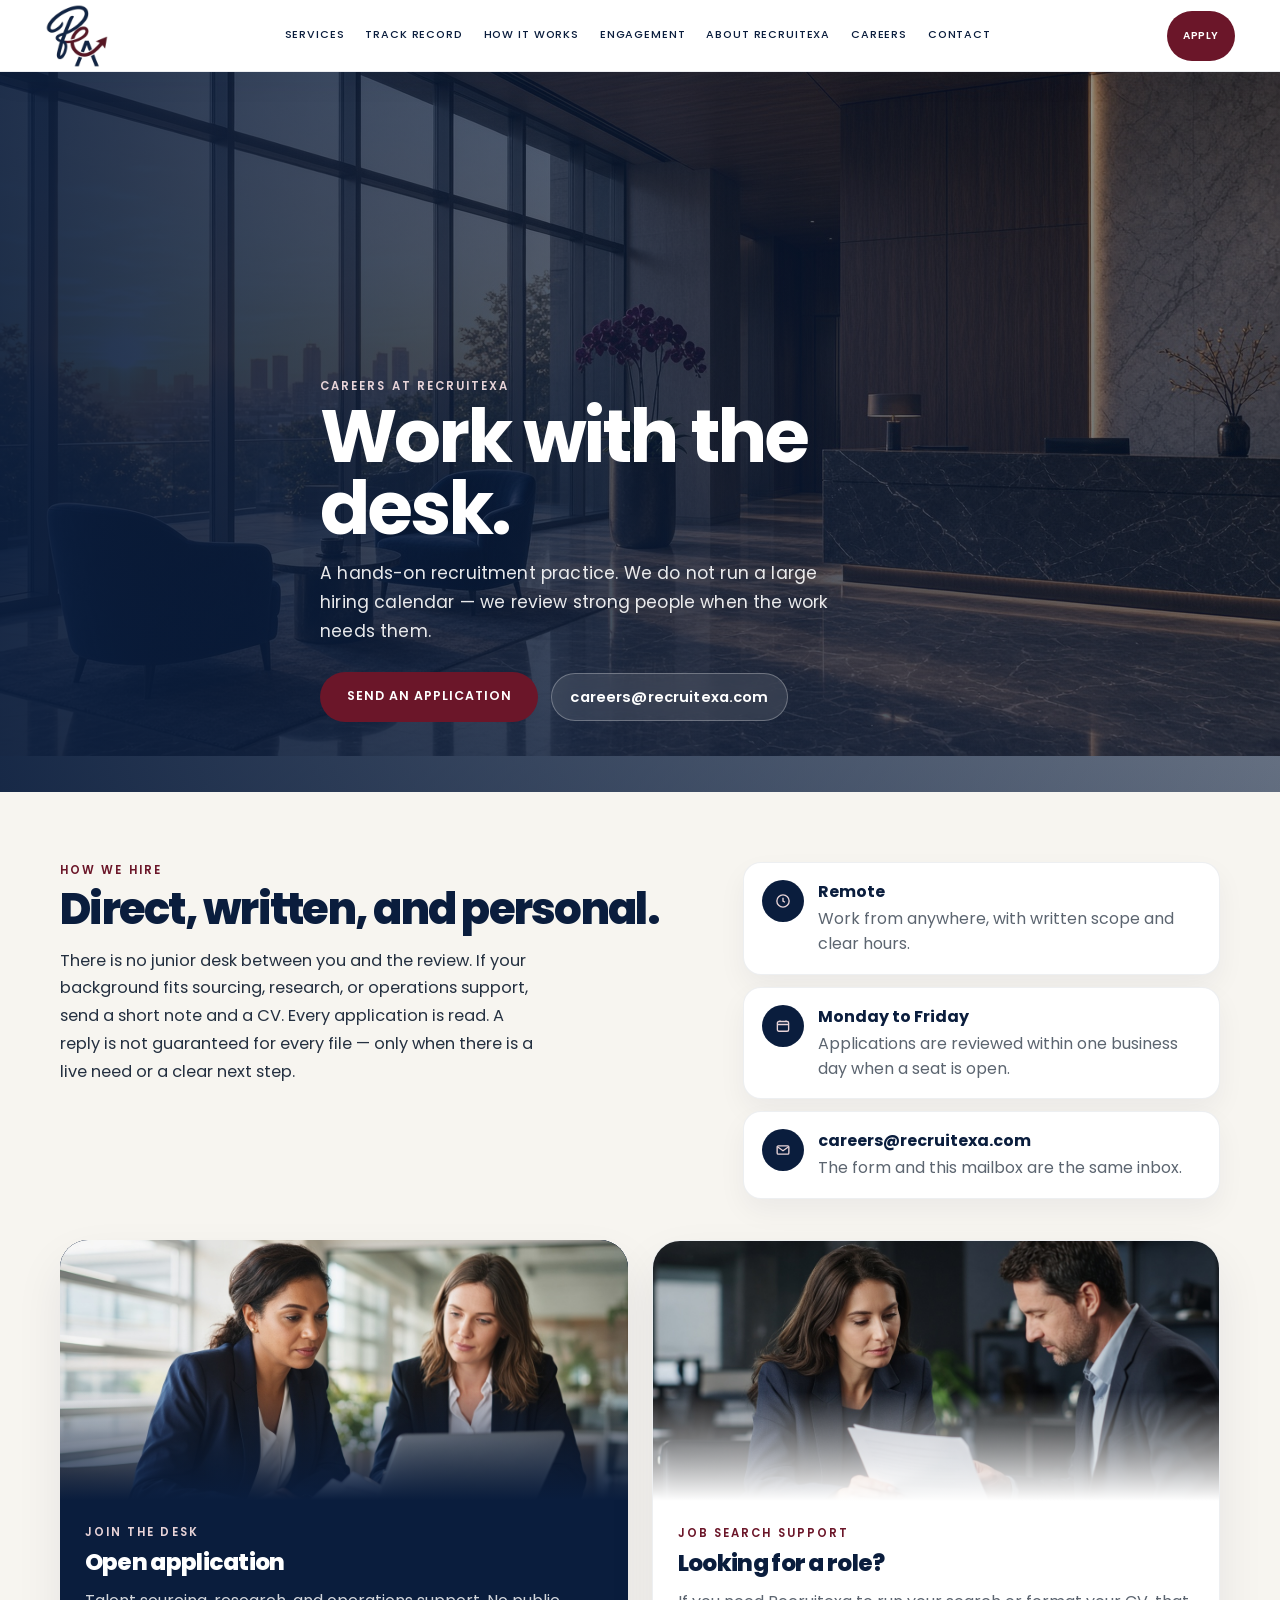
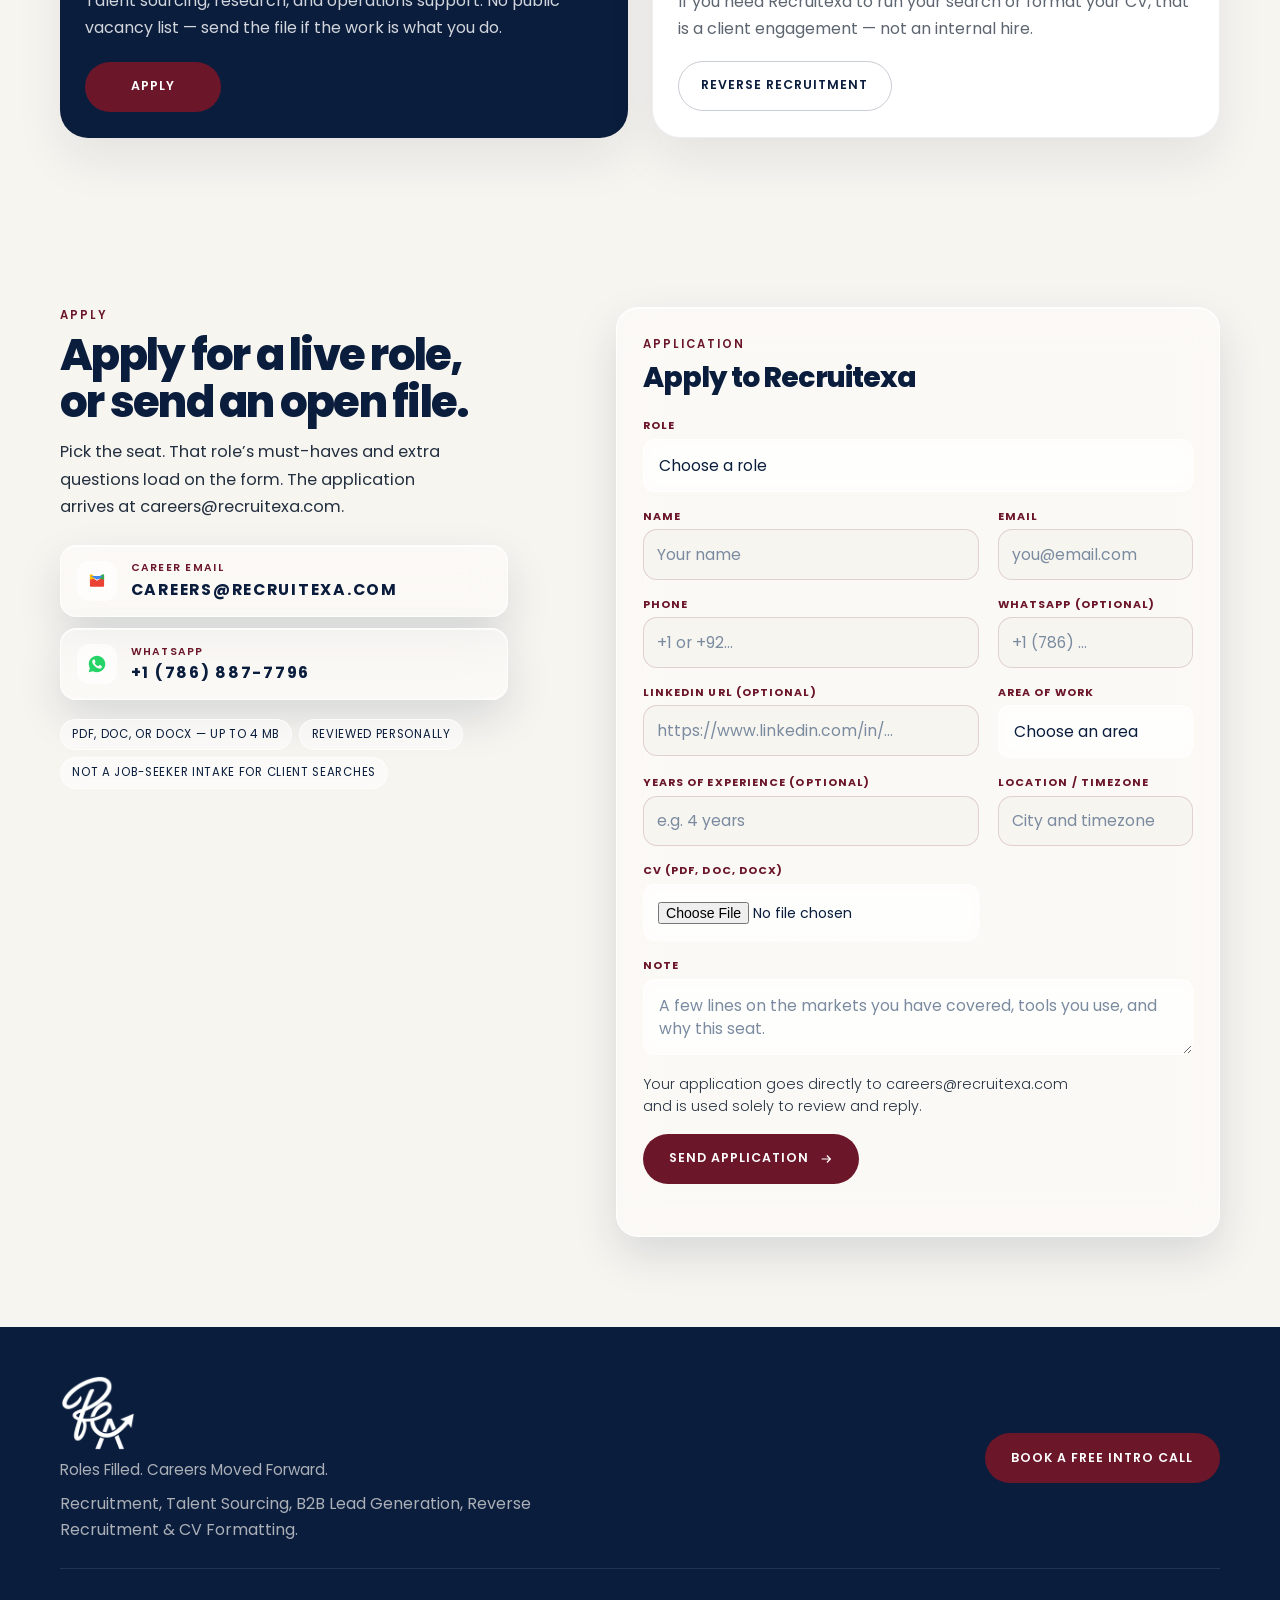
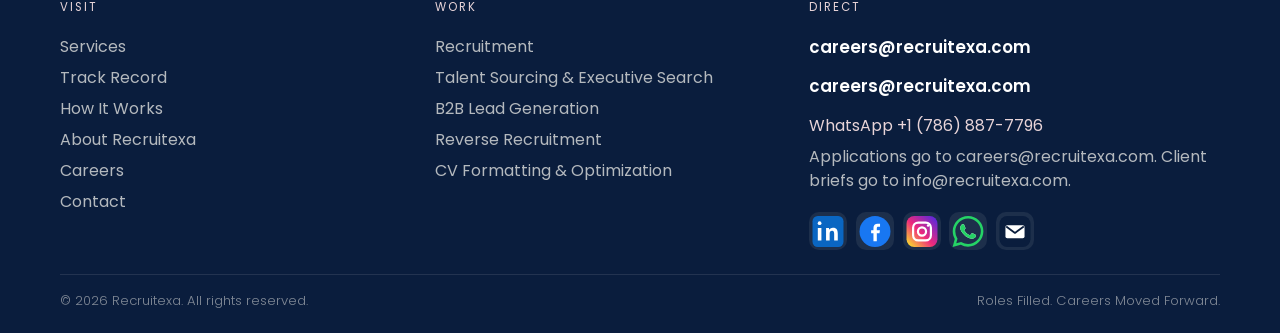
<file: careers.html>
﻿<!DOCTYPE html>
<html lang="en" class="skip-intro">
<head>
  <meta charset="utf-8">
  <meta name="viewport" content="width=device-width, initial-scale=1">
  <script async src="https://www.googletagmanager.com/gtm.js?id=GTM-MP5BC5MK"></script>
  <script>
    window.dataLayer = window.dataLayer || [];
    function gtag(){dataLayer.push(arguments);}
    gtag('js', new Date());
  </script>
  <title>Careers | Recruitexa</title>
  <meta name="description" content="Careers at Recruitexa. Open applications are reviewed personally at careers@recruitexa.com.">
  <meta name="theme-color" content="#0A1D3D">
  <link rel="icon" href="favicon.png" type="image/png">
  <link rel="preconnect" href="https://fonts.googleapis.com">
  <link rel="preconnect" href="https://fonts.gstatic.com" crossorigin>
  <link href="https://fonts.googleapis.com/css2?family=Poppins:wght@400;500;600;700;800&display=swap" rel="stylesheet">
  <script>
    document.documentElement.classList.add("js", "skip-intro");
    try {
      document.documentElement.setAttribute("data-theme", localStorage.getItem("aroosa-theme") === "dark" ? "dark" : "light");
    } catch (err) {
      document.documentElement.setAttribute("data-theme", "light");
    }
  </script>
  <link rel="stylesheet" href="styles.css?v=115">
</head>
<body class="career-page" data-email="careers@recruitexa.com">
  <noscript><iframe src="https://www.googletagmanager.com/ns.html?id=GTM-MP5BC5MK" height="0" width="0" style="display:none;visibility:hidden"></iframe></noscript>
  <svg class="sprite" aria-hidden="true">
    <symbol id="logo-in" viewBox="0 0 24 24">
      <rect width="24" height="24" rx="4" fill="#0A66C2"/>
      <circle cx="5.5" cy="5.6" r="1.45" fill="#fff"/>
      <path fill="#fff" d="M4.1 9.3h2.8V19H4.1zM10.1 9.3h2.68v1.32h.05c.42-.78 1.45-1.6 2.98-1.6 3.18 0 3.77 2.1 3.77 4.82V19h-2.8v-4.85c0-1.16-.02-2.65-1.62-2.65-1.62 0-1.87 1.26-1.87 2.57V19h-2.8V9.3z"/>
    </symbol>
    <symbol id="logo-fb" viewBox="0 0 24 24">
      <circle cx="12" cy="12" r="12" fill="#1877F2"/>
      <path fill="#fff" d="M13.4 19.6v-6.2h2.1l.3-2.4h-2.4V9.5c0-.7.2-1.2 1.2-1.2h1.3V6.1c-.2 0-1-.1-1.9-.1-1.9 0-3.2 1.15-3.2 3.26v1.8H9v2.4h1.8v6.2h2.6z"/>
    </symbol>
    <linearGradient id="igGrad" x1="2" y1="22" x2="22" y2="2" gradientUnits="userSpaceOnUse">
      <stop offset="0" stop-color="#f9ce34"/>
      <stop offset=".45" stop-color="#ee2a7b"/>
      <stop offset="1" stop-color="#6228d7"/>
    </linearGradient>
    <symbol id="logo-ig" viewBox="0 0 24 24">
      <rect width="24" height="24" rx="6" fill="url(#igGrad)"/>
      <rect x="5.1" y="5.1" width="13.8" height="13.8" rx="4" fill="none" stroke="#fff" stroke-width="1.7"/>
      <circle cx="12" cy="12" r="3.15" fill="none" stroke="#fff" stroke-width="1.7"/>
      <circle cx="16.7" cy="7.35" r=".95" fill="#fff"/>
    </symbol>
    <symbol id="logo-wa" viewBox="0 0 24 24">
      <path fill="#fff" d="M17.472 14.382c-.297-.149-1.758-.867-2.03-.967-.273-.099-.471-.148-.67.15-.197.297-.769.966-.94 1.164-.173.199-.347.223-.644.075-.297-.15-1.255-.463-2.39-1.475-.883-.788-1.48-1.761-1.653-2.059-.173-.297-.018-.458.13-.606.134-.133.298-.347.446-.52.149-.174.198-.298.298-.497.099-.198.05-.371-.025-.52-.075-.149-.669-1.612-.916-2.207-.242-.579-.487-.5-.669-.51-.173-.008-.371-.01-.57-.01-.198 0-.52.074-.792.372-.272.297-1.04 1.016-1.04 2.479 0 1.462 1.065 2.875 1.213 3.074.149.198 2.096 3.2 5.077 4.487.709.306 1.262.489 1.694.625.712.227 1.36.195 1.871.118.571-.085 1.758-.719 2.006-1.413.248-.694.248-1.289.173-1.413-.074-.124-.272-.198-.57-.347"/>
      <path fill="#25D366" fill-rule="evenodd" d="M17.472 14.382c-.297-.149-1.758-.867-2.03-.967-.273-.099-.471-.148-.67.15-.197.297-.769.966-.94 1.164-.173.199-.347.223-.644.075-.297-.15-1.255-.463-2.39-1.475-.883-.788-1.48-1.761-1.653-2.059-.173-.297-.018-.458.13-.606.134-.133.298-.347.446-.52.149-.174.198-.298.298-.497.099-.198.05-.371-.025-.52-.075-.149-.669-1.612-.916-2.207-.242-.579-.487-.5-.669-.51-.173-.008-.371-.01-.57-.01-.198 0-.52.074-.792.372-.272.297-1.04 1.016-1.04 2.479 0 1.462 1.065 2.875 1.213 3.074.149.198 2.096 3.2 5.077 4.487.709.306 1.262.489 1.694.625.712.227 1.36.195 1.871.118.571-.085 1.758-.719 2.006-1.413.248-.694.248-1.289.173-1.413-.074-.124-.272-.198-.57-.347m-5.421 7.403h-.004a9.87 9.87 0 0 1-5.031-1.378l-.361-.214-3.741.982.998-3.648-.235-.374a9.86 9.86 0 0 1-1.51-5.26c.001-5.45 4.436-9.884 9.888-9.884 2.64 0 5.122 1.03 6.988 2.898a9.825 9.825 0 0 1 2.893 6.994c-.003 5.45-4.435 9.884-9.885 9.884m8.413-18.297A11.815 11.815 0 0 0 12.05 0C5.495 0 .16 5.335.157 11.892c0 2.096.547 4.142 1.588 5.945L.057 24l6.305-1.654a11.882 11.882 0 0 0 5.683 1.448h.005c6.554 0 11.89-5.335 11.893-11.893a11.821 11.821 0 0 0-3.48-8.413z"/>
    </symbol>
    <symbol id="logo-mail" viewBox="0 0 24 24">
      <rect width="24" height="24" rx="6" fill="#0A1D3D"/>
      <rect x="4.6" y="7.2" width="14.8" height="10" rx="1.4" fill="#fff"/>
      <path d="M5.2 8.1 12 13.1l6.8-5" fill="none" stroke="#0A1D3D" stroke-width="1.4" stroke-linejoin="round"/>
    </symbol>
  </svg>
  <a class="skip" href="#apply">Skip to apply</a>

  <header class="nav" id="nav">
    <a class="wordmark" href="index.html#top" aria-label="Recruitexa">
      <img class="brand-mark" src="assets/logo.png?v=ra3" alt="Recruitexa">
    </a>
    <nav class="nav-links" aria-label="Primary">
      <a href="index.html#services">Services</a>
      <a href="index.html#record">Track Record</a>
      <a href="index.html#method">How It Works</a>
      <a href="index.html#engage">Engagement</a>
      <a href="index.html#about">About Recruitexa</a>
      <a href="careers.html" aria-current="page">Careers</a>
      <a href="index.html#contact">Contact</a>
    </nav>
    <div class="nav-side">
      <a class="btn btn-cyan nav-mail" href="#apply">Apply</a>
      <button class="nav-toggle" type="button" aria-expanded="false" aria-controls="nav-panel">
        <span class="sr">Menu</span>
        <i></i><i></i><i></i>
      </button>
    </div>
  </header>

  <div class="nav-panel" id="nav-panel" hidden>
    <div class="nav-panel-inner">
      <a href="index.html#services">Services</a>
      <a href="index.html#record">Track Record</a>
      <a href="index.html#method">How It Works</a>
      <a href="index.html#engage">Engagement</a>
      <a href="index.html#about">About Recruitexa</a>
      <a href="careers.html" aria-current="page">Careers</a>
      <a href="index.html#contact">Contact</a>
      <p class="nav-panel-foot">Recruitexa · careers@recruitexa.com</p>
      <button class="panel-close" type="button" data-close>Close</button>
    </div>
  </div>

  <main>
    <section class="service-hero career-hero" id="top">
      <img src="assets/lux-lobby.jpg" alt="A quiet professional lobby.">
      <div class="career-hero-shade" aria-hidden="true"></div>
      <div class="wrap career-hero-copy">
        <p class="kicker">Careers at Recruitexa</p>
        <h1>Work with the desk.</h1>
        <p class="hero-lead">A hands-on recruitment practice. We do not run a large hiring calendar — we review strong people when the work needs them.</p>
        <div class="career-hero-actions">
          <a class="btn btn-cyan" href="#apply">Send an application</a>
          <a class="career-mail-chip" href="mailto:careers@recruitexa.com">careers@recruitexa.com</a>
        </div>
      </div>
    </section>

    <section class="section career-body">
      <div class="wrap career-intro">
        <div class="career-intro-copy">
          <p class="kicker">How we hire</p>
          <h2>Direct, written, and personal.</h2>
          <p class="section-lead">There is no junior desk between you and the review. If your background fits sourcing, research, or operations support, send a short note and a CV. Every application is read. A reply is not guaranteed for every file — only when there is a live need or a clear next step.</p>
        </div>
        <ul class="career-points">
          <li>
            <span class="career-ic" aria-hidden="true">
              <svg viewBox="0 0 24 24" fill="none" stroke="currentColor" stroke-width="1.8"><circle cx="12" cy="12" r="8.2"/><path d="M12 7.8v4.4l2.6 1.5"/></svg>
            </span>
            <span><strong>Remote</strong> Work from anywhere, with written scope and clear hours.</span>
          </li>
          <li>
            <span class="career-ic" aria-hidden="true">
              <svg viewBox="0 0 24 24" fill="none" stroke="currentColor" stroke-width="1.8"><rect x="4.5" y="6" width="15" height="13" rx="2"/><path d="M8 6V4.8M16 6V4.8M4.5 10h15"/></svg>
            </span>
            <span><strong>Monday to Friday</strong> Applications are reviewed within one business day when a seat is open.</span>
          </li>
          <li>
            <span class="career-ic" aria-hidden="true">
              <svg viewBox="0 0 24 24" fill="none" stroke="currentColor" stroke-width="1.8"><rect x="4.2" y="6.5" width="15.6" height="11" rx="1.6"/><path d="M5 8l7 5 7-5"/></svg>
            </span>
            <span><strong>careers@recruitexa.com</strong> The form and this mailbox are the same inbox.</span>
          </li>
        </ul>
      </div>

      <div class="wrap career-jobs-wrap" data-jobs hidden>
        <p class="kicker">Open roles</p>
        <h2>Live seats</h2>
        <p class="section-lead">Each live seat has its own must-haves and apply questions. Open the form from the role you want.</p>
        <div class="career-jobs" data-jobs-list></div>
      </div>

      <div class="wrap career-paths">
        <article class="career-path career-path--join">
          <div class="career-path-media">
            <img src="assets/pro-people.jpg" alt="Recruiters reviewing candidate files together.">
          </div>
          <div class="career-path-copy">
            <p class="kicker">Join the desk</p>
            <h3>Open application</h3>
            <p>Talent sourcing, research, and operations support. No public vacancy list — send the file if the work is what you do.</p>
            <a class="btn btn-cyan" href="#apply">Apply</a>
          </div>
        </article>
        <article class="career-path career-path--seek">
          <div class="career-path-media">
            <img src="assets/pro-cv.jpg" alt="A recruiter reviewing a CV with a candidate.">
          </div>
          <div class="career-path-copy">
            <p class="kicker">Job search support</p>
            <h3>Looking for a role?</h3>
            <p>If you need Recruitexa to run your search or format your CV, that is a client engagement — not an internal hire.</p>
            <a class="btn btn-ghost" href="service.html?id=reverse-recruiting">Reverse Recruitment</a>
          </div>
        </article>
      </div>
    </section>

    <section class="contact career-apply" id="apply">
      <div class="wrap contact-wrap">
        <div class="contact-copy">
          <p class="kicker">Apply</p>
          <h2>Apply for a live role, or send an open file.</h2>
          <p class="contact-lead">Pick the seat. That role’s must-haves and extra questions load on the form. The application arrives at careers@recruitexa.com.</p>
          <div class="contact-channels">
            <a class="channel" href="mailto:careers@recruitexa.com">
              <span class="channel-ic" aria-hidden="true">
                <svg viewBox="0 0 24 24"><path fill="#EA4335" d="M20.5 6.4v11.2c0 .7-.6 1.3-1.3 1.3H4.8c-.7 0-1.3-.6-1.3-1.3V6.4l8.5 5.3 8.5-5.3z"/><path fill="#FBBC04" d="M3.5 6.4V5.2c0-.7.6-1.2 1.3-1.2h.4l7 4.4-8.7 2z"/><path fill="#34A853" d="M20.5 6.4V5.2c0-.7-.6-1.2-1.3-1.2h-.4l-7 4.4 8.7 2z"/><path fill="#4285F4" d="M12.2 10.6L4.8 6H19l-6.8 4.6z"/></svg>
              </span>
              <span class="channel-copy">
                <span>Career email</span>
                <strong>careers@recruitexa.com</strong>
              </span>
            </a>
            <a class="channel" href="https://wa.me/17868877796">
              <span class="channel-ic" aria-hidden="true">
                <svg viewBox="0 0 24 24"><path fill="#25D366" d="M12.04 2C6.58 2 2.13 6.45 2.13 11.91c0 1.75.46 3.45 1.32 4.95L2 22l5.25-1.38c1.45.79 3.08 1.21 4.79 1.21 5.46 0 9.91-4.45 9.91-9.91C21.95 6.45 17.5 2 12.04 2zm5.79 14.08c-.24.68-1.4 1.26-1.94 1.34-.5.08-1.13.11-1.82-.11-.42-.14-.96-.31-1.65-.61-2.9-1.26-4.79-4.18-4.94-4.37-.14-.19-1.19-1.58-1.19-3.01 0-1.43.75-2.13 1.02-2.42.26-.29.58-.36.77-.36.19 0 .38 0 .54.01.17.01.41-.07.64.49.24.57.81 1.98.88 2.12.07.14.12.31.02.5-.1.19-.14.31-.29.48-.14.17-.3.37-.43.5-.14.14-.29.29-.12.56.16.28.73 1.2 1.57 1.94 1.08.96 1.99 1.26 2.27 1.4.28.14.44.12.61-.07.16-.19.7-.81.88-1.09.19-.28.37-.23.62-.14.26.1 1.63.77 1.91.91.28.14.47.21.54.32.07.12.07.68-.17 1.36z"/></svg>
              </span>
              <span class="channel-copy">
                <span>WhatsApp</span>
                <strong>+1 (786) 887-7796</strong>
              </span>
            </a>
          </div>
          <ul class="contact-points">
            <li>PDF, DOC, or DOCX — up to 4 MB</li>
            <li>Reviewed personally</li>
            <li>Not a job-seeker intake for client searches</li>
          </ul>
        </div>
        <div class="contact-panel">
          <form id="brief" action="send.php" method="post" enctype="multipart/form-data" data-intent="career" novalidate>
            <input type="hidden" name="intent" value="career">
            <p class="kicker">Application</p>
            <h3 class="form-title" data-apply-title>Apply to Recruitexa</h3>
            <input type="hidden" name="job_id" value="" data-apply-job>
            <div class="apply-needs" data-apply-needs hidden></div>
            <div class="form-grid">
              <label class="field field-wide">
                <span>Role</span>
                <select name="role" required data-apply-role>
                  <option value="" selected disabled>Choose a role</option>
                  <option value="Open application">Open application</option>
                </select>
              </label>
              <div class="field-wide apply-extra" data-apply-extra></div>
              <label class="field">
                <span>Name</span>
                <input name="name" type="text" autocomplete="name" maxlength="120" required placeholder="Your name">
              </label>
              <label class="field">
                <span>Email</span>
                <input name="email" type="email" autocomplete="email" maxlength="160" required placeholder="you@email.com">
              </label>
              <label class="field">
                <span>Phone</span>
                <input name="phone" type="tel" maxlength="40" required placeholder="+1 or +92…">
              </label>
              <label class="field">
                <span>WhatsApp (optional)</span>
                <input name="whatsapp" type="tel" maxlength="40" placeholder="+1 (786) …">
              </label>
              <label class="field">
                <span>LinkedIn URL (optional)</span>
                <input name="company" type="url" maxlength="160" placeholder="https://www.linkedin.com/in/…">
              </label>
              <label class="field">
                <span>Area of work</span>
                <select name="service" required>
                  <option value="" selected disabled>Choose an area</option>
                  <option>Talent sourcing</option>
                  <option>Recruitment operations</option>
                  <option>Research / lead generation</option>
                  <option>Other</option>
                </select>
              </label>
              <label class="field">
                <span>Years of experience (optional)</span>
                <input name="experience" type="text" maxlength="40" placeholder="e.g. 4 years">
              </label>
              <label class="field">
                <span>Location / timezone</span>
                <input name="timeline" type="text" maxlength="160" required placeholder="City and timezone">
              </label>
              <label class="field">
                <span>CV (PDF, DOC, DOCX)</span>
                <input name="cv" type="file" required accept=".pdf,.doc,.docx,application/pdf,application/msword,application/vnd.openxmlformats-officedocument.wordprocessingml.document">
              </label>
              <label class="field field-wide">
                <span>Note</span>
                <textarea name="message" maxlength="4000" required placeholder="A few lines on the markets you have covered, tools you use, and why this seat."></textarea>
              </label>
            </div>
            <div class="hp" aria-hidden="true">
              <label>Leave this blank<input name="website" type="text" tabindex="-1" autocomplete="off"></label>
            </div>
            <div class="form-actions">
              <p class="form-hint">Your application goes directly to careers@recruitexa.com and is used solely to review and reply.</p>
              <button class="btn btn-cyan" type="submit">Send application
                <svg viewBox="0 0 16 16" aria-hidden="true"><path d="M3 8h10M9 4l4 4-4 4" fill="none" stroke="currentColor" stroke-width="1.4"/></svg>
              </button>
            </div>
            <p class="form-note" id="form-note" role="status"></p>
          </form>
          <div class="form-success" id="form-success" hidden tabindex="-1">
            <p class="kicker">Sent</p>
            <h3>Thank you. Your application has been received at careers@recruitexa.com.</h3>
            <p>If there is a live need that fits, you will hear back. You can also write directly to <a href="mailto:careers@recruitexa.com">careers@recruitexa.com</a>.</p>
            <button class="btn btn-cyan" type="button" id="write-again">Send another</button>
          </div>
        </div>
      </div>
    </section>
  </main>

  <footer class="footer">
    <div class="wrap footer-top">
      <div>
        <a class="wordmark" href="index.html#top" aria-label="Recruitexa">
          <img class="brand-mark" src="assets/logo.png?v=ra3" alt="Recruitexa">
        </a>
        <p class="footer-tag">Roles Filled. Careers Moved Forward.</p>
        <p>Recruitment, Talent Sourcing, B2B Lead Generation, Reverse Recruitment &amp; CV Formatting.</p>
      </div>
      <a class="btn btn-cyan" href="index.html#book">Book a Free Intro Call</a>
    </div>
    <div class="wrap footer-grid">
      <div>
        <p class="kicker">Visit</p>
        <a href="index.html#services">Services</a>
        <a href="index.html#record">Track Record</a>
        <a href="index.html#method">How It Works</a>
        <a href="index.html#about">About Recruitexa</a>
        <a href="careers.html">Careers</a>
        <a href="index.html#contact">Contact</a>
      </div>
      <div>
        <p class="kicker">Work</p>
        <a href="service.html?id=recruitment">Recruitment</a>
        <a href="service.html?id=talent-sourcing">Talent Sourcing &amp; Executive Search</a>
        <a href="service.html?id=lead-generation">B2B Lead Generation</a>
        <a href="service.html?id=reverse-recruiting">Reverse Recruitment</a>
        <a href="service.html?id=cv-career">CV Formatting &amp; Optimization</a>
      </div>
      <div class="footer-email">
        <p class="kicker">Direct</p>
        <a class="footer-mail" href="mailto:careers@recruitexa.com">careers@recruitexa.com</a>
        <a class="footer-mail" href="mailto:info@recruitexa.com" data-email-link>info@recruitexa.com</a>
        <a href="https://wa.me/17868877796">WhatsApp +1 (786) 887-7796</a>
        <p>Applications go to careers@recruitexa.com. Client briefs go to info@recruitexa.com.</p>
        <div class="socials">
          <a class="soc-in" href="https://www.linkedin.com/company/recruitexa" aria-label="LinkedIn" target="_blank" rel="noopener noreferrer"><svg aria-hidden="true"><use href="#logo-in"/></svg></a>
          <a class="soc-fb" href="https://www.facebook.com/profile.php?id=61596615153483" aria-label="Facebook" target="_blank" rel="noopener noreferrer"><svg aria-hidden="true"><use href="#logo-fb"/></svg></a>
          <a class="soc-ig" href="https://www.instagram.com/recruitexa/" aria-label="Instagram" target="_blank" rel="noopener noreferrer"><svg aria-hidden="true"><use href="#logo-ig"/></svg></a>
          <a class="soc-wa" href="https://wa.me/17868877796" aria-label="WhatsApp" target="_blank" rel="noopener noreferrer"><svg aria-hidden="true"><use href="#logo-wa"/></svg></a>
          <a class="soc-mail" href="mailto:careers@recruitexa.com" aria-label="Email"><svg aria-hidden="true"><use href="#logo-mail"/></svg></a>
        </div>
      </div>
    </div>
    <div class="wrap footer-base">
      <p>© <span data-year>2026</span> Recruitexa. All rights reserved.</p>
      <p>Roles Filled. Careers Moved Forward.</p>
    </div>
  </footer>

  <script src="main.js?v=53"></script>
</body>
</html>
</file>
<file: styles.css>
:root {
  --ice: #F7F5F0;
  --white: #FFFFFF;
  --navy: #0A1D3D;
  --navy-2: #0A1D3D;
  --blue: #6B1629;
  --blue-deep: #6B1629;
  --sky: #F7F5F0;
  --line: rgba(107, 22, 41, 0.16);
  --muted: #5c6570;
  --text: #0A1D3D;
  --deep: #0A1D3D;
  --danger: #b42318;
  --glass: rgba(247, 245, 240, 0.78);
  --glass-strong: rgba(255, 255, 255, 0.94);
  --sheen: rgba(255, 255, 255, 0.55);
  --orb: rgba(107, 22, 41, 0.28);
  --orb-2: rgba(10, 29, 61, 0.22);
  --orb-3: rgba(10, 29, 61, 0.14);
  --serif: "Poppins", "Segoe UI", sans-serif;
  --sans: "Poppins", "Segoe UI", sans-serif;
  --cyan: #0A1D3D;
  --maroon: #6B1629;
  --pad: clamp(1.15rem, 3.5vw, 3.5rem);
  --nav: 4.5rem;
  --ease: cubic-bezier(0.22, 1, 0.36, 1);
  --radius: 22px;
}

html[data-theme="dark"] {
  --ice: #0A1D3D;
  --white: #10203c;
  --navy: #F7F5F0;
  --navy-2: #d5e4ff;
  --blue: #e7b3c0;
  --blue-deep: #f3d5dc;
  --sky: #15243c;
  --line: rgba(231, 179, 192, 0.22);
  --muted: #c5d0e4;
  --text: #F7F5F0;
  --deep: #0A1D3D;
  --glass: rgba(14, 28, 56, 0.66);
  --glass-strong: rgba(12, 26, 52, 0.82);
  --sheen: rgba(214, 228, 255, 0.14);
  --orb: rgba(107, 22, 41, 0.45);
  --orb-2: rgba(10, 29, 61, 0.4);
  --orb-3: rgba(231, 179, 192, 0.16);
  color-scheme: dark;
}

*,
*::before,
*::after { box-sizing: border-box; }

html { scroll-behavior: smooth; background: var(--ice); color-scheme: light; }

body {
  margin: 0;
  background: var(--ice);
  color: var(--text);
  font-family: var(--sans);
  font-size: 1rem;
  line-height: 1.5;
  text-rendering: optimizeLegibility;
  -webkit-font-smoothing: antialiased;
}

body.menu-open { overflow: hidden; }

h1, h2, h3, p, dl, dd { margin: 0; }
ul, ol { list-style: none; margin: 0; padding: 0; }
a { color: inherit; text-decoration: none; }
button, input, select, textarea { font: inherit; color: inherit; }
button { cursor: pointer; background: none; border: 0; padding: 0; }
img, svg { display: block; max-width: 100%; }

::selection { background: #6B1629; color: #fff; }
:focus { outline: none; }
:focus-visible { outline: 2px solid var(--blue); outline-offset: 3px; }

.sr {
  position: absolute;
  width: 1px;
  height: 1px;
  padding: 0;
  margin: -1px;
  overflow: hidden;
  clip: rect(0, 0, 0, 0);
  white-space: nowrap;
  border: 0;
}

.skip {
  position: absolute;
  left: 1rem;
  top: -4rem;
  z-index: 800;
  background: var(--navy);
  color: var(--white);
  padding: 0.55rem 0.85rem;
}
.skip:focus { top: 0.7rem; }

.progress {
  position: fixed;
  top: 0;
  left: 0;
  width: 100%;
  height: 3px;
  background: linear-gradient(90deg, var(--blue-deep), var(--blue), #7eb0ff);
  transform: scaleX(0);
  transform-origin: 0 50%;
  z-index: 500;
  pointer-events: none;
}

.wrap {
  width: min(1160px, calc(100% - var(--pad) * 2));
  margin-inline: auto;
}

@keyframes noteIn {
  to { opacity: 1; transform: none; }
}

@keyframes noteOut {
  to { opacity: 0; transform: translateY(-8px); }
}

.method-layout {
  display: grid;
  grid-template-columns: minmax(0, 1fr) 16.5rem;
  gap: 1.4rem;
  align-items: start;
}

.method-feed {
  position: sticky;
  top: calc(var(--nav) + 0.8rem);
  display: grid;
  gap: 0.8rem;
}

.toast-stack {
  display: grid;
  gap: 0.55rem;
}

.step-note,
.ping {
  padding: 0.75rem 0.9rem;
  transform: translateY(10px);
  opacity: 0;
  animation: noteIn 0.4s var(--ease) forwards;
}

.step-note.is-out,
.ping.is-out { animation: noteOut 0.35s ease forwards; }

.step-note {
  border-radius: 16px;
  box-shadow: 0 16px 36px rgba(14, 47, 107, 0.18);
}

.step-note {
  background: rgba(255, 252, 249, 0.94);
  color: var(--navy);
  border: 1px solid rgba(10, 29, 61, 0.12);
}

.step-note strong {
  display: block;
  font-size: 0.68rem;
  letter-spacing: 0.14em;
  text-transform: uppercase;
  color: #6B1629;
}

.step-note span {
  display: block;
  margin-top: 0.2rem;
  font-size: 0.88rem;
  font-weight: 300;
  color: var(--muted);
}

.ping-stack {
  position: fixed;
  z-index: 70;
  right: 1rem;
  bottom: 1rem;
  display: grid;
  gap: 0.7rem;
  width: min(20.5rem, calc(100vw - 2rem));
}

.ping {
  position: relative;
  display: grid;
  grid-template-columns: auto 1fr;
  gap: 0.75rem;
  padding: 0.9rem 2rem 0.95rem 0.9rem;
  border-radius: 22px;
  background: rgba(255, 252, 249, 0.92);
  color: var(--navy);
  border: 1px solid rgba(10, 29, 61, 0.12);
  box-shadow: 0 18px 40px rgba(14, 47, 107, 0.16);
  backdrop-filter: blur(18px);
}

.ping-face {
  width: 42px;
  height: 42px;
  border-radius: 50%;
  object-fit: cover;
  box-shadow: 0 0 0 3px #F7F5F0;
}

.ping-who {
  font-size: 0.68rem;
  letter-spacing: 0.14em;
  text-transform: uppercase;
  color: #6B1629;
}

.ping p {
  margin: 0.22rem 0 0.7rem;
  font-family: var(--serif);
  font-size: 1.18rem;
  line-height: 1.25;
  letter-spacing: -0.02em;
}

.ping-actions {
  display: flex;
  flex-wrap: wrap;
  gap: 0.4rem;
}

.ping-actions a,
.ping-actions button:not(.ping-x) {
  padding: 0.38rem 0.7rem;
  border-radius: 999px;
  background: #0A1D3D;
  color: #F7F5F0;
  font-size: 0.7rem;
  font-weight: 600;
  letter-spacing: 0.04em;
}

.ping-actions .ghost {
  background: transparent;
  color: #0A1D3D;
  border: 1px solid rgba(10, 29, 61, 0.22);
}

.ping-x {
  position: absolute;
  top: 0.45rem;
  right: 0.5rem;
  width: 1.5rem;
  height: 1.5rem;
  color: var(--muted);
  font-size: 1.15rem;
}

.kicker {
  font-size: 0.72rem;
  font-weight: 500;
  letter-spacing: 0.2em;
  text-transform: uppercase;
  color: var(--blue);
}

h2 {
  font-family: var(--serif);
  font-weight: 500;
  font-size: clamp(2.5rem, 4.8vw, 4.1rem);
  line-height: 0.96;
  letter-spacing: -0.03em;
  color: var(--navy);
}

.section { padding: clamp(3.2rem, 7vh, 5.4rem) 0; }
.section-head { margin-bottom: 1.4rem; }
.section-head h2 { margin-top: 0.35rem; }

main section[id]:not(#top),
.vcard[id] { scroll-margin-top: calc(var(--nav) + 0.5rem); }

/* Intro */

.intro {
  position: fixed;
  inset: 0;
  z-index: 600;
  display: grid;
  place-items: center;
  background: var(--ice);
  color: var(--navy);
  animation: introLeave 0.8s var(--ease) 0.95s forwards;
}

.intro-inner { text-align: center; }

.intro-mark {
  font-family: var(--serif);
  font-style: italic;
  font-size: clamp(4.6rem, 11vw, 7.2rem);
  line-height: 0.8;
  animation: pop 0.75s var(--ease) both;
}

.intro-mark span { color: var(--blue); }

.intro-name {
  margin-top: 0.75rem;
  letter-spacing: 0.32em;
  text-transform: uppercase;
  font-size: 0.72rem;
  font-weight: 500;
  animation: pop 0.75s var(--ease) 0.12s both;
}

html.skip-intro .intro { display: none; }

@keyframes pop {
  from { opacity: 0; transform: translateY(14px); }
  to { opacity: 1; transform: none; }
}

@keyframes introLeave {
  to { transform: translateY(-102%); visibility: hidden; }
}

/* Nav */

.nav {
  position: fixed;
  inset: 0 0 auto 0;
  z-index: 200;
  height: var(--nav);
  display: grid;
  grid-template-columns: 1fr auto 1fr;
  align-items: center;
  padding-inline: var(--pad);
  color: var(--navy);
  background: color-mix(in srgb, var(--ice) 62%, transparent);
  border-bottom: 1px solid transparent;
  backdrop-filter: blur(18px) saturate(1.3);
  transition: background 0.35s ease, box-shadow 0.35s ease, border-color 0.35s ease;
}

.nav.is-solid,
.nav.is-open {
  background: color-mix(in srgb, var(--white) 72%, transparent);
  border-bottom-color: var(--line);
  box-shadow: 0 10px 30px rgba(10, 29, 61, 0.06);
}

.wordmark {
  justify-self: start;
  font-family: var(--serif);
  font-style: italic;
  font-weight: 500;
  font-size: 1.85rem;
  line-height: 1;
  color: var(--navy);
}

.wordmark span { color: var(--blue); }

.nav-links { display: flex; gap: 1.45rem; }

.nav-links a {
  font-size: 0.7rem;
  font-weight: 500;
  letter-spacing: 0.14em;
  text-transform: uppercase;
  position: relative;
}

.nav-links a::after {
  content: "";
  position: absolute;
  left: 0;
  bottom: -0.35rem;
  width: 100%;
  height: 2px;
  background: var(--blue);
  transform: scaleX(0);
  transform-origin: left;
  transition: transform 0.35s var(--ease);
}

.nav-links a:hover { color: var(--blue); }
.nav-links a:hover::after { transform: scaleX(1); }

.nav-side {
  justify-self: end;
  display: flex;
  align-items: center;
  gap: 0.65rem;
}

.theme-toggle {
  width: 42px;
  height: 42px;
  border-radius: 50%;
  border: 1px solid var(--line);
  background: var(--glass);
  color: var(--navy);
  display: grid;
  place-items: center;
  backdrop-filter: blur(12px);
  box-shadow: inset 0 1px 0 var(--sheen);
  transition: transform 0.35s var(--ease), border-color 0.35s ease, background 0.35s ease;
}

.theme-toggle:hover {
  transform: translateY(-2px);
  border-color: var(--blue);
}

.theme-toggle svg {
  width: 18px;
  height: 18px;
  grid-area: 1 / 1;
  transition: opacity 0.35s ease, transform 0.45s var(--ease);
}

html[data-theme="light"] .icon-sun,
html[data-theme="dark"] .icon-moon {
  opacity: 0;
  transform: rotate(-50deg) scale(0.6);
}

.nav-toggle {
  display: none;
  width: 44px;
  height: 44px;
  position: relative;
}

.nav-toggle { color: #fff; }

.nav-toggle i {
  position: absolute;
  left: 12px;
  right: 12px;
  height: 1.5px;
  background: currentColor;
  transition: transform 0.4s var(--ease), top 0.4s var(--ease);
}

.nav-toggle i:first-child { top: 18px; }
.nav-toggle i:last-child { top: 25px; }

.nav-toggle[aria-expanded="true"] i:first-child {
  top: 21px;
  transform: rotate(40deg);
}

.nav-toggle[aria-expanded="true"] i:last-child {
  top: 21px;
  transform: rotate(-40deg);
}

.nav-panel {
  position: fixed;
  inset: var(--nav) 0 0 0;
  z-index: 190;
  background: var(--white);
  overflow: auto;
}

.nav-panel[hidden] { display: none; }

.nav-panel-inner {
  min-height: 100%;
  display: flex;
  flex-direction: column;
  justify-content: center;
  gap: 0.1rem;
  padding: 2rem var(--pad) 3rem;
}

.nav-panel a {
  font-family: var(--serif);
  font-size: clamp(2.6rem, 9vw, 4.4rem);
  line-height: 1.05;
  color: var(--navy);
  transition: color 0.3s ease, padding-left 0.3s ease;
}

.nav-panel a:hover { color: var(--blue); padding-left: 0.35rem; }

.nav-panel-foot { margin-top: 1rem; color: var(--muted); font-weight: 300; }

.panel-close {
  align-self: flex-start;
  margin-top: 1.1rem;
  color: var(--cyan);
  letter-spacing: 0.16em;
  text-transform: uppercase;
  font-size: 0.72rem;
}

/* Buttons */

.btn {
  min-height: 50px;
  padding: 0 1.25rem;
  display: inline-flex;
  align-items: center;
  justify-content: center;
  gap: 0.6rem;
  border-radius: 999px;
  border: 1px solid transparent;
  letter-spacing: 0.13em;
  text-transform: uppercase;
  font-size: 0.68rem;
  font-weight: 500;
  transition: transform 0.35s var(--ease), background 0.35s ease, box-shadow 0.35s ease, color 0.35s ease;
}

.btn svg { width: 14px; height: 14px; }

.btn-blue {
  background: var(--navy);
  color: var(--ice);
  box-shadow: 0 10px 24px rgba(10, 29, 61, 0.18);
}

.btn-blue:hover {
  background: var(--blue);
  transform: translateY(-2px);
  box-shadow: 0 14px 28px rgba(10, 29, 61, 0.28);
}

.btn-line {
  background: var(--glass);
  color: var(--navy);
  border-color: var(--line);
  backdrop-filter: blur(12px);
}

.btn-line:hover {
  border-color: var(--blue);
  color: var(--blue);
  transform: translateY(-2px);
}

/* Moving glass background */

.aurora {
  position: fixed;
  inset: 0;
  z-index: 0;
  pointer-events: none;
  overflow: hidden;
  background:
    radial-gradient(circle at 12% 18%, var(--orb-2), transparent 32%),
    radial-gradient(circle at 88% 8%, var(--orb), transparent 28%),
    linear-gradient(180deg, color-mix(in srgb, var(--sky) 70%, var(--ice)) 0%, var(--ice) 42%, var(--ice) 100%);
}

.aurora::before {
  content: "";
  position: absolute;
  width: 90vw;
  height: 90vw;
  left: 5vw;
  top: -25vw;
  background: conic-gradient(from 40deg, transparent 0%, rgba(10, 29, 61, 0.22) 18%, transparent 36%, rgba(125, 180, 255, 0.28) 58%, transparent 78%);
  filter: blur(46px);
  animation: spinGlow 26s linear infinite;
}

.aurora span {
  position: absolute;
  border-radius: 50%;
  filter: blur(18px);
  animation: floaty 16s ease-in-out infinite;
}

.aurora span:nth-child(1) {
  width: 46vw;
  height: 46vw;
  top: -12vw;
  right: -8vw;
  background: radial-gradient(circle, var(--orb), transparent 68%);
}

.aurora span:nth-child(2) {
  width: 34vw;
  height: 34vw;
  left: -10vw;
  bottom: 8vh;
  background: radial-gradient(circle, var(--orb-2), transparent 70%);
  animation-duration: 18s;
  animation-direction: alternate-reverse;
}

.aurora span:nth-child(3) {
  width: 28vw;
  height: 28vw;
  left: 34vw;
  top: 28vh;
  background: radial-gradient(circle, var(--orb-3), transparent 70%);
  animation-duration: 13s;
  animation-delay: -4s;
}

.aurora span:nth-child(4) {
  width: 18vw;
  height: 18vw;
  right: 12vw;
  bottom: 12vh;
  background: radial-gradient(circle, rgba(59, 130, 246, 0.45), transparent 70%);
  animation-duration: 19s;
  animation-delay: -8s;
}

main, .footer { position: relative; z-index: 1; }

@keyframes floaty {
  0% { transform: translate3d(0, 0, 0) scale(1); }
  40% { transform: translate3d(48px, -36px, 0) scale(1.14); }
  100% { transform: translate3d(-42px, 32px, 0) scale(0.92); }
}

@keyframes spinGlow {
  to { transform: rotate(360deg); }
}

/* Hero */

.hero {
  position: relative;
  min-height: 100svh;
  display: grid;
  grid-template-columns: 1.05fr 0.9fr;
  gap: clamp(1.5rem, 4vw, 3.5rem);
  align-items: center;
  padding: calc(var(--nav) + 1rem) var(--pad) 2.2rem;
  overflow: hidden;
  background: transparent;
}

.hero-copy,
.hero-photo { position: relative; z-index: 1; }

.hero-title {
  margin-top: 0.7rem;
  min-height: 1.15em;
  font-family: var(--serif);
  font-weight: 500;
  font-size: clamp(3rem, 5.6vw, 5.4rem);
  line-height: 0.96;
  letter-spacing: -0.035em;
  color: var(--navy);
}

.typed em { font-style: italic; color: var(--blue); }

.caret {
  display: inline-block;
  width: 0.045em;
  height: 0.72em;
  margin-left: 0.08em;
  background: var(--blue);
  vertical-align: -0.02em;
  animation: blink 0.9s steps(1) infinite;
}

@keyframes blink {
  50% { opacity: 0; }
}

.hero-actions {
  display: flex;
  flex-wrap: wrap;
  gap: 0.75rem;
  margin: 1.7rem 0 1.35rem;
}

.hero .btn-blue,
.contact .btn-blue {
  position: relative;
  overflow: hidden;
  background: linear-gradient(135deg, #0A1D3D, #6B1629 62%, #6B1629);
}

.hero .btn-blue::after,
.contact .btn-blue::after {
  content: "";
  position: absolute;
  inset: 0;
  background: linear-gradient(110deg, transparent 32%, rgba(255, 255, 255, 0.45) 50%, transparent 68%);
  transform: translateX(-130%);
  animation: sheen 3.4s ease-in-out infinite;
  pointer-events: none;
}

.hero .btn-line {
  background: #fffdfb;
  border-color: rgba(122, 48, 64, 0.35);
  color: #0A1D3D;
}

.hero-pills { display: flex; flex-wrap: wrap; gap: 0.7rem; }

.hero-pills a {
  padding: 0.55rem 0.9rem;
  border-radius: 999px;
  border: 0;
  color: #fff;
  font-size: 0.75rem;
  letter-spacing: 0.04em;
  box-shadow: 0 8px 16px rgba(14, 58, 120, 0.16);
  animation: bob 3.4s ease-in-out infinite alternate;
  transition: transform 0.3s ease, filter 0.3s ease;
}

.hero-pills a:nth-child(odd) { background: #0A1D3D; }
.hero-pills a:nth-child(even) { background: #6B1629; }

.hero-pills a:hover {
  animation: none;
  color: #fff;
  filter: brightness(1.08);
  transform: translateY(-3px) scale(1.04);
}

.hero .socials a { animation: bob 3.2s ease-in-out infinite alternate; }
.hero .socials a:nth-child(2) { animation-delay: 0.15s; }
.hero .socials a:nth-child(3) { animation-delay: 0.3s; }
.hero .socials a:nth-child(4) { animation-delay: 0.45s; }
.hero .socials a:nth-child(5) { animation-delay: 0.6s; }
.hero .socials a:hover { animation: none; }

@keyframes sheen {
  0%, 58% { transform: translateX(-130%); }
  100% { transform: translateX(130%); }
}

.socials {
  display: flex;
  flex-wrap: wrap;
  gap: 0.7rem;
  margin-top: 1.45rem;
}

.social-block { margin-top: 1.45rem; }
.social-block .socials { margin-top: 0; }

.social-mail {
  display: inline-block;
  margin-top: 0.75rem;
  color: var(--blue);
  font-size: 0.98rem;
  border-bottom: 1px solid transparent;
}

.hero-copy > .social-mail { margin-top: 1.25rem; }

.social-mail:hover { border-bottom-color: currentColor; }
.footer .social-mail { color: #d7e7ff; }

.sprite { position: absolute; width: 0; height: 0; overflow: hidden; }

.socials a {
  width: 36px;
  height: 36px;
  display: grid;
  place-items: center;
  background: none;
  border: 0;
  border-radius: 8px;
  box-shadow: none;
  transition: transform 0.35s var(--ease);
}

.socials svg { width: 100%; height: 100%; }
.socials a:hover { transform: translateY(-3px) scale(1.08); }

.socials-nav { margin-top: 0; gap: 0.45rem; }
.socials-nav a { width: 28px; height: 28px; }

.footer .socials { margin-top: 0.35rem; }

.hero-photo {
  height: auto;
  display: flex;
  justify-content: center;
  align-items: center;
  background: none;
  border: 0;
  border-radius: 0;
  overflow: visible;
  box-shadow: none;
  padding: 0.6rem 0 1rem;
}

.hero-frame {
  position: relative;
  z-index: 1;
  width: min(78%, 420px);
  aspect-ratio: 1;
  margin: 0;
  border-radius: 50%;
}

.hero-frame::before {
  content: "";
  position: absolute;
  inset: -16px;
  border-radius: 50%;
  border: 1.5px dashed rgba(10, 29, 61, 0.45);
  animation: spin360 28s linear infinite reverse;
}

.hero-ring {
  position: absolute;
  inset: 0;
  border-radius: 50%;
  background: conic-gradient(
    from 0deg,
    #0A1D3D 0deg,
    #7eb6ff 80deg,
    #F7F5F0 150deg,
    #6B1629 230deg,
    #0A1D3D 310deg,
    #0A1D3D 360deg
  );
  -webkit-mask: radial-gradient(farthest-side, transparent calc(100% - 12px), #000 calc(100% - 10px));
  mask: radial-gradient(farthest-side, transparent calc(100% - 12px), #000 calc(100% - 10px));
  animation: spin360 8s linear infinite;
}

.hero-orbit {
  position: absolute;
  inset: 0;
  border-radius: 50%;
  animation: spin360 8s linear infinite;
  pointer-events: none;
  z-index: 2;
}

.hero-orbit span {
  position: absolute;
  top: -5px;
  left: 50%;
  width: 12px;
  height: 12px;
  margin-left: -6px;
  border-radius: 50%;
  background: #fff;
  box-shadow:
    0 0 0 4px rgba(10, 29, 61, 0.22),
    0 0 16px rgba(107, 22, 41, 0.7);
}

.hero-shot {
  position: absolute;
  inset: 18px;
  border-radius: 50%;
  overflow: hidden;
  background: #fff;
  border: 6px solid #fff;
  box-shadow: 0 18px 44px rgba(10, 29, 61, 0.18);
}

.hero-frame img {
  display: block;
  width: 100%;
  height: 100%;
  object-fit: cover;
  object-position: 50% 16%;
}

@keyframes spin360 {
  to { transform: rotate(360deg); }
}

/* Marquee */

.marquee {
  overflow: hidden;
  background: var(--deep);
  color: #eaf2ff;
  padding: 0.85rem 0;
}

.marquee-track {
  display: flex;
  width: max-content;
  animation: ticker 34s linear infinite;
}

.marquee:hover .marquee-track { animation-play-state: paused; }

.marquee-group {
  display: flex;
  flex-shrink: 0;
  align-items: center;
  gap: 1.15rem;
  padding-right: 1.15rem;
  font-family: var(--serif);
  font-style: italic;
  font-size: 1.45rem;
}

.marquee-group span:nth-child(even) { color: #8eb6ff; font-style: normal; }

@keyframes ticker {
  from { transform: translateX(0); }
  to { transform: translateX(-50%); }
}

/* Services */

.services { background: transparent; }

.show-progress {
  display: grid;
  grid-template-columns: repeat(8, minmax(0, 1fr));
  gap: 0.35rem;
  margin: 0 0 0.75rem;
}

.show-progress span {
  display: block;
  height: 5px;
  border-radius: 99px;
  overflow: hidden;
  background: rgba(10, 29, 61, 0.14);
}

.show-progress i {
  display: block;
  height: 100%;
  width: 100%;
  border-radius: inherit;
  background: linear-gradient(90deg, #0A1D3D, #6B1629);
  transform: scaleX(0);
  transform-origin: left;
}

.show-progress span.is-done i { transform: scaleX(1); }
.show-progress span.is-on i {
  animation: showFill 5.2s linear forwards;
}

.show.is-paused .show-progress span.is-on i {
  animation-play-state: paused;
}

@keyframes showFill {
  from { transform: scaleX(0); }
  to { transform: scaleX(1); }
}

.show-rail {
  display: flex;
  flex-wrap: wrap;
  gap: 0.45rem;
  margin: 0 0 1.7rem;
  padding: 0.4rem;
  border-radius: 999px;
  background: color-mix(in srgb, var(--white) 78%, transparent);
  border: 1px solid rgba(10, 29, 61, 0.1);
  box-shadow: 0 10px 28px rgba(14, 47, 107, 0.06);
}

.show-rail button {
  position: relative;
  padding: 0.55rem 0.95rem;
  border-radius: 999px;
  color: var(--navy);
  font-size: 0.82rem;
  font-weight: 500;
  letter-spacing: 0.02em;
  transition: background 0.3s ease, color 0.3s ease, box-shadow 0.3s ease;
}

.show-rail button[aria-selected="true"] {
  color: #F7F5F0;
  background: linear-gradient(135deg, #0A1D3D, #6B1629);
  box-shadow: 0 8px 18px rgba(14, 47, 107, 0.22);
}

.show-rail button:hover { background: rgba(10, 29, 61, 0.08); }
.show-rail button[aria-selected="true"]:hover { background: linear-gradient(135deg, #0A1D3D, #6B1629); }
.show-rail button.is-next {
  box-shadow: inset 0 0 0 1px rgba(107, 22, 41, 0.45);
}

.show-stage { position: relative; perspective: 1400px; }

.show-pane {
  display: none;
  grid-template-columns: minmax(280px, 1.05fr) minmax(280px, 0.95fr);
  gap: clamp(1.2rem, 3vw, 2.6rem);
  align-items: center;
}

.show-pane.is-on { display: grid; }

.show-photo {
  position: relative;
  min-height: 460px;
  border-radius: 22px;
  overflow: hidden;
  background: #F7F5F0;
  box-shadow:
    0 0 0 1px rgba(10, 29, 61, 0.1),
    0 18px 36px rgba(10, 29, 61, 0.12);
}

.show-photo::before {
  content: "";
  position: absolute;
  z-index: 1;
  inset: auto 0 0;
  height: 28%;
  background: linear-gradient(180deg, transparent, rgba(10, 29, 61, 0.28));
  pointer-events: none;
}

.show-tag {
  position: absolute;
  z-index: 2;
  left: 1.1rem;
  bottom: 1.1rem;
  padding: 0.38rem 0.75rem;
  border-radius: 999px;
  background: rgba(255, 252, 249, 0.94);
  color: #0A1D3D;
  font-size: 0.68rem;
  font-weight: 600;
  letter-spacing: 0.14em;
  text-transform: uppercase;
  box-shadow: 0 8px 18px rgba(14, 47, 107, 0.18);
}

.show-photo img {
  position: absolute;
  inset: 0;
  width: 100%;
  height: 100%;
  object-fit: cover;
  filter: saturate(1.04) contrast(1.03);
}

.show-copy h3 {
  color: var(--navy);
  font-family: var(--serif);
  font-size: clamp(2.7rem, 5vw, 4.4rem);
  font-weight: 500;
  letter-spacing: -0.04em;
  line-height: 0.92;
}

.show-line {
  margin-top: 0.7rem;
  color: var(--muted);
  font-family: var(--serif);
  font-size: 1.35rem;
  font-style: italic;
  font-weight: 500;
}

.names {
  display: grid;
  grid-template-columns: 1fr 1fr;
  gap: 0.72rem;
  margin-top: 1.35rem;
  perspective: 1100px;
}

.names li {
  position: relative;
  padding: 0.72rem 0.85rem 0.72rem 1.65rem;
  border-radius: 14px;
  overflow: hidden;
  color: #0A1D3D;
  font-size: 0.9rem;
  font-weight: 500;
  line-height: 1.3;
  background: #F7F5F0;
  border: 1px solid rgba(10, 29, 61, 0.12);
  box-shadow: 0 8px 18px rgba(10, 29, 61, 0.06);
  opacity: 0;
}

.names li:nth-child(even) {
  color: #6B1629;
  background: #fff8f6;
  border-color: rgba(107, 22, 41, 0.16);
}

.names li:nth-child(3n) {
  color: #0A1D3D;
  background: #F7F5F0;
  border-color: rgba(10, 29, 61, 0.12);
}

.names li::before {
  content: "";
  position: absolute;
  left: 0.72rem;
  top: 50%;
  z-index: 1;
  width: 7px;
  height: 7px;
  margin-top: -3.5px;
  border-radius: 50%;
  background: #0A1D3D;
}

.names li:nth-child(even)::before { background: #6B1629; }
.names li:nth-child(3n)::before { background: #0A1D3D; }

.names li::after {
  content: "";
  position: absolute;
  inset: 0;
  background: linear-gradient(115deg, transparent 32%, rgba(255, 255, 255, 0.38), transparent 68%);
  transform: translateX(-130%);
  animation: sheen 4.2s ease-in-out infinite;
  animation-delay: calc(var(--i) * 0.18s);
}

.show-pane.is-on .names li {
  animation: nameIn 0.5s var(--ease) forwards;
  animation-delay: calc(var(--i) * 40ms);
}

.names li:hover {
  transform: translateY(-3px);
  box-shadow: 0 12px 22px rgba(10, 29, 61, 0.12);
}

@keyframes nameIn {
  from { opacity: 0; transform: translateY(12px); }
  to { opacity: 1; transform: none; }
}

@keyframes tileFloat {
  0%, 100% { transform: translateY(0) rotateX(7deg) rotateY(-5deg); }
  50% { transform: translateY(-8px) rotateX(2deg) rotateY(6deg); }
}

@keyframes sheen {
  0%, 58% { transform: translateX(-130%); }
  82%, 100% { transform: translateX(130%); }
}

.show-go {
  display: inline-flex;
  margin-top: 1.15rem;
  padding: 0.72rem 1.2rem;
  border-radius: 999px;
  color: #f6efe9;
  background: linear-gradient(135deg, #0A1D3D, #6B1629 68%, #6B1629);
  box-shadow: 0 12px 24px rgba(122, 48, 64, 0.35), inset 0 1px 0 rgba(255, 255, 255, 0.25);
  font-size: 0.72rem;
  font-weight: 600;
  letter-spacing: 0.16em;
  text-transform: uppercase;
  transition: transform 0.35s var(--ease), box-shadow 0.35s ease;
}

.show-go:hover {
  transform: translateY(-3px);
  box-shadow: 0 16px 30px rgba(122, 48, 64, 0.42), inset 0 1px 0 rgba(255, 255, 255, 0.3);
}

html[data-theme="dark"] .show-go { color: #f6efe9; }
html[data-theme="dark"] .show-tag { background: rgba(16, 32, 60, 0.92); color: #F7F5F0; }
html[data-theme="dark"] .show-progress span { background: rgba(255, 252, 249, 0.14); }
html[data-theme="dark"] .names li {
  background: #15243c;
  color: #F7F5F0;
  border-color: rgba(213, 228, 255, 0.16);
}
html[data-theme="dark"] .names li:nth-child(even) {
  background: #2a1822;
  color: #e7b3c0;
}
html[data-theme="dark"] .names li:nth-child(3n) {
  background: #10203c;
  color: #d5e4ff;
}
html[data-theme="dark"] .skills {
  background: #10203c;
  color: #F7F5F0;
}
html[data-theme="dark"] .skills h2 { color: #F7F5F0; }
html[data-theme="dark"] .skill-note { color: #c5d0e4; }
html[data-theme="dark"] .skill-card {
  background: #15243c;
  border-color: rgba(213, 228, 255, 0.14);
}

.vcards {
  display: grid;
  grid-template-columns: 1fr;
  gap: 1.35rem;
  perspective: 1600px;
}

.vcard {
  --accent: #1a56c4;
  position: relative;
  display: flex;
  flex-direction: column;
  background: var(--glass-strong);
  border: 1px solid var(--line);
  border-radius: var(--radius);
  overflow: hidden;
  color: var(--navy);
  min-height: 100%;
  backdrop-filter: blur(16px) saturate(1.2);
  box-shadow: 0 16px 40px rgba(10, 29, 61, 0.08), inset 0 1px 0 var(--sheen);
  transition: transform 0.45s var(--ease), box-shadow 0.45s ease, border-color 0.45s ease;
}

.vcard { --accent: #6B1629; }

.vcard-story {
  display: grid;
  grid-template-columns: minmax(260px, 46%) 1fr;
  align-items: stretch;
  transform-style: preserve-3d;
  animation: lift3d 7s ease-in-out infinite;
}

.vcard-story:nth-child(even) { animation-delay: -2.4s; }
.vcard-story:nth-child(3n) { animation-delay: -4.2s; }

@keyframes lift3d {
  0%, 100% { transform: translateY(0) rotateX(1.5deg) rotateY(-2deg); }
  50% { transform: translateY(-10px) rotateX(3.5deg) rotateY(2.5deg); }
}

.vcard-story:nth-child(even) .vcard-media { order: 2; }

.vcard-story .vcard-media { height: 100%; min-height: 320px; }

.vcard-story .vcard-copy {
  display: flex;
  flex-direction: column;
  justify-content: center;
  padding: 1.5rem 1.7rem 1.6rem;
}

.clusters {
  display: grid;
  gap: 0.72rem;
  margin-top: 1rem;
}

.clusters span {
  display: block;
  color: var(--muted);
  font-size: 0.92rem;
  font-weight: 300;
  line-height: 1.45;
}

.clusters b {
  display: block;
  margin-bottom: 0.12rem;
  color: var(--navy);
  font-family: var(--serif);
  font-size: 1.05rem;
  font-weight: 500;
  letter-spacing: -0.02em;
}

.clusters b::before {
  content: "";
  display: inline-block;
  width: 1.1rem;
  height: 1px;
  margin-right: 0.45rem;
  vertical-align: middle;
  background: #6B1629;
}

.offer {
  display: flex;
  flex-wrap: wrap;
  gap: 0.38rem;
  margin-top: 0.95rem;
}

.offer li {
  padding: 0.32rem 0.62rem;
  border-radius: 999px;
  background: #f6efe9;
  border: 1px solid rgba(122, 48, 64, 0.16);
  color: #3a2430;
  font-size: 0.76rem;
  line-height: 1.3;
}

html[data-theme="dark"] .offer li {
  background: rgba(122, 48, 64, 0.28);
  border-color: rgba(231, 179, 190, 0.28);
  color: #f6efe9;
}

.vcard-wide {
  grid-column: 1 / -1;
  display: grid;
  grid-template-columns: minmax(200px, 280px) 1fr;
  align-items: stretch;
}

.bd-stage {
  position: relative;
  display: grid;
  place-items: center;
  min-height: 210px;
  overflow: hidden;
  background:
    radial-gradient(circle at 50% 46%, rgba(255, 255, 255, 0.28), transparent 46%),
    linear-gradient(155deg, #fbbf24, #d97706 52%, #92400e);
}

.bd-ring,
.bd-orbit {
  position: absolute;
  width: 148px;
  height: 148px;
  border-radius: 50%;
  animation: spin360 8s linear infinite;
}

.bd-ring {
  background: conic-gradient(from 0deg, transparent 0 28%, #fff 48%, #fecdd3 70%, transparent 100%);
  -webkit-mask: radial-gradient(farthest-side, transparent calc(100% - 9px), #000 calc(100% - 6px));
  mask: radial-gradient(farthest-side, transparent calc(100% - 9px), #000 calc(100% - 6px));
}

.bd-orbit { animation-duration: 8s; }

.bd-orbit i {
  position: absolute;
  top: -5px;
  left: 50%;
  width: 11px;
  height: 11px;
  margin-left: -5px;
  border-radius: 50%;
  background: #fff;
  box-shadow: 0 0 0 4px rgba(255, 255, 255, 0.22), 0 0 16px #fff;
}

.bd-core {
  position: relative;
  z-index: 1;
  display: grid;
  place-items: center;
  width: 92px;
  height: 92px;
  border-radius: 50%;
  background: rgba(255, 255, 255, 0.16);
  border: 1px solid rgba(255, 255, 255, 0.5);
  box-shadow: 0 12px 28px rgba(136, 19, 55, 0.28);
  animation: bdFloat 4.6s ease-in-out infinite;
}

.bd-core svg { width: 52px; height: 52px; }

.vcard-wide .vcard-copy {
  display: flex;
  flex-direction: column;
  justify-content: center;
  padding: 1.2rem 1.4rem;
}

.bd-flow {
  display: flex;
  flex-wrap: wrap;
  align-items: center;
  gap: 0.45rem;
  margin-top: 0.85rem;
}

.bd-flow span {
  padding: 0.38rem 0.72rem;
  border-radius: 999px;
  background: #fff7ed;
  color: #c2410c;
  font-size: 0.78rem;
  font-weight: 500;
  animation: bdPop 2.8s ease-in-out infinite;
}

.bd-flow span:nth-child(3) { animation-delay: 0.35s; }
.bd-flow span:nth-child(5) { animation-delay: 0.7s; }

.bd-flow i {
  position: relative;
  width: 28px;
  height: 2px;
  overflow: hidden;
  border-radius: 2px;
  background: #fed7aa;
}

.bd-flow i::after {
  content: "";
  position: absolute;
  inset: 0;
  background: #d97706;
  animation: bdDash 1.5s ease-in-out infinite;
}

@keyframes bdFloat {
  0%, 100% { transform: translateY(0); }
  50% { transform: translateY(-7px); }
}

@keyframes bdPop {
  0%, 100% { transform: translateY(0); }
  50% { transform: translateY(-3px); }
}

@keyframes bdDash {
  from { transform: translateX(-110%); }
  to { transform: translateX(110%); }
}

.vcard::before {
  content: "";
  position: absolute;
  z-index: 2;
  top: 0;
  left: 0;
  right: 0;
  height: 4px;
  background: var(--accent);
}

.vcard::after {
  content: "";
  position: absolute;
  inset: 0;
  background: linear-gradient(115deg, transparent 32%, var(--sheen) 48%, transparent 64%);
  transform: translateX(-130%);
  transition: transform 0.8s var(--ease);
  pointer-events: none;
}

.vcard-media {
  position: relative;
  height: 210px;
  overflow: hidden;
  background: var(--sky);
}

.vcard-media::after {
  content: "";
  position: absolute;
  inset: auto 0 0 0;
  height: 38%;
  background: linear-gradient(to top, rgba(10, 29, 61, 0.28), transparent);
  pointer-events: none;
}

.vcard img {
  width: 100%;
  height: 100%;
  object-fit: cover;
  transition: transform 0.8s var(--ease);
}

.vcard-mark {
  display: grid;
  place-items: center;
  background:
    radial-gradient(circle at 50% 42%, rgba(255, 255, 255, 0.28), transparent 42%),
    linear-gradient(155deg, color-mix(in srgb, var(--accent) 72%, #fff), var(--accent));
}

.vcard-mark svg { width: 74px; height: 74px; }

#cv-career img {
  object-position: 72% 0%;
  transform: scale(1.34);
  transform-origin: 78% 0%;
}

.vcard-copy { padding: 0.95rem 1.1rem 1.05rem; }

.vcard-pills {
  display: flex;
  flex-wrap: wrap;
  gap: 0.35rem;
  margin-top: 0.7rem;
}

.vcard-pills span {
  padding: 0.28rem 0.6rem;
  border-radius: 999px;
  background: color-mix(in srgb, var(--accent) 14%, var(--white));
  color: var(--accent);
  font-size: 0.75rem;
  font-weight: 500;
}

.vcard strong {
  display: block;
  font-family: var(--serif);
  font-weight: 500;
  font-size: clamp(1.55rem, 2.1vw, 2rem);
  letter-spacing: -0.03em;
  line-height: 1.05;
}

.vcard em {
  display: block;
  margin-top: 0.4rem;
  font-style: normal;
  font-weight: 300;
  color: var(--muted);
}

.vcard-go {
  display: inline-flex;
  margin-top: 0.75rem;
  color: var(--blue);
  letter-spacing: 0.14em;
  text-transform: uppercase;
  font-size: 0.68rem;
  font-weight: 500;
}

.vcard:hover {
  transform: translateY(-8px);
  border-color: var(--blue);
  box-shadow: 0 22px 48px rgba(14, 58, 120, 0.16);
}

.vcard:hover::after { transform: translateX(130%); }

.vcard:hover img { transform: scale(1.07); }
#cv-career:hover img { transform: scale(1.04); }

/* Band — office image, used once */

.band {
  position: relative;
  min-height: 62vh;
  display: grid;
  align-items: end;
  overflow: hidden;
  background: #0A1D3D;
}

.band img {
  position: absolute;
  inset: 0;
  width: 100%;
  height: 100%;
  object-fit: cover;
  animation: drift 22s ease-in-out infinite alternate;
}

.band-shade {
  position: absolute;
  inset: 0;
  background: linear-gradient(180deg, rgba(10, 29, 61, 0.08), rgba(10, 29, 61, 0.55));
}

.band-copy {
  position: relative;
  z-index: 1;
  padding: 3rem 0;
  color: #f7fbff;
}

.pull {
  font-family: var(--serif);
  font-style: italic;
  font-weight: 500;
  font-size: clamp(2.1rem, 4vw, 3.6rem);
  line-height: 1.08;
  letter-spacing: -0.03em;
  max-width: 16ch;
}

.chips {
  display: flex;
  flex-wrap: wrap;
  gap: 0.5rem;
  margin-top: 1.1rem;
}

.chips li {
  padding: 0.45rem 0.75rem;
  border-radius: 999px;
  border: 1px solid rgba(255, 255, 255, 0.35);
  background: rgba(10, 29, 61, 0.35);
  backdrop-filter: blur(8px);
  font-size: 0.72rem;
  letter-spacing: 0.12em;
  text-transform: uppercase;
}

/* Skills */

.skills {
  position: relative;
  overflow: hidden;
  background:
    radial-gradient(ellipse at 12% 0%, rgba(10, 29, 61, 0.1), transparent 46%),
    radial-gradient(ellipse at 88% 110%, rgba(107, 22, 41, 0.08), transparent 48%),
    #F7F5F0;
  color: var(--text);
}

.skills::before {
  content: "";
  position: absolute;
  width: 42%;
  height: 70%;
  left: -6%;
  top: -18%;
  background: radial-gradient(circle, rgba(10, 29, 61, 0.1), transparent 68%);
  animation: floaty 18s ease-in-out infinite;
  pointer-events: none;
}

.skills .wrap { position: relative; z-index: 1; }
.skills .kicker { color: #6B1629; }
.skills h2 { color: #0A1D3D; }

.skill-lead {
  display: flex;
  flex-wrap: wrap;
  gap: 0.6rem;
  margin-bottom: 1.1rem;
}

.skill-lead span {
  padding: 0.78rem 1.2rem;
  border-radius: 999px;
  color: #fff;
  font-weight: 500;
  letter-spacing: 0.01em;
  box-shadow: 0 12px 28px rgba(0, 0, 0, 0.28);
  animation: bob 3.6s ease-in-out infinite;
}

.skill-lead span:nth-child(1) { background: linear-gradient(135deg, #0A1D3D, #3b82f6); }
.skill-lead span:nth-child(2) { background: linear-gradient(135deg, #6B1629, #8A2A40); animation-delay: 0.2s; }
.skill-lead span:nth-child(3) { background: linear-gradient(135deg, #F7F5F0, #F7F5F0); color: #0A1D3D; animation-delay: 0.4s; }
.skill-lead span:nth-child(4) { background: linear-gradient(135deg, #0A1D3D, #0A1D3D); animation-delay: 0.55s; }
.skill-lead span:nth-child(5) { background: linear-gradient(135deg, #6B1629, #8A2A40); animation-delay: 0.7s; }

.skill-note {
  max-width: 44ch;
  margin: 0 0 1.7rem;
  color: var(--muted);
  font-size: 1.05rem;
}

.skill-board {
  display: grid;
  grid-template-columns: repeat(4, 1fr);
  gap: 0.8rem;
}

.skill-card {
  position: relative;
  overflow: hidden;
  padding: 1.15rem 1.15rem 1.2rem;
  border-radius: 22px;
  color: var(--ink, #0A1D3D);
  background: linear-gradient(180deg, #F7F5F0, var(--b, #F7F5F0));
  border: 1px solid rgba(10, 29, 61, 0.12);
  border-top: 3px solid var(--a, #0A1D3D);
  box-shadow: 0 14px 28px var(--glow, rgba(10, 29, 61, 0.1));
  transition: transform 0.45s var(--ease), box-shadow 0.45s ease;
}

.skill-card::before {
  content: "";
  position: absolute;
  width: 150px;
  height: 150px;
  right: -36px;
  top: -48px;
  border-radius: 50%;
  background: rgba(255, 255, 255, 0.22);
  animation: floaty 12s ease-in-out infinite;
  pointer-events: none;
}

.skill-card::after {
  content: "";
  position: absolute;
  inset: 0;
  background: linear-gradient(115deg, transparent 30%, rgba(255, 255, 255, 0.28) 48%, transparent 66%);
  transform: translateX(-130%);
  animation: sheen 5.5s ease-in-out infinite;
  pointer-events: none;
}

.skill-card:nth-child(2)::after { animation-delay: 0.6s; }
.skill-card:nth-child(3)::after { animation-delay: 1.2s; }
.skill-card:nth-child(4)::after { animation-delay: 1.8s; }
.skill-card:nth-child(5)::after { animation-delay: 2.4s; }

.skill-card:hover,
.js .skill-card.is-in:hover {
  transform: translateY(-6px);
  box-shadow: 0 24px 48px var(--glow), inset 0 1px 0 rgba(255, 255, 255, 0.35);
}

.skill-card h3 {
  position: relative;
  z-index: 1;
  font-family: var(--serif);
  font-weight: 500;
  font-size: 1.55rem;
  letter-spacing: -0.02em;
  color: inherit;
  margin-bottom: 0.75rem;
}

.skill-card ul {
  position: relative;
  z-index: 1;
  display: flex;
  flex-wrap: wrap;
  gap: 0.4rem;
}

.skill-card li {
  padding: 0.34rem 0.66rem;
  border-radius: 999px;
  background: rgba(255, 255, 255, 0.16);
  border: 1px solid rgba(255, 255, 255, 0.28);
  color: inherit;
  font-size: 0.8rem;
}

.skill-card.is-light {
  color: var(--ink, #0A1D3D);
}

.skill-card.is-light li {
  background: rgba(10, 29, 61, 0.08);
  border-color: rgba(10, 29, 61, 0.16);
}

/* Tiles */

.around {
  background: #0A1D3D;
  color: #fff;
}

.around h2 { color: #fff; }
.around .kicker { color: var(--cyan); }

.tile {
  background: #14171c;
  border: 1px solid rgba(62, 181, 230, 0.22);
  color: #fff;
}

.tile h3 { color: #fff; }
.tile-icon { background: var(--cyan); color: #0A1D3D; }

.bento {
  display: grid;
  grid-template-columns: repeat(4, 1fr);
  gap: 0.75rem;
}

.tile {
  position: relative;
  overflow: hidden;
  min-height: 0;
  padding: 1.15rem 1.1rem 1.2rem;
  border-radius: var(--radius);
  background: var(--glass-strong);
  border: 1px solid var(--line);
  display: flex;
  flex-direction: row;
  align-items: center;
  gap: 0.9rem;
  backdrop-filter: blur(16px);
  box-shadow: inset 0 1px 0 var(--sheen), 0 12px 28px rgba(10, 29, 61, 0.05);
  transition: transform 0.4s var(--ease), border-color 0.4s ease, box-shadow 0.4s ease;
}

.tile::before {
  content: "";
  position: absolute;
  width: 130px;
  height: 130px;
  right: -42px;
  top: -52px;
  border-radius: 50%;
  background: radial-gradient(circle, var(--glow), transparent 70%);
  pointer-events: none;
}

.tile-icon {
  width: 58px;
  height: 58px;
  border-radius: 18px;
  display: grid;
  place-items: center;
  background: linear-gradient(155deg, var(--a), var(--b));
  box-shadow: 0 10px 18px color-mix(in srgb, var(--b) 40%, transparent), inset 0 1px 0 rgba(255, 255, 255, 0.45);
  animation: bob 3.2s ease-in-out infinite alternate;
  animation-delay: var(--d, 0s);
}

.tile-icon svg { width: 32px; height: 32px; }

@keyframes bob {
  from { transform: translateY(0); }
  to { transform: translateY(-6px); }
}

.tile h3 {
  position: relative;
  font-family: var(--serif);
  font-weight: 500;
  font-size: 1.38rem;
  letter-spacing: -0.02em;
  color: var(--navy);
  line-height: 1.05;
}

.tile:hover {
  transform: translateY(-8px);
  border-color: var(--a);
  box-shadow: inset 0 1px 0 var(--sheen), 0 18px 36px color-mix(in srgb, var(--b) 28%, transparent);
}

.tile:hover .tile-icon {
  animation: none;
  transform: translateY(-2px) scale(1.08) rotate(-6deg);
}

/* Method path */

.method-section { background: color-mix(in srgb, var(--white) 78%, transparent); }

.path-stage {
  position: relative;
  min-height: 380px;
  padding-top: 0.4rem;
}

.path-svg {
  position: absolute;
  inset: 36px 0 auto;
  width: 100%;
  height: 220px;
  overflow: visible;
  pointer-events: none;
}

.path-line {
  fill: none;
  stroke: #9aa9c4;
  stroke-width: 2.2;
  stroke-dasharray: 7 9;
  stroke-linecap: round;
  animation: pathDash 1.1s linear infinite;
}

@keyframes pathDash {
  to { stroke-dashoffset: -16; }
}

.path-spark {
  fill: #0A1D3D;
  stroke: #F7F5F0;
  stroke-width: 3;
  filter: drop-shadow(0 0 8px rgba(10, 29, 61, 0.45));
}

.path-spark.maroon { fill: #6B1629; }

.path-nodes {
  position: relative;
  z-index: 1;
  display: grid;
  grid-template-columns: repeat(5, 1fr);
  min-height: 340px;
}

.path-nodes li,
.path-step {
  position: relative;
  display: flex;
  flex-direction: column;
  align-items: center;
  text-align: center;
  color: var(--navy);
}

.path-glow {
  position: absolute;
  top: 1.4rem;
  width: 92px;
  height: 92px;
  border-radius: 50%;
  background: radial-gradient(circle, rgba(10, 29, 61, 0.28), transparent 70%);
  animation: pathHalo 3.4s ease-in-out infinite;
  pointer-events: none;
}

.path-nodes li:nth-child(even) .path-glow,
.path-step:nth-child(even) .path-glow {
  top: 8.6rem;
  background: radial-gradient(circle, rgba(107, 22, 41, 0.28), transparent 70%);
  animation-delay: 0.4s;
}

@keyframes pathHalo {
  0%, 100% { transform: scale(0.86); opacity: 0.45; }
  50% { transform: scale(1.18); opacity: 0.9; }
}

.path-nodes li:nth-child(odd),
.path-step:nth-child(odd) {
  padding-top: 1.2rem;
}

.path-nodes li:nth-child(even),
.path-step:nth-child(even) {
  padding-top: 8.4rem;
}

.path-orb {
  width: 86px;
  height: 86px;
  border-radius: 50%;
  display: grid;
  place-items: center;
  color: #0A1D3D;
  background: #F7F5F0;
  border: 1px solid rgba(10, 29, 61, 0.1);
  box-shadow: 0 12px 28px rgba(14, 47, 107, 0.12), 0 0 0 10px rgba(255, 252, 249, 0.7);
  transition: transform 0.4s var(--ease), box-shadow 0.4s ease, color 0.3s ease;
}

.path-orb svg { width: 30px; height: 30px; }

.path-nodes li:nth-child(even) .path-orb,
.path-step:nth-child(even) .path-orb { color: #6B1629; }

.path-nodes h3,
.path-step h3 {
  margin-top: 1rem;
  font-family: var(--serif);
  font-weight: 500;
  font-size: 1.55rem;
  letter-spacing: -0.02em;
}

.path-nodes p,
.path-step p {
  margin-top: 0.28rem;
  max-width: 18ch;
  font-weight: 300;
  font-size: 0.92rem;
  line-height: 1.45;
  color: var(--muted);
}

.path-nodes li:hover .path-orb,
.path-step:hover .path-orb {
  transform: translateY(-4px) scale(1.04);
  box-shadow: 0 16px 32px rgba(14, 47, 107, 0.16), 0 0 0 12px rgba(255, 252, 249, 0.85);
}

.ways { background: transparent; }

.ways-nodes { grid-template-columns: repeat(3, 1fr); }

/* Contact */

.contact-grid {
  display: grid;
  grid-template-columns: 0.82fr 1.18fr;
  min-height: 0;
}

.contact-side {
  position: relative;
  overflow: hidden;
  background:
    radial-gradient(circle at 18% 18%, rgba(59, 130, 246, 0.42), transparent 42%),
    radial-gradient(circle at 80% 80%, rgba(124, 58, 237, 0.28), transparent 40%),
    var(--deep);
  color: #f7fbff;
  padding: clamp(2.4rem, 6vh, 3.8rem);
  display: flex;
  align-items: center;
}

.contact-glow {
  position: absolute;
  width: 280px;
  height: 280px;
  border-radius: 50%;
  left: -70px;
  top: 8%;
  background: radial-gradient(circle, rgba(125, 211, 252, 0.55), transparent 68%);
  filter: blur(2px);
  animation: floaty 16s ease-in-out infinite;
  pointer-events: none;
}

.contact-copy { position: relative; z-index: 1; max-width: 28rem; }

.contact-side .kicker { color: #9ec4ff; }
.contact-side h2 { color: #f7fbff; margin: 0.35rem 0 0.9rem; }

.contact-mail {
  display: inline-flex;
  align-items: center;
  padding: 0.55rem 0.9rem;
  border-radius: 999px;
  color: #f7fbff;
  background: rgba(255, 255, 255, 0.1);
  border: 1px solid rgba(185, 212, 255, 0.45);
  font-size: 1rem;
}

.contact-mail:hover { background: rgba(255, 255, 255, 0.18); }

.contact-side p {
  margin-top: 0.95rem;
  max-width: 24rem;
  color: #d5e4f8;
  font-weight: 300;
}

.contact-points {
  display: flex;
  flex-wrap: wrap;
  gap: 0.45rem;
  margin-top: 1.15rem;
}

.contact-points li {
  padding: 0.38rem 0.7rem;
  border-radius: 999px;
  background: rgba(255, 255, 255, 0.08);
  border: 1px solid rgba(255, 255, 255, 0.16);
  font-size: 0.75rem;
  letter-spacing: 0.08em;
  text-transform: uppercase;
}

.contact-panel {
  background: color-mix(in srgb, var(--white) 86%, var(--sky));
  backdrop-filter: blur(18px);
  padding: clamp(1.6rem, 4vh, 2.6rem) clamp(1.1rem, 3vw, 2.4rem);
  display: flex;
  align-items: center;
}

.contact-panel form,
.form-success {
  width: min(40rem, 100%);
  padding: 1.35rem 1.3rem 1.2rem;
  border-radius: 24px;
  background: var(--glass-strong);
  border: 1px solid var(--line);
  box-shadow: 0 18px 44px rgba(10, 29, 61, 0.07);
}

.form-title {
  font-family: var(--serif);
  font-weight: 500;
  font-size: clamp(2rem, 3vw, 2.7rem);
  letter-spacing: -0.03em;
  color: var(--navy);
  margin: 0.3rem 0 1.15rem;
}

.form-grid {
  display: grid;
  grid-template-columns: 1fr 1fr;
  gap: 1.05rem 1.15rem;
}

.field { display: flex; flex-direction: column; gap: 0.28rem; }
.field-wide { grid-column: 1 / -1; }

.field > span {
  font-size: 0.68rem;
  letter-spacing: 0.14em;
  text-transform: uppercase;
  color: var(--blue-deep);
}

.field input:not([type="checkbox"]):not([type="radio"]):not([type="file"]):not([type="hidden"]),
.field select,
.field textarea {
  width: 100%;
  background: var(--sky);
  border: 1px solid var(--line);
  border-radius: 14px;
  padding: 0.78rem 0.85rem;
  color: var(--navy);
  appearance: none;
  outline: none;
  transition: border-color 0.25s ease, box-shadow 0.25s ease;
}

.field input[type="checkbox"],
.field input[type="radio"] {
  appearance: auto;
  width: 1.15rem;
  height: 1.15rem;
  margin: 0;
  padding: 0;
  flex: none;
  accent-color: #0A1D3D;
  border-radius: 4px;
}

.field textarea { min-height: 120px; resize: vertical; }
.field input:focus,
.field select:focus,
.field textarea:focus {
  border-color: var(--blue);
  box-shadow: 0 0 0 4px rgba(10, 29, 61, 0.14);
}

.field select {
  padding-right: 2rem;
  background-image: linear-gradient(45deg, transparent 50%, var(--navy) 50%), linear-gradient(135deg, var(--navy) 50%, transparent 50%);
  background-position: calc(100% - 16px) 55%, calc(100% - 11px) 55%;
  background-size: 5px 5px, 5px 5px;
  background-repeat: no-repeat;
}

.field.is-invalid input,
.field.is-invalid select,
.field.is-invalid textarea {
  border-color: var(--danger);
  box-shadow: 0 0 0 4px rgba(180, 35, 24, 0.12);
}

input:-webkit-autofill {
  -webkit-text-fill-color: var(--navy);
  box-shadow: 0 0 0 1000px var(--sky) inset;
}

::placeholder { color: #8aa0b8; opacity: 1; }

.hp {
  position: absolute;
  width: 1px;
  height: 1px;
  overflow: hidden;
  clip: rect(0, 0, 0, 0);
}

.form-actions {
  display: flex;
  flex-wrap: wrap;
  align-items: center;
  justify-content: space-between;
  gap: 1rem;
  margin-top: 1.2rem;
}

.form-hint,
.form-note {
  font-size: 0.9rem;
  font-weight: 300;
  color: var(--muted);
  max-width: 22rem;
}

.form-note { color: var(--danger); min-height: 1.2em; margin-top: 0.65rem; }

.form-success[hidden],
form[hidden] { display: none; }

.form-success h3 {
  font-family: var(--serif);
  font-weight: 500;
  font-size: clamp(2.2rem, 4vw, 3.1rem);
  color: var(--navy);
  letter-spacing: -0.03em;
  line-height: 1;
  margin: 0.45rem 0 0.8rem;
}

.form-success p { color: var(--muted); font-weight: 300; max-width: 32rem; }
.form-success a { color: var(--blue); border-bottom: 1px solid var(--blue); }
.form-success .btn { margin-top: 1.3rem; }

/* Footer */

.footer {
  background: var(--deep);
  color: #e7f0fb;
  padding: 2.6rem 0 1.3rem;
}

.footer .wordmark { color: #f7fbff; }
.footer .wordmark span { color: #9ec4ff; }

.footer-top {
  display: flex;
  flex-wrap: wrap;
  align-items: flex-end;
  justify-content: space-between;
  gap: 1.1rem;
  padding-bottom: 1.3rem;
  border-bottom: 1px solid rgba(255, 255, 255, 0.14);
}

.footer-top p { max-width: 26rem; color: #c5d7ee; font-weight: 300; }

.footer .btn-line {
  background: transparent;
  color: #f7fbff;
  border-color: rgba(255, 255, 255, 0.35);
}

.footer .btn-line:hover { border-color: #f7fbff; color: #f7fbff; }

.footer-grid {
  display: grid;
  grid-template-columns: 1fr 1fr 1.2fr;
  gap: 1.4rem;
  padding: 1.3rem 0;
}

.footer-grid .kicker { color: #9ec4ff; margin-bottom: 0.55rem; }

.footer-grid a,
.footer-grid p {
  display: block;
  padding: 0.22rem 0;
  color: #c5d7ee;
  font-weight: 300;
}

.footer-grid a:hover { color: #f7fbff; }

.footer-base {
  display: flex;
  flex-wrap: wrap;
  justify-content: space-between;
  gap: 0.6rem 1.2rem;
  padding-top: 0.8rem;
  border-top: 1px solid rgba(255, 255, 255, 0.14);
  color: #9eb0c9;
  font-size: 0.86rem;
  font-weight: 300;
}

/* Reveal */

.js .reveal {
  opacity: 0;
  transform: translateY(22px);
  transition: opacity 0.7s var(--ease) var(--d, 0s), transform 0.7s var(--ease) var(--d, 0s);
}

.js .reveal.is-in { opacity: 1; transform: none; }

.js .path-stage.reveal { transform: none; }

/* Responsive */

@media (max-width: 980px) {
  .bento,
  .skill-board { grid-template-columns: 1fr 1fr; }

  .skill-card,
  .skill-card:nth-child(n + 4),
  .skill-card:last-child { grid-column: auto; }

  .footer-grid,
  .contact-grid { grid-template-columns: 1fr; }
}

@media (max-width: 860px) {
  .nav { grid-template-columns: 1fr auto; }
  .nav-links { display: none; }
  .nav-toggle { display: inline-block; }

  .hero {
    grid-template-columns: 1fr;
    min-height: 0;
  }

  .hero-photo {
    order: -1;
    justify-content: center;
  }

  .hero-frame {
    width: min(68%, 300px);
  }

  .vcards { grid-template-columns: 1fr; }
  .show-pane.is-on { grid-template-columns: 1fr; }
  .show-photo { min-height: 240px; }
  .names { grid-template-columns: 1fr; }
  .show-rail {
    flex-wrap: nowrap;
    gap: 1rem;
    overflow-x: auto;
    padding-bottom: 0.4rem;
    border-radius: 22px;
  }
  .show-progress { gap: 0.22rem; }
  .show-rail button { flex: 0 0 auto; }
  .vcard-story,
  .vcard-wide { grid-template-columns: 1fr; }
  .vcard-story:nth-child(even) .vcard-media { order: 0; }
  .vcard-story .vcard-media,
  .vcard-media { height: 220px; min-height: 220px; }
  .bd-stage { min-height: 168px; }
  .footer-top { flex-direction: column; align-items: flex-start; }
  .path-svg { display: none; }
  .path-nodes,
  .ways-nodes { grid-template-columns: 1fr; min-height: 0; gap: 1.4rem; }
  .path-nodes li:nth-child(odd),
  .path-nodes li:nth-child(even),
  .path-step:nth-child(odd),
  .path-step:nth-child(even) { padding-top: 0; align-items: flex-start; text-align: left; }
  .path-nodes p,
  .path-step p { max-width: 36ch; }
}

@media (max-width: 640px) {
  .method-layout { grid-template-columns: 1fr; }
  .method-feed { position: static; }
  .ping-stack { right: 0.7rem; bottom: 0.7rem; }
  .bento,
  .skill-board,
  .form-grid { grid-template-columns: 1fr; }
  .field-wide { grid-column: auto; }
  .hero-title { font-size: clamp(2.6rem, 12vw, 3.5rem); }
}

@media (max-width: 420px) {
  .nav-mail { display: none; }
}

@media (prefers-reduced-motion: reduce) {
  html { scroll-behavior: auto; }

  .intro,
  .caret,
  .marquee-track,
  .vcard-story,
  .show-photo,
  .names li,
  .hero-ring,
  .hero-orbit,
  .hero-frame::before,
  .skill-lead span,
  .skills::before,
  .skill-card::before,
  .skill-card::after,
  .contact-glow,
  .bd-ring,
  .bd-orbit,
  .bd-core,
  .bd-flow span,
  .bd-flow i::after,
  .band img,
  .aurora span,
  .aurora::before,
  .tile-icon,
  .path-spark,
  .path-orb,
  .path-glow,
  .path-line,
  .hero-pills a,
  .hero .socials a,
  .hero .btn-blue::after,
  .contact .btn-blue::after,
  .show-progress span.is-on i {
    animation: none;
  }

  .intro { display: none; }
  .names li,
  .names li::after { opacity: 1; transform: none; animation: none; }

  .js .reveal,
  .js .path-stage.reveal {
    opacity: 1;
    transform: none;
    transition: none;
  }

  .lux-track,
  .svc-shots img { animation: none; }
  .svc-card:hover .svc-shots img:first-child { opacity: 1; }
  .svc-card:hover .svc-shots img:last-child { opacity: 0; }

  .path-spark { display: none; }
  .vcard, .tile, .btn { transition: none; }
}

/* Agency look — dark hero, cyan CTAs, service cards */

.nav {
  grid-template-columns: auto 1fr auto;
  background: rgba(10, 29, 61, 0.22);
  color: #fff;
  border-bottom: 1px solid rgba(255, 255, 255, 0.14);
  backdrop-filter: blur(18px) saturate(1.45);
  -webkit-backdrop-filter: blur(18px) saturate(1.45);
}

.nav.is-solid,
.nav.is-open {
  background: rgba(10, 29, 61, 0.72);
  border-bottom-color: rgba(255, 255, 255, 0.14);
  box-shadow: 0 10px 30px rgba(10, 29, 61, 0.18);
}

.theme-toggle { display: none !important; }

.nav-links {
  display: flex;
  justify-content: center;
  flex-wrap: wrap;
  gap: 0.85rem 1.05rem;
}

.nav-links a {
  color: rgba(255, 255, 255, 0.88);
  font-size: 0.62rem;
  letter-spacing: 0.12em;
}

.nav-links a::after { background: #6B1629; }
.nav-links a:hover { color: #fff; }

.nav-side { justify-self: end; }

.nav-toggle {
  display: none;
  justify-self: end;
}

.wordmark {
  display: flex;
  flex-direction: column;
  gap: 0.12rem;
  color: #fff;
  font-family: var(--sans);
  font-style: normal;
  font-weight: 700;
  font-size: 1.45rem;
}

.wordmark span { color: #6B1629; }
.wordmark small {
  max-width: 16rem;
  font-size: 0.58rem;
  font-weight: 500;
  letter-spacing: 0.04em;
  text-transform: none;
  color: rgba(255, 255, 255, 0.72);
}

.nav-panel {
  background: #0A1D3D;
}

.nav-panel a {
  font-family: var(--sans);
  font-size: clamp(1.6rem, 5vw, 2.4rem);
  font-weight: 600;
  color: #fff;
}

.nav-panel a:hover { color: var(--cyan); }

.nav-toggle i:nth-child(2) { top: 21px; }
.nav-toggle i:last-child { top: 28px; }
.nav-toggle[aria-expanded="true"] i:nth-child(2) { opacity: 0; }

.btn-cyan {
  display: inline-flex;
  align-items: center;
  justify-content: center;
  padding: 0.85rem 1.6rem;
  border-radius: 4px;
  background: #0A1D3D;
  color: #fff;
  font-size: 0.78rem;
  font-weight: 600;
  letter-spacing: 0.14em;
  text-transform: uppercase;
}

.btn-cyan:hover { background: #6B1629; }
.nav-mail.btn-cyan { padding: 0.55rem 1rem; }

.btn-ghost {
  display: inline-flex;
  align-items: center;
  padding: 0.85rem 1.4rem;
  border-radius: 4px;
  border: 1px solid rgba(255, 255, 255, 0.45);
  color: #fff;
  font-size: 0.78rem;
  font-weight: 600;
  letter-spacing: 0.12em;
  text-transform: uppercase;
}

.hero {
  display: grid;
  grid-template-columns: 1fr;
  min-height: 100svh;
  padding: 0;
  align-items: center;
  color: #fff;
}

.hero-bg,
.hero-shade {
  position: absolute;
  inset: 0;
}

.hero-bg img {
  position: absolute;
  inset: 0;
  width: 100%;
  height: 100%;
  object-fit: cover;
  object-position: 68% 18%;
  opacity: 0;
  transform: scale(1.08);
  transition: opacity 1.6s ease, transform 8s ease;
}

.hero-bg img.is-on {
  opacity: 1;
  transform: scale(1);
}

.hero-copy {
  transition: opacity 0.9s ease, transform 0.9s ease;
}
.hero-copy.is-out {
  opacity: 0;
  transform: translateY(10px);
}

.hero-ctrl {
  position: absolute;
  z-index: 3;
  top: 50%;
  width: 46px;
  height: 46px;
  margin-top: -23px;
  border: 1px solid rgba(255, 255, 255, 0.35);
  color: #fff;
  font-size: 1.6rem;
  line-height: 1;
  background: rgba(10, 29, 61, 0.35);
}

.hero-ctrl.prev { left: 1rem; }
.hero-ctrl.next { right: 1rem; }

.hero-dots {
  position: absolute;
  z-index: 3;
  left: 0;
  right: 0;
  bottom: 1.4rem;
  display: flex;
  justify-content: center;
  gap: 0.4rem;
}

.hero-dots button {
  width: 8px;
  height: 8px;
  border-radius: 50%;
  background: rgba(255, 255, 255, 0.35);
}

.hero-dots button.is-on { background: #6B1629; }

.intro,
.progress { display: none; }

.ping {
  background: rgba(10, 29, 61, 0.92);
  color: #fff;
  border: 1px solid rgba(62, 181, 230, 0.28);
  border-radius: 12px;
}

.ping-who { color: var(--cyan); }
.ping p { font-family: var(--sans); font-size: 0.95rem; color: #fff; }
.ping-actions a,
.ping-actions button:not(.ping-x) {
  background: var(--cyan);
  color: #0A1D3D;
  border-radius: 4px;
}
.ping-actions .ghost {
  background: transparent;
  color: #fff;
  border-color: rgba(255, 255, 255, 0.3);
}
.ping-face { box-shadow: 0 0 0 2px #0A1D3D; }

.hero-shade {
  background:
    linear-gradient(180deg, rgba(10, 29, 61, 0.55), rgba(10, 29, 61, 0.62) 40%, rgba(10, 29, 61, 0.7));
}

.hero-copy {
  position: relative;
  z-index: 1;
  width: min(52rem, 92vw);
  max-width: 52rem;
  margin: 0 auto;
  padding: calc(var(--nav) + 5rem) var(--pad) 5.5rem;
  text-align: center;
}

.hero-actions { justify-content: center; }

.hero .kicker { color: #8A2A40; }
.hero-title {
  color: #fff;
  font-weight: 800;
  letter-spacing: -0.03em;
  line-height: 1.05;
}

.hero-lead {
  margin: 1.1rem auto 0;
  max-width: 42ch;
  color: rgba(255, 255, 255, 0.86);
  font-size: 1.05rem;
}

.hero-title .caret { display: none; }

.hero-diff {
  margin: 1.1rem auto 1.6rem;
  color: #8A2A40;
  font-weight: 600;
  letter-spacing: 0.04em;
}

.aurora { display: none; }
.marquee { background: #0A1D3D; color: #fff; }

.section {
  padding-top: 4.8rem;
  padding-bottom: 4.8rem;
}

.services {
  background: #F7F5F0;
  padding-top: 5rem;
  padding-bottom: 5rem;
}

.skills { background: #F7F5F0; }
.ways { background: #F7F5F0; }

.services h2 { color: #111; }
.services .kicker { color: #6B1629; }
.services .section-head h2::after {
  content: "";
  display: block;
  width: 4.2rem;
  height: 1px;
  margin-top: 1rem;
  background: linear-gradient(90deg, #6B1629, #6B1629, #0A1D3D);
}

.lux-strip {
  overflow: hidden;
  margin: 0 0 2.3rem;
  -webkit-mask-image: linear-gradient(90deg, transparent, #000 7%, #000 93%, transparent);
  mask-image: linear-gradient(90deg, transparent, #000 7%, #000 93%, transparent);
}

.lux-track {
  display: flex;
  gap: 0.75rem;
  width: max-content;
  animation: lux-pan 48s linear infinite;
}

.lux-track img {
  width: 230px;
  height: 132px;
  object-fit: cover;
  border-radius: 3px;
  filter: saturate(0.94) contrast(1.04);
}

.lux-strip:hover .lux-track { animation-play-state: paused; }

.svc-grid {
  display: grid;
  grid-template-columns: repeat(3, 1fr);
  gap: 1.9rem 1.5rem;
}

.svc-card {
  overflow: hidden;
  background: #fff;
  border: 1px solid rgba(196, 165, 116, 0.28);
  box-shadow: 0 16px 36px rgba(10, 29, 61, 0.07);
  transition: transform 0.55s var(--ease), box-shadow 0.55s ease, border-color 0.4s ease;
}

.svc-card:hover {
  transform: translateY(-10px);
  border-color: rgba(107, 22, 41, 0.35);
  box-shadow: 0 28px 50px rgba(10, 29, 61, 0.14);
}

.section-lead {
  max-width: 52ch;
  margin: 0.7rem 0 2rem;
  color: #5b6b7c;
  font-size: 1.02rem;
  line-height: 1.55;
}

.svc-media {
  position: relative;
  display: block;
  height: 248px;
  overflow: hidden;
}

.svc-shots,
.svc-shots img {
  position: absolute;
  inset: 0;
  width: 100%;
  height: 100%;
}

.svc-shots img {
  object-fit: cover;
  object-position: center 20%;
  opacity: 0;
  transform: scale(1.06);
  transition: opacity 0.9s ease;
  animation: ken 16s ease-in-out infinite alternate;
}

.svc-shots img:first-child { opacity: 1; }
.svc-card:hover .svc-shots img:first-child { opacity: 0; }
.svc-card:hover .svc-shots img:last-child { opacity: 1; }

.svc-veil {
  position: absolute;
  inset: auto 0 0 0;
  z-index: 1;
  padding: 1.1rem 1rem 0.9rem;
  background: linear-gradient(180deg, transparent, rgba(10, 29, 61, 0.62));
  color: #fff;
  font-size: 0.68rem;
  font-weight: 600;
  letter-spacing: 0.2em;
  text-transform: uppercase;
  opacity: 0;
  transform: translateY(10px);
  transition: opacity 0.45s ease, transform 0.45s ease;
}

.svc-card:hover .svc-veil { opacity: 1; transform: none; }

@keyframes lux-pan {
  from { transform: translateX(0); }
  to { transform: translateX(-50%); }
}

@keyframes ken {
  from { transform: scale(1.04); }
  to { transform: scale(1.12); }
}

.svc-body { padding: 1.35rem 1.3rem 1.5rem; }

.svc-body h3 a {
  color: inherit;
  font-size: inherit;
  letter-spacing: 0;
  text-transform: none;
}

.svc-talk {
  margin-top: 0.2rem;
  padding: 0.7rem 1.15rem;
}

.svc-list {
  display: grid;
  gap: 0.35rem;
  margin: 0 0 1rem;
}

.svc-list li {
  position: relative;
  padding-left: 1rem;
  color: #334155;
  font-size: 0.88rem;
}

.svc-list li::before {
  content: "";
  position: absolute;
  left: 0;
  top: 0.55em;
  width: 6px;
  height: 6px;
  border-radius: 50%;
  background: #6B1629;
}

.svc-card:nth-child(even) .svc-list li::before { background: #0A1D3D; }

.svc-body h3 {
  font-size: 1.15rem;
  font-weight: 600;
  color: #0A1D3D;
}

.svc-body p {
  margin: 0.45rem 0 1rem;
  color: #334155;
  font-size: 0.92rem;
  line-height: 1.5;
}

.svc-body a:not(.btn) {
  color: #0A1D3D;
  font-size: 0.78rem;
  font-weight: 600;
  letter-spacing: 0.12em;
  text-transform: uppercase;
}

.svc-card:nth-child(even) .svc-body a:not(.btn) { color: #6B1629; }

.method-section {
  background: #0A1D3D;
  color: #fff;
}

.contact {
  background: #F7F5F0;
  color: #1c2430;
  padding: 4.8rem 0 5.2rem;
}

.method-section .kicker,
.around .kicker { color: #8A2A40; }
.method-section h2 { color: #fff; }

.footer {
  background: #0A1D3D;
  color: rgba(255, 255, 255, 0.78);
}

.footer .wordmark { color: #fff; }
.footer a:hover { color: var(--cyan); }

.hero .btn-blue,
.contact .btn-blue {
  background: #6B1629;
  color: #fff;
}

.contact .btn-blue::after { display: none; }

.kicker {
  color: #6B1629;
  letter-spacing: 0.18em;
  text-transform: uppercase;
  font-size: 0.72rem;
  font-weight: 600;
}

.section-head h2 {
  font-family: var(--sans);
  font-weight: 800;
  letter-spacing: -0.03em;
}

.skills {
  background: #F7F5F0;
  color: #1c2430;
}

.ways {
  background: #F7F5F0;
  color: #1c2430;
}

.around {
  background: #fff7f4;
  color: #1c2430;
}

.skills h2,
.ways h2,
.around h2 { color: #0A1D3D; }

.around .kicker { color: #6B1629; }

.skill-note { color: #5b6b7c; }

.about-split {
  display: grid;
  grid-template-columns: 1.05fr 0.95fr;
  gap: 2.4rem;
  align-items: center;
}

.about-photo {
  margin: 0;
  overflow: hidden;
  border-radius: 6px;
  box-shadow: 0 18px 40px rgba(10, 29, 61, 0.16);
}

.about-photo img {
  display: block;
  width: 100%;
  height: 420px;
  object-fit: cover;
}

.skill-lead span {
  background: #0A1D3D;
  color: #fff;
  box-shadow: none;
  animation: none;
  border-radius: 4px;
}

.skill-lead span:nth-child(even) { background: #6B1629; color: #fff; }
.skill-lead span:nth-child(3) { background: #0A1D3D; color: #fff; }

.skill-card,
.skill-card.is-light {
  background: #fff;
  color: #111;
  border: 1px solid rgba(10, 29, 61, 0.1);
  border-top: 3px solid var(--cyan);
  border-radius: 4px;
  box-shadow: 0 10px 24px rgba(10, 29, 61, 0.05);
}

.skill-card::before,
.skill-card::after { display: none; }

.skill-card li {
  background: #f4f7fa;
  border-color: transparent;
  color: #1c2430;
  border-radius: 4px;
}

.tile {
  background: #fff;
  border: 1px solid rgba(10, 29, 61, 0.14);
  border-radius: 6px;
  box-shadow: 0 10px 24px rgba(10, 29, 61, 0.08);
  color: #0A1D3D;
}

.tile h3 { color: #0A1D3D; font-family: var(--sans); font-weight: 600; }
.tile-icon { background: #6B1629; }

.band-shade {
  background: linear-gradient(180deg, rgba(10, 29, 61, 0.15), rgba(10, 29, 61, 0.72));
}

.steps,
.ways-grid {
  display: grid;
  grid-template-columns: repeat(3, 1fr);
  gap: 1.4rem;
  margin-top: 2rem;
}

.steps li,
.way-card {
  padding: 1.6rem 1.4rem 1.7rem;
  background: rgba(255, 255, 255, 0.1);
  border: 1px solid rgba(255, 255, 255, 0.16);
  border-radius: 6px;
}

.way-card {
  overflow: hidden;
  padding: 0 0 1.4rem;
  background: #fff;
  border: 1px solid rgba(10, 29, 61, 0.12);
  color: #1c2430;
}

.way-card img {
  display: block;
  width: 100%;
  height: 160px;
  object-fit: cover;
  margin-bottom: 1rem;
}

.way-card span,
.way-card h3,
.way-card p { padding-left: 1.2rem; padding-right: 1.2rem; }

.steps span,
.way-card span {
  display: block;
  margin-bottom: 0.7rem;
  color: #E8D4D8;
  font-size: 0.78rem;
  font-weight: 700;
  letter-spacing: 0.16em;
}

.way-card span { color: #6B1629; }

.steps h3,
.way-card h3 {
  font-family: var(--sans);
  font-size: 1.25rem;
  font-weight: 600;
  color: #fff;
}

.way-card h3 { color: #111; }

.steps p,
.way-card p {
  margin-top: 0.45rem;
  color: rgba(255, 255, 255, 0.7);
  font-size: 0.92rem;
}

.way-card p { color: #5b6b7c; }

.ways { padding-bottom: 4.5rem; }

.contact-grid { display: none; }

.contact-wrap {
  display: grid;
  grid-template-columns: minmax(16rem, 0.9fr) minmax(20rem, 1.15fr);
  gap: 2.4rem 2.8rem;
  align-items: start;
}

.contact .kicker { color: #6B1629; }
.contact h2 {
  color: #0A1D3D;
  margin: 0.35rem 0 0.85rem;
  font-family: var(--sans);
  font-weight: 600;
  letter-spacing: -0.03em;
}
.contact-lead {
  max-width: 38ch;
  color: #5b6b7c;
  font-size: 1.02rem;
  line-height: 1.6;
}
.contact-channels {
  display: grid;
  gap: 0.75rem;
  margin: 1.4rem 0 1.1rem;
}
.channel {
  display: flex;
  flex-direction: column;
  gap: 0.2rem;
  padding: 1rem 1.15rem;
  background: #fff;
  border: 1px solid rgba(10, 29, 61, 0.12);
  border-radius: 12px;
  box-shadow: 0 8px 22px rgba(10, 29, 61, 0.05);
  transition: transform 0.25s ease, border-color 0.25s ease;
}
.channel:hover {
  transform: translateY(-2px);
  border-color: #0A1D3D;
}
.channel span {
  font-size: 0.68rem;
  font-weight: 600;
  letter-spacing: 0.16em;
  text-transform: uppercase;
  color: #6B1629;
}
.channel strong {
  color: #0A1D3D;
  font-size: 1.05rem;
  font-weight: 600;
}
.contact-points {
  display: flex;
  flex-wrap: wrap;
  gap: 0.45rem;
}
.contact-points li {
  padding: 0.38rem 0.7rem;
  border-radius: 999px;
  background: #fff;
  border: 1px solid rgba(10, 29, 61, 0.16);
  color: #0A1D3D;
  font-size: 0.72rem;
  letter-spacing: 0.08em;
  text-transform: uppercase;
}

.contact-panel {
  background: #fff;
  border: 1px solid rgba(10, 29, 61, 0.1);
  border-radius: 20px;
  box-shadow: 0 22px 48px rgba(10, 29, 61, 0.08);
  padding: clamp(1.4rem, 3vw, 2.1rem);
}

.contact-panel form,
.contact-panel .form-success {
  width: 100%;
  padding: 0;
  background: transparent;
  border: 0;
  box-shadow: none;
  border-radius: 0;
}

.contact .form-title {
  color: #0A1D3D;
  font-family: var(--sans);
  font-weight: 600;
  font-size: clamp(1.6rem, 2.4vw, 2rem);
  margin: 0.2rem 0 1.2rem;
}

.contact .field > span {
  color: #0A1D3D;
  font-weight: 600;
  letter-spacing: 0.1em;
}

.contact .field input,
.contact .field select,
.contact .field textarea {
  background: #FFFFFF;
  color: #0A1D3D;
  border: 1px solid #d5deea;
  border-radius: 10px;
  min-height: 48px;
  padding: 0.85rem 0.95rem;
  font-size: 0.98rem;
}

.contact .field textarea { min-height: 140px; }

.contact .field select {
  padding-right: 2.4rem;
  background-color: #FFFFFF;
  background-image: linear-gradient(45deg, transparent 50%, #0A1D3D 50%), linear-gradient(135deg, #0A1D3D 50%, transparent 50%);
  background-position: calc(100% - 18px) 52%, calc(100% - 13px) 52%;
  background-size: 5px 5px, 5px 5px;
  background-repeat: no-repeat;
}

.contact .field input:focus,
.contact .field select:focus,
.contact .field textarea:focus {
  border-color: #0A1D3D;
  background: #fff;
  box-shadow: 0 0 0 4px rgba(10, 29, 61, 0.12);
}

.contact ::placeholder { color: #7a8ba0; }

.contact .form-hint {
  color: #5b6b7c;
  max-width: 28rem;
}

.contact .form-success h3 { color: #0A1D3D; }
.contact .form-success p { color: #5b6b7c; }
.contact .form-success a { color: #6B1629; }

.footer-email .footer-mail {
  display: block;
  margin: 0.15rem 0 0.45rem;
  color: #fff;
  font-size: 1.12rem;
  font-weight: 600;
}
.footer-email a[href*="wa.me"] { color: #E8D4D8; }
.footer-email .socials { margin-top: 0.85rem; }

.service-hero {
  position: relative;
  min-height: 68vh;
  display: grid;
  align-items: end;
  color: #fff;
}
.service-hero img {
  position: absolute;
  inset: 0;
  width: 100%;
  height: 100%;
  object-fit: cover;
}
.service-hero-shade {
  position: absolute;
  inset: 0;
  background: linear-gradient(180deg, rgba(10, 29, 61, 0.25), rgba(10, 29, 61, 0.72));
}
.service-hero-copy {
  position: relative;
  z-index: 1;
  padding: calc(var(--nav) + 4rem) 0 3.2rem;
  max-width: 42rem;
}
.service-hero-copy .kicker { color: #E8D4D8; }
.service-hero-copy h1 {
  color: #fff;
  font-size: clamp(2.4rem, 5vw, 4rem);
  font-weight: 600;
  letter-spacing: -0.03em;
}
.service-hero-copy .hero-lead {
  margin: 0.9rem 0 1.4rem;
  color: rgba(255, 255, 255, 0.88);
}
.service-body { background: #F7F5F0; }
.service-layout {
  display: grid;
  grid-template-columns: minmax(0, 1.4fr) minmax(16rem, 0.7fr);
  gap: 2.6rem;
  align-items: start;
}
.service-body h2 {
  margin: 1.8rem 0 0.7rem;
  color: #0A1D3D;
  font-size: 1.35rem;
  font-family: var(--sans);
  font-weight: 600;
}
.service-body h2:first-child { margin-top: 0; }
.service-body p,
.svc-flow li {
  color: #334155;
  line-height: 1.6;
}
.svc-flow {
  display: grid;
  gap: 0.85rem;
  margin: 0;
  padding: 0;
  list-style: none;
  counter-reset: flow;
}
.svc-flow li {
  position: relative;
  padding: 0.9rem 1rem 0.9rem 3.2rem;
  background: #fff;
  border: 1px solid rgba(10, 29, 61, 0.12);
}
.svc-flow li::before {
  counter-increment: flow;
  content: counter(flow, decimal-leading-zero);
  position: absolute;
  left: 0.85rem;
  top: 0.95rem;
  color: #6B1629;
  font-size: 0.78rem;
  font-weight: 700;
  letter-spacing: 0.08em;
}
.service-note {
  margin-top: 1.2rem;
  padding: 0.85rem 1rem;
  background: #fff7f4;
  border-left: 3px solid #6B1629;
  color: #6B1629;
}
.service-aside {
  padding: 1.4rem 1.3rem 1.6rem;
  background: #F7F5F0;
  border: 1px solid rgba(10, 29, 61, 0.12);
}
.service-aside nav {
  display: grid;
  gap: 0.45rem;
  margin: 0.7rem 0 1.2rem;
}
.service-aside nav a {
  color: #0A1D3D;
  font-weight: 600;
}
.service-aside nav a:hover { color: #6B1629; }

.form-hint { color: #5b6b7c; }
.footer .kicker { color: #E8D4D8; }
.footer-top .btn-line { display: none; }

.method-feed { display: none; }

.hero-trust,
.hero-caption {
  max-width: 38rem;
  margin: 0.85rem auto 0;
  color: rgba(255, 255, 255, 0.78);
  font-size: 0.92rem;
}
.hero-caption {
  margin-top: 0.45rem;
  color: #E8D4D8;
  font-size: 0.82rem;
  letter-spacing: 0.06em;
}

.trust-bar {
  background: #0A1D3D;
  color: #fff;
  padding: 1.8rem 0 2rem;
  border-top: 1px solid rgba(255, 255, 255, 0.08);
}
.trust-grid {
  display: grid;
  grid-template-columns: repeat(4, 1fr);
  gap: 1.2rem 1.5rem;
}
.trust-grid strong {
  display: block;
  color: #E8D4D8;
  font-size: 1.35rem;
  letter-spacing: 0.02em;
}
.trust-grid span {
  display: block;
  margin-top: 0.35rem;
  color: rgba(255, 255, 255, 0.72);
  font-size: 0.86rem;
  line-height: 1.45;
}

.why { background: #F7F5F0; }
.why-grid {
  display: grid;
  grid-template-columns: repeat(3, 1fr);
  gap: 1.2rem;
  margin-top: 2rem;
}
.why-card,
.record-card {
  padding: 1.4rem 1.3rem 1.5rem;
  background: #fff;
  border: 1px solid rgba(10, 29, 61, 0.12);
  box-shadow: 0 12px 28px rgba(10, 29, 61, 0.05);
}
.why-card h3,
.record-card h4 {
  margin: 0 0 0.55rem;
  color: #0A1D3D;
  font-family: var(--sans);
  font-size: 1.12rem;
}
.why-card p,
.record-card p {
  margin: 0;
  color: #4a5563;
  font-size: 0.94rem;
}

.svc-for {
  margin: 0 0 0.35rem;
  color: #6B1629;
  font-size: 0.68rem;
  font-weight: 700;
  letter-spacing: 0.14em;
  text-transform: uppercase;
}

.record { background: #F7F5F0; }
.record-sub {
  margin: 2.2rem 0 1rem;
  color: #0A1D3D;
  font-family: var(--sans);
  font-size: 1.05rem;
}
.record-grid {
  display: grid;
  grid-template-columns: repeat(3, 1fr);
  gap: 1rem;
}
.industry-chips {
  display: flex;
  flex-wrap: wrap;
  gap: 0.55rem;
  margin: 0;
  padding: 0;
  list-style: none;
}
.industry-chips li {
  padding: 0.45rem 0.75rem;
  background: #fff;
  border: 1px solid rgba(10, 29, 61, 0.14);
  color: #0A1D3D;
  font-size: 0.82rem;
  font-weight: 600;
}

.record-hint {
  margin: -0.35rem 0 1.15rem;
  max-width: 46rem;
  color: #5b6b7c;
  font-size: 0.95rem;
  line-height: 1.65;
}

.industry-acc {
  display: grid;
  gap: 0.7rem;
  max-width: 48rem;
}

.industry-item {
  background: #fff;
  border: 1px solid rgba(10, 29, 61, 0.12);
  padding: 0 1.2rem 0.2rem;
}

.industry-item summary {
  cursor: pointer;
  list-style: none;
  position: relative;
  padding: 1.05rem 1.8rem 0.85rem 0;
  color: #0A1D3D;
  font-family: var(--sans);
  font-size: 1.05rem;
  font-weight: 650;
  letter-spacing: -0.02em;
}

.industry-item summary::-webkit-details-marker { display: none; }

.industry-item summary::after {
  content: "+";
  position: absolute;
  right: 0;
  top: 0.95rem;
  color: #6B1629;
  font-size: 1.3rem;
  font-weight: 500;
}

.industry-item[open] summary::after { content: "–"; }

.industry-label {
  margin: 0 0 0.45rem;
  color: #6B1629;
  font-size: 0.68rem;
  font-weight: 700;
  letter-spacing: 0.14em;
  text-transform: uppercase;
}

.industry-item ul {
  margin: 0;
  padding: 0 0 1rem 1.15rem;
  color: #4a5563;
  font-size: 0.95rem;
  line-height: 1.7;
}

.industry-item li { margin: 0.05rem 0; }

.record-closed {
  margin: 1.35rem 0 0;
  max-width: 46rem;
  color: #4a5563;
  font-size: 0.92rem;
  line-height: 1.65;
}

.steps-five { grid-template-columns: repeat(5, 1fr); }

.engage-table {
  display: grid;
  grid-template-columns: repeat(3, 1fr);
  gap: 1.4rem;
  margin-top: 2rem;
}
.way-plain {
  padding: 1.5rem 1.35rem 1.6rem;
  display: grid;
  align-content: start;
  gap: 0.35rem;
}
.way-plain .btn { margin-top: 1rem; justify-self: start; }
.way-label {
  margin-top: 0.85rem !important;
  color: #6B1629 !important;
  font-size: 0.72rem !important;
  font-weight: 700;
  letter-spacing: 0.12em;
  text-transform: uppercase;
}
.engage-note {
  margin: 1.2rem 0 0;
  color: #4a5563;
  font-size: 0.92rem;
}

.facts-grid {
  display: grid;
  grid-template-columns: 1fr 1fr;
  gap: 0.9rem 1.2rem;
  margin: 1.4rem 0 1.6rem;
}
.facts-grid span {
  display: block;
  color: #6B1629;
  font-size: 0.72rem;
  font-weight: 700;
  letter-spacing: 0.12em;
  text-transform: uppercase;
}
.facts-grid strong {
  display: block;
  margin-top: 0.2rem;
  color: #0A1D3D;
  font-size: 0.95rem;
  font-weight: 600;
}

.faq-section { background: #F7F5F0; }
.faq-list { display: grid; gap: 0.7rem; margin-top: 1.6rem; }
.faq-item {
  background: #fff;
  border: 1px solid rgba(10, 29, 61, 0.12);
  padding: 0.2rem 1.1rem 0.9rem;
}
.faq-item summary {
  cursor: pointer;
  list-style: none;
  padding: 0.95rem 0 0.35rem;
  color: #0A1D3D;
  font-weight: 650;
}
.faq-item summary::-webkit-details-marker { display: none; }
.faq-item p {
  margin: 0;
  color: #4a5563;
  font-size: 0.95rem;
}

@media (max-width: 1100px) {
  .trust-grid,
  .steps-five,
  .record-grid,
  .why-grid { grid-template-columns: 1fr 1fr; }
}

@media (max-width: 980px) {
  .svc-grid,
  .steps,
  .ways-grid,
  .engage-table,
  .facts-grid { grid-template-columns: 1fr 1fr; }
  .contact-wrap { grid-template-columns: 1fr; }
}

@media (max-width: 1180px) {
  .nav { grid-template-columns: 1fr auto; }
  .nav-links,
  .nav-mail { display: none; }
  .nav-toggle { display: inline-block; }
}

@media (max-width: 720px) {
  .svc-grid,
  .about-split,
  .service-layout { grid-template-columns: 1fr; }
  .about-photo img { height: 280px; }
}

@media (max-width: 640px) {
  .steps,
  .ways-grid,
  .engage-table,
  .trust-grid,
  .why-grid,
  .record-grid,
  .facts-grid,
  .steps-five { grid-template-columns: 1fr; }
  .hero-copy { padding-top: calc(var(--nav) + 2.5rem); }
}

/* Cleaner polish */
.wordmark,
.hero-title,
.section-head h2,
.contact h2,
.form-title,
.intro-mark,
.intro-name,
.service-hero-copy h1 {
  font-family: var(--sans);
  font-weight: 800;
  letter-spacing: -0.03em;
}

.why .section-head {
  max-width: 44rem;
}

.why .section-head h2 {
  font-weight: 500;
  letter-spacing: -0.02em;
  font-size: clamp(1.5rem, 2.5vw, 2.05rem);
  line-height: 1.28;
}

.svc-body h3,
.why-card h3,
.record-card h4,
.record-sub,
.faq-item summary,
.way-plain h3,
.steps h3,
.service-body h2 {
  font-family: var(--sans);
  font-weight: 700;
  letter-spacing: -0.02em;
}

strong {
  font-weight: 700;
  color: inherit;
}

.hero-shade {
  background:
    linear-gradient(180deg, rgba(10, 29, 61, 0.42) 0%, rgba(10, 29, 61, 0.28) 32%, rgba(10, 29, 61, 0.72) 100%),
    radial-gradient(120% 80% at 70% 10%, transparent 20%, rgba(10, 29, 61, 0.45) 100%);
}

.hero-copy {
  width: min(46rem, 90vw);
  padding: calc(var(--nav) + 4.2rem) var(--pad) 6.2rem;
}

.hero-title {
  font-family: var(--sans);
  font-weight: 800;
  font-size: clamp(2.35rem, 5.2vw, 4rem);
  line-height: 1.08;
  text-shadow: 0 16px 40px rgba(0, 0, 0, 0.28);
}

.hero-lead {
  max-width: 54ch;
  font-size: 1.05rem;
  font-weight: 400;
  line-height: 1.7;
  letter-spacing: 0.01em;
  color: rgba(255, 255, 255, 0.9);
}

.hero-lead strong {
  font-weight: 600;
  color: #fff;
}

.hero-diff {
  display: inline-block;
  margin: 1.15rem auto 1.45rem;
  padding: 0.35rem 0.85rem;
  border: 1px solid rgba(243, 196, 204, 0.35);
  border-radius: 999px;
  background: rgba(107, 22, 41, 0.22);
  color: #f7d7dd;
  font-size: 0.92rem;
  letter-spacing: 0.04em;
}

.hero-actions { gap: 0.75rem; }

.hero-trust {
  max-width: 42ch;
  margin: 1.1rem auto 0;
  color: rgba(255, 255, 255, 0.78);
  font-size: 0.9rem;
  line-height: 1.55;
}

.hero-caption {
  margin-top: 0.9rem;
}

.hero-caption span {
  display: inline-block;
  padding: 0.42rem 0.85rem;
  border-radius: 999px;
  background: rgba(255, 255, 255, 0.1);
  border: 1px solid rgba(255, 255, 255, 0.18);
  backdrop-filter: blur(10px);
  color: #fff;
  font-size: 0.78rem;
  letter-spacing: 0.04em;
}

.btn-cyan,
.btn-ghost {
  border-radius: 999px;
  letter-spacing: 0.08em;
}

.nav-links {
  gap: 0.15rem 0.2rem;
  flex-wrap: nowrap;
}

.nav-links a {
  padding: 0.35rem 0.55rem;
  font-size: 0.68rem;
  letter-spacing: 0.08em;
  text-transform: uppercase;
  white-space: nowrap;
}

.wordmark {
  font-size: 1.7rem;
  font-weight: 600;
}

.trust-bar {
  background: transparent;
  margin-top: -3.4rem;
  padding: 0 0 1.5rem;
  position: relative;
  z-index: 2;
}

.trust-grid {
  display: grid;
  grid-template-columns: repeat(4, 1fr);
  gap: 1rem;
  background: transparent;
  border: 0;
  box-shadow: none;
  padding: 0;
  border-radius: 0;
}

.trust-card {
  position: relative;
  padding: 1.4rem 1.25rem 1.45rem;
  background: #FFFFFF;
  border: 1px solid rgba(10, 29, 61, 0.08);
  border-radius: 18px;
  box-shadow: 0 16px 36px rgba(10, 29, 61, 0.07);
  transition: transform 0.5s var(--ease), box-shadow 0.5s ease, border-color 0.35s ease;
}

.trust-card::before {
  content: "";
  display: block;
  width: 1.8rem;
  height: 3px;
  margin-bottom: 0.95rem;
  border-radius: 99px;
  background: #6B1629;
  transform: scaleX(0);
  transform-origin: left;
  transition: transform 0.6s var(--ease);
}

.trust-card.is-in::before,
.trust-card:hover::before { transform: scaleX(1); }

.trust-card:hover {
  transform: translateY(-7px);
  border-color: rgba(107, 22, 41, 0.25);
  box-shadow: 0 24px 44px rgba(10, 29, 61, 0.12);
}

.trust-num {
  margin: 0;
  color: #0A1D3D;
  font-family: var(--sans);
  font-size: clamp(1.65rem, 2.2vw, 2.05rem);
  font-weight: 800;
  letter-spacing: -0.03em;
  line-height: 1.05;
}

.trust-label {
  margin: 0.5rem 0 0.4rem;
  color: #6B1629;
  font-size: 0.7rem;
  font-weight: 700;
  letter-spacing: 0.14em;
  text-transform: uppercase;
}

.trust-note {
  margin: 0;
  color: #5c6570;
  font-size: 0.9rem;
  font-weight: 400;
  line-height: 1.55;
}

.section {
  padding-top: 5.4rem;
  padding-bottom: 5.4rem;
}

.section-head {
  max-width: 40rem;
}

.section-head h2 {
  font-family: var(--sans);
  font-weight: 800;
  font-size: clamp(2rem, 3.4vw, 3rem);
  line-height: 1.12;
  color: #0A1D3D;
}

.why .section-head {
  max-width: 44rem;
}

.why .section-head h2 {
  font-weight: 500;
  letter-spacing: -0.02em;
  font-size: clamp(1.5rem, 2.5vw, 2.05rem);
  line-height: 1.28;
}

.method-section .section-head h2 { color: #fff; }
.method-section .section-lead { color: rgba(255, 255, 255, 0.78); }

.section-lead {
  max-width: 48ch;
  color: #5b6b7c;
  line-height: 1.7;
}

.why,
.services,
.faq-section,
.ways { background: #F7F5F0; }

.record,
.skills { background: #FFFFFF; }

.why-card,
.record-card,
.way-plain,
.faq-item,
.industry-item,
.svc-card {
  border-radius: 16px;
  border-color: rgba(10, 29, 61, 0.08);
  box-shadow: 0 14px 34px rgba(10, 29, 61, 0.05);
}

.why-card {
  padding: 1.55rem 1.4rem 1.6rem;
  background: #fff;
}

.lux-strip { display: none; }

.svc-grid {
  grid-template-columns: repeat(6, 1fr);
  gap: 1.4rem 1.2rem;
}

.svc-card { grid-column: span 2; }

.svc-card:nth-child(4) { grid-column: 2 / span 2; }
.svc-card:nth-child(5) { grid-column: 4 / span 2; }

.svc-media {
  height: 210px;
  border-radius: 16px 16px 0 0;
}

.svc-body { padding: 1.2rem 1.2rem 1.35rem; }

.svc-body h3 { font-size: 1.45rem; }

.svc-body h3 a {
  color: inherit;
  font-size: inherit;
  font-family: inherit;
  letter-spacing: inherit;
  text-transform: none;
}

.ping-stack { display: none; }

.svc-talk {
  border-radius: 999px;
  font-size: 0.72rem;
}

.method-section {
  background:
    linear-gradient(180deg, rgba(10, 29, 61, 0.96), rgba(14, 47, 107, 0.98));
}

.steps-five {
  gap: 0.85rem;
}

.steps li {
  min-height: 100%;
  padding: 1.25rem 1.05rem 1.35rem;
  background: rgba(255, 255, 255, 0.08);
  border: 1px solid rgba(255, 255, 255, 0.14);
  border-radius: 16px;
}

.steps span {
  width: 2rem;
  height: 2rem;
  display: grid;
  place-items: center;
  margin-bottom: 0.85rem;
  border-radius: 999px;
  background: #6B1629;
  color: #fff;
  font-size: 0.68rem;
  letter-spacing: 0;
}

.steps h3 { font-family: var(--serif); font-size: 1.35rem; }

.way-plain {
  padding: 1.6rem 1.4rem 1.55rem;
  background: #fff;
  min-height: 100%;
}

.way-plain span {
  width: 2rem;
  height: 2rem;
  display: grid;
  place-items: center;
  padding: 0;
  border-radius: 999px;
  background: #0A1D3D;
  color: #fff;
  letter-spacing: 0;
}

.way-plain h3 {
  padding: 0;
  margin-top: 0.85rem;
  font-size: 1.85rem;
  color: #0A1D3D;
}

.way-plain p { padding: 0; }

.about-photo {
  border-radius: 18px;
}

.facts-grid div {
  padding: 0.85rem 0.9rem;
  background: #fff;
  border-radius: 12px;
  border: 1px solid rgba(10, 29, 61, 0.08);
}

.faq-list { max-width: 48rem; }

.faq-item {
  padding: 0 1.2rem 0.2rem;
  background: #fff;
}

.faq-item summary {
  font-size: 1.22rem;
  padding: 1.05rem 1.6rem 0.7rem 0;
  position: relative;
}

.faq-item summary::after {
  content: "+";
  position: absolute;
  right: 0;
  top: 1rem;
  color: #6B1629;
  font-size: 1.3rem;
  font-weight: 500;
}

.faq-item[open] summary::after { content: "–"; }

.faq-item p { padding-bottom: 0.95rem; }

.industry-chips li {
  border-radius: 999px;
  background: #fff;
}

.contact {
  background:
    linear-gradient(180deg, #F7F5F0, #F7F5F0);
}

.contact-panel {
  border-radius: 22px;
}

.ping {
  border-color: rgba(107, 22, 41, 0.28);
  border-radius: 16px;
}

.ping-who { color: #E8D4D8; }

.ping-actions a,
.ping-actions button:not(.ping-x) {
  background: #0A1D3D;
  color: #fff;
}

.footer a:hover { color: #E8D4D8; }

@media (max-width: 1100px) {
  .svc-grid { grid-template-columns: 1fr 1fr; }
  .svc-card,
  .svc-card:nth-child(4),
  .svc-card:nth-child(5) { grid-column: auto; }
}

@media (max-width: 720px) {
  .svc-grid { grid-template-columns: 1fr; }
  .trust-grid {
    grid-template-columns: 1fr 1fr;
    gap: 0.85rem;
  }
}

@media (max-width: 640px) {
  .trust-grid { grid-template-columns: 1fr; }
}

/* Brand palette — midnight navy, burgundy, cream, white */
html, body { background: #F7F5F0; color: #0A1D3D; }
::selection { background: #6B1629; color: #FFFFFF; }

.nav,
.nav.is-solid,
.nav.is-open {
  background: #FFFFFF;
  color: #0A1D3D;
  border-bottom: 1px solid rgba(10, 29, 61, 0.08);
  backdrop-filter: none;
  -webkit-backdrop-filter: none;
  box-shadow: 0 10px 28px rgba(10, 29, 61, 0.06);
}

.wordmark { color: #0A1D3D; font-family: var(--sans); font-weight: 800; }
.wordmark span { color: #6B1629; }
.nav .wordmark small { display: none; }

.nav .wordmark,
.footer .wordmark {
  display: flex;
  flex-direction: row;
  align-items: center;
  gap: 0.65rem;
}

.brand-mark {
  width: 64px;
  height: 64px;
  flex: 0 0 64px;
  display: block;
  object-fit: contain;
  background: transparent;
  border-radius: 0;
}

.brand-text {
  font-size: 1.22rem;
  font-weight: 800;
  letter-spacing: -0.03em;
  line-height: 1;
  color: inherit;
}

.footer .brand-mark {
  width: 76px;
  height: 76px;
  border-radius: 0;
  background: transparent;
  filter: brightness(0) invert(1);
}

.footer .brand-text { color: #FFFFFF; font-size: 1.35rem; }

.intro-logo {
  width: 112px;
  height: 112px;
  margin: 0 auto 0.85rem;
  display: block;
  object-fit: contain;
  background: transparent;
  border-radius: 0;
  box-shadow: none;
  animation: pop 0.75s var(--ease) both;
}
.footer .wordmark small { color: rgba(247, 245, 240, 0.55); }
.nav-links a { color: #0A1D3D; }
.nav-links a:hover { color: #6B1629; }
.nav-links a::after { background: #6B1629; }
.nav-toggle { color: #0A1D3D; }

.btn-cyan {
  background: #6B1629;
  color: #FFFFFF;
  border-radius: 999px;
}
.btn-cyan:hover { background: #0A1D3D; color: #FFFFFF; }
.nav-side { min-width: max-content; }
.nav-mail.btn-cyan {
  padding: 0.52rem 0.95rem;
  font-size: 0.64rem;
  letter-spacing: 0.06em;
  white-space: nowrap;
  flex-shrink: 0;
}

.hero-shade {
  background:
    linear-gradient(180deg, rgba(10, 29, 61, 0.42) 0%, rgba(10, 29, 61, 0.34) 38%, rgba(10, 29, 61, 0.82) 100%);
}
.hero .kicker { color: #E8D4D8; }
.hero-diff {
  background: rgba(107, 22, 41, 0.88);
  border-color: rgba(255, 255, 255, 0.12);
  color: #FFFFFF;
}
.hero-dots button.is-on { background: #6B1629; }

.marquee {
  overflow: hidden;
  margin: 0 5vw 0.4rem;
  padding: 0.72rem 0;
  background: #0A1D3D;
  color: #F7F5F0;
  border-radius: 999px;
  box-shadow: 0 12px 28px rgba(10, 29, 61, 0.14);
}

.marquee-group {
  font-family: var(--sans);
  font-style: normal;
  font-size: 0.7rem;
  font-weight: 600;
  letter-spacing: 0.18em;
  text-transform: uppercase;
  gap: 1.35rem;
  padding-right: 1.35rem;
}

.marquee-group span:nth-child(even) {
  color: #C9A3AB;
  font-style: normal;
}

.kicker { color: #6B1629; }
.section-head h2,
.skills h2,
.ways h2,
.contact h2 { color: #0A1D3D; }
.method-section .section-head h2 { color: #FFFFFF; }

.why,
.services,
.faq-section,
.ways { background: #F7F5F0; }
.record,
.skills,
.contact { background: #F7F5F0; }

.svc-card,
.why-card,
.record-card,
.way-plain,
.faq-item,
.contact-panel,
.channel,
.facts-grid div {
  background: #FFFFFF;
}

.svc-body h3,
.why-card h3,
.way-plain h3 { color: #0A1D3D; }

.svc-talk,
.hero .btn-cyan { background: #6B1629; }
.svc-talk:hover { background: #0A1D3D; }

.method-section {
  background: #0A1D3D;
}

.steps span,
.way-plain span { background: #6B1629; color: #FFFFFF; }

.footer {
  background: #0A1D3D;
  color: rgba(247, 245, 240, 0.82);
}
.footer .wordmark { color: #FFFFFF; }
.footer a:hover { color: #E8D4D8; }

.footer {
  padding: 3rem 0 1.4rem;
  background: #0A1D3D;
  color: rgba(247, 245, 240, 0.78);
}

.footer .wordmark {
  color: #FFFFFF;
  font-size: 1.55rem;
}

.footer .wordmark span { color: #6B1629; }

.footer-tag {
  margin: 0.45rem 0 0.55rem;
  color: #E8D4D8;
  font-size: 0.95rem;
  font-weight: 600;
}

.footer-top {
  align-items: center;
  padding-bottom: 1.6rem;
  border-bottom-color: rgba(247, 245, 240, 0.1);
}

.footer-top p {
  max-width: 32rem;
  color: rgba(247, 245, 240, 0.68);
  font-weight: 400;
  line-height: 1.6;
}

.footer-grid {
  gap: 1.6rem 2rem;
  padding: 1.7rem 0 1.5rem;
}

.footer-grid .kicker {
  color: #E8D4D8;
  margin-bottom: 0.7rem;
}

.footer-grid a,
.footer-grid p {
  color: rgba(247, 245, 240, 0.72);
  font-weight: 400;
}

.footer-grid a:hover { color: #FFFFFF; }

.footer-email .footer-mail {
  color: #FFFFFF;
  font-size: 1.05rem;
}

.footer .socials {
  display: flex;
  gap: 0.55rem;
  margin-top: 1rem;
}

.footer .socials a {
  width: 38px;
  height: 38px;
  background: rgba(247, 245, 240, 0.08);
  border-radius: 10px;
}

.footer .socials a:hover {
  background: #6B1629;
}

.footer-base {
  padding-top: 1rem;
  border-top-color: rgba(247, 245, 240, 0.1);
  color: rgba(247, 245, 240, 0.5);
  font-size: 0.82rem;
}

.intro { background: #0A1D3D; }
.intro-mark,
.intro-name { color: #FFFFFF; }
.intro-mark span { color: #6B1629; }

.why-intro {
  display: grid;
  grid-template-columns: minmax(0, 1.15fr) minmax(0, 0.9fr);
  gap: 1.4rem 3.2rem;
  align-items: end;
}

.why-intro h2 {
  margin: 0.4rem 0 0;
  max-width: 13.5em;
  color: #0A1D3D;
  font-family: var(--sans);
  font-size: clamp(1.65rem, 3.1vw, 2.35rem);
  font-weight: 800;
  letter-spacing: -0.035em;
  line-height: 1.16;
}

.why-intro .section-lead {
  margin: 0;
  max-width: none;
  color: #5c6570;
  font-size: 1.02rem;
  font-weight: 400;
  line-height: 1.75;
}

.why-intro .section-lead strong {
  color: #0A1D3D;
  font-weight: 600;
}

.why-grid {
  margin-top: 2.4rem;
  gap: 1.15rem;
}

.why-card {
  position: relative;
  overflow: hidden;
  display: flex;
  flex-direction: column;
  min-height: 0;
  padding: 1.5rem 1.4rem 1.3rem;
  border: 1px solid rgba(10, 29, 61, 0.07);
  border-radius: 20px;
  box-shadow: 0 16px 34px rgba(10, 29, 61, 0.06);
  transition: transform 0.45s var(--ease), box-shadow 0.45s ease, border-color 0.35s ease;
}

.why-card:hover {
  transform: translateY(-6px);
  border-color: rgba(107, 22, 41, 0.22);
  box-shadow: 0 24px 44px rgba(10, 29, 61, 0.1);
}

.why-icon {
  display: grid;
  place-items: center;
  width: 44px;
  height: 44px;
  margin: 0 0 1rem;
  border-radius: 12px;
  background: #F7F5F0;
  color: #6B1629;
}

.why-icon svg {
  width: 20px;
  height: 20px;
}

.why-card h3 {
  margin: 0 0 0.5rem;
  font-size: 1.22rem;
  font-weight: 700;
  letter-spacing: -0.02em;
  line-height: 1.25;
}

.why-card p {
  margin: 0 0 1.15rem;
  max-width: none;
  color: #5c6570;
  font-size: 0.96rem;
  font-weight: 400;
  line-height: 1.7;
}

.why-card p strong {
  color: #0A1D3D;
  font-weight: 600;
}

.why-panel {
  margin-top: auto;
  padding: 0.7rem;
  background: #F7F5F0;
  border-radius: 14px;
}

.why-lines,
.why-contact {
  margin: 0;
  padding: 0;
  list-style: none;
}

.why-lines li,
.why-contact li {
  display: flex;
  align-items: center;
  gap: 0.7rem;
  padding: 0.55rem 0.55rem;
  color: #0A1D3D;
  font-size: 0.9rem;
  font-weight: 600;
  line-height: 1.3;
}

.why-lines li + li,
.why-contact li + li {
  border-top: 1px solid rgba(10, 29, 61, 0.06);
}

.why-ic {
  display: grid;
  place-items: center;
  width: 30px;
  height: 30px;
  flex: 0 0 30px;
  border-radius: 8px;
  background: #FFFFFF;
  color: #6B1629;
  box-shadow: 0 4px 10px rgba(10, 29, 61, 0.05);
}

.why-ic svg {
  width: 16px;
  height: 16px;
}

.why-ic--wa { background: #E8F8EE; color: #25D366; }
.why-ic--mail { background: #FDECEC; }
.why-ic--video { background: #E8F2FF; }

.why-contact li span:last-child {
  display: flex;
  flex-direction: column;
  gap: 0.08rem;
  min-width: 0;
}

.why-contact strong {
  font-size: 0.9rem;
  font-weight: 700;
}

.why-contact em {
  color: #5c6570;
  font-size: 0.75rem;
  font-style: normal;
  font-weight: 400;
}

.score-chart {
  padding: 0.9rem 0.95rem 0.75rem;
}

.score-head {
  display: flex;
  align-items: center;
  justify-content: space-between;
  margin-bottom: 0.75rem;
  color: #6B1629;
  font-size: 0.68rem;
  font-weight: 700;
  letter-spacing: 0.1em;
  text-transform: uppercase;
}

.score-head strong {
  color: #0A1D3D;
  font-size: 0.92rem;
  font-weight: 800;
  letter-spacing: -0.03em;
}

.score-row {
  display: grid;
  grid-template-columns: 5.4rem 1fr 1.7rem;
  gap: 0.5rem;
  align-items: center;
  margin-bottom: 0.5rem;
}

.score-row span {
  color: #5c6570;
  font-size: 0.75rem;
  font-weight: 500;
}

.score-bar {
  display: block;
  height: 7px;
  overflow: hidden;
  background: rgba(10, 29, 61, 0.08);
  border-radius: 99px;
}

.score-bar i {
  display: block;
  width: 0;
  height: 100%;
  border-radius: inherit;
  background: linear-gradient(90deg, #0A1D3D, #6B1629);
  transition: width 0.9s var(--ease);
}

.why-card.is-in .score-bar i { width: var(--w); }

.score-row b {
  color: #0A1D3D;
  font-size: 0.75rem;
  font-weight: 700;
  text-align: right;
}

@media (max-width: 900px) {
  .why-intro {
    grid-template-columns: 1fr;
    gap: 1rem;
  }
  .why-intro h2 { max-width: none; }
}

@media (max-width: 720px) {
  .why-grid { grid-template-columns: 1fr; }
  .why-card { min-height: 0; }
}

.record { background: #F7F5F0; }

.record-intro {
  display: grid;
  grid-template-columns: minmax(0, 1.15fr) minmax(0, 0.9fr);
  gap: 1.4rem 3.2rem;
  align-items: end;
}

.record-intro h2 {
  margin: 0.4rem 0 0;
  max-width: 13em;
  color: #0A1D3D;
  font-family: var(--sans);
  font-size: clamp(1.65rem, 3.1vw, 2.35rem);
  font-weight: 800;
  letter-spacing: -0.035em;
  line-height: 1.16;
}

.record-intro .section-lead {
  margin: 0;
  max-width: none;
  color: #5c6570;
  font-size: 1.02rem;
  line-height: 1.75;
}

.record-block { margin-top: 2.6rem; }

.record-sub {
  margin: 0 0 0.4rem;
  color: #0A1D3D;
  font-size: 1.15rem;
  font-weight: 700;
  letter-spacing: -0.02em;
}

.record-hint {
  margin: 0 0 1.25rem;
  max-width: 42rem;
  color: #5c6570;
  font-size: 0.95rem;
  line-height: 1.65;
}

.industry-acc {
  display: grid;
  grid-template-columns: 1fr 1fr;
  gap: 0.9rem;
  max-width: none;
}

.industry-item {
  margin: 0;
  padding: 0;
  overflow: hidden;
  background: #FFFFFF;
  border: 1px solid rgba(10, 29, 61, 0.07);
  border-radius: 18px;
  box-shadow: 0 14px 32px rgba(10, 29, 61, 0.05);
  transition: border-color 0.3s ease, box-shadow 0.3s ease;
}

.industry-item:hover,
.industry-item[open] {
  border-color: rgba(107, 22, 41, 0.2);
  box-shadow: 0 18px 36px rgba(10, 29, 61, 0.08);
}

.industry-item summary {
  cursor: pointer;
  list-style: none;
  position: relative;
  padding: 1.15rem 3.4rem 1.15rem 1.25rem;
  color: #0A1D3D;
  font-family: var(--sans);
  font-size: 0.98rem;
  font-weight: 700;
  letter-spacing: -0.02em;
  line-height: 1.35;
}

.industry-item summary::-webkit-details-marker { display: none; }

.industry-item summary::after {
  content: "+";
  position: absolute;
  top: 50%;
  right: 1rem;
  display: grid;
  place-items: center;
  width: 30px;
  height: 30px;
  transform: translateY(-50%);
  border-radius: 50%;
  background: #F7F5F0;
  color: #6B1629;
  font-size: 1.15rem;
  font-weight: 600;
  line-height: 1;
}

.industry-item[open] summary::after { content: "–"; }

.industry-body {
  padding: 0 1.15rem 1.2rem;
}

.industry-label {
  margin: 0 0 0.65rem;
  padding-top: 0.15rem;
  border-top: 1px solid rgba(10, 29, 61, 0.06);
  color: #6B1629;
  font-size: 0.68rem;
  font-weight: 700;
  letter-spacing: 0.12em;
  text-transform: uppercase;
}

.industry-item ul {
  display: flex;
  flex-wrap: wrap;
  gap: 0.45rem;
  margin: 0;
  padding: 0;
  list-style: none;
}

.industry-item li {
  margin: 0;
  padding: 0.38rem 0.7rem;
  border-radius: 999px;
  background: #F7F5F0;
  color: #0A1D3D;
  font-size: 0.78rem;
  font-weight: 600;
  line-height: 1.35;
}

.record-note {
  margin: 1.35rem 0 0;
  max-width: none;
  padding: 1.05rem 1.25rem;
  background: #FFFFFF;
  border: 1px solid rgba(10, 29, 61, 0.07);
  border-left: 3px solid #6B1629;
  border-radius: 14px;
  color: #5c6570;
  font-size: 0.92rem;
  line-height: 1.65;
  box-shadow: 0 12px 28px rgba(10, 29, 61, 0.04);
}

.process-portals {
  margin-top: 1.2rem;
}

.process-portals .kicker { margin: 0 0 0.35rem; }

.process-lead {
  margin: 0 0 0.75rem;
  color: #5c6570;
  font-size: 0.9rem;
}

.process-portals ul {
  display: flex;
  flex-wrap: wrap;
  gap: 0.5rem;
  margin: 0;
  padding: 0;
  list-style: none;
}

.process-portals li {
  margin: 0;
  padding: 0.42rem 0.8rem;
  border-radius: 999px;
  background: #FFFFFF;
  border: 1px solid rgba(10, 29, 61, 0.08);
  color: #0A1D3D;
  font-size: 0.78rem;
  font-weight: 600;
}

@media (max-width: 900px) {
  .record-intro {
    grid-template-columns: 1fr;
    gap: 1rem;
  }
  .record-intro h2 { max-width: none; }
}

@media (max-width: 760px) {
  .industry-acc { grid-template-columns: 1fr; }
}

#about { background: #F7F5F0; }

.about-split {
  display: grid;
  grid-template-columns: minmax(0, 1.08fr) minmax(280px, 0.92fr);
  gap: 2.8rem 3.2rem;
  align-items: start;
}

.about-copy .section-head { max-width: none; margin-bottom: 1.1rem; }

.about-copy .section-head h2 {
  margin: 0.35rem 0 0;
  font-size: clamp(1.85rem, 3.4vw, 2.7rem);
  font-weight: 800;
  letter-spacing: -0.04em;
  line-height: 1.08;
}

.about-belief {
  margin: 0 0 1.15rem;
  max-width: 38rem;
  color: #0A1D3D;
  font-size: 1.08rem;
  font-weight: 500;
  line-height: 1.65;
}

.about-body {
  margin: 0 0 1rem;
  max-width: 40rem;
  color: #5c6570;
  font-size: 0.98rem;
  font-weight: 400;
  line-height: 1.75;
}

.about-body strong {
  color: #0A1D3D;
  font-weight: 600;
}

.facts-board {
  display: grid;
  grid-template-columns: 1fr 1fr;
  margin: 1.35rem 0 1.5rem;
  overflow: hidden;
  background: #FFFFFF;
  border: 1px solid rgba(10, 29, 61, 0.08);
  border-radius: 18px;
  box-shadow: 0 14px 32px rgba(10, 29, 61, 0.05);
}

.facts-board article {
  padding: 1rem 1.05rem 1.05rem;
  border-right: 1px solid rgba(10, 29, 61, 0.07);
  border-bottom: 1px solid rgba(10, 29, 61, 0.07);
}

.facts-board article:nth-child(2n) { border-right: 0; }
.facts-board article:nth-child(3),
.facts-board article:nth-child(4) { border-bottom: 0; }

.fact-k {
  margin: 0 0 0.7rem;
  color: #6B1629;
  font-size: 0.66rem;
  font-weight: 700;
  letter-spacing: 0.12em;
  text-transform: uppercase;
}

.fact-v {
  margin: 0;
  color: #0A1D3D;
  font-size: 0.95rem;
  font-weight: 700;
  line-height: 1.4;
}

.flag-line,
.comm-line {
  display: grid;
  margin: 0;
  padding: 0;
  list-style: none;
}

.flag-line {
  grid-template-columns: repeat(5, 1fr);
  gap: 0.2rem;
}

.flag-line li,
.comm-line li {
  display: flex;
  flex-direction: column;
  align-items: center;
  gap: 0.28rem;
  min-width: 0;
}

.flag-line img {
  width: 22px;
  height: 16px;
  object-fit: cover;
  border-radius: 2px;
  box-shadow: 0 0 0 1px rgba(10, 29, 61, 0.1);
}

.flag-line b,
.comm-line b {
  color: #0A1D3D;
  font-size: 0.62rem;
  font-weight: 700;
  letter-spacing: 0.04em;
}

.comm-line {
  grid-template-columns: repeat(4, 1fr);
}

.comm-line svg {
  width: 20px;
  height: 20px;
}

.about-photo {
  position: sticky;
  top: 6.2rem;
  margin: 0;
  overflow: hidden;
  border-radius: 22px;
  box-shadow: 0 24px 50px rgba(10, 29, 61, 0.16);
}

.about-photo img {
  display: block;
  width: 100%;
  height: min(34rem, 72vh);
  object-fit: cover;
  object-position: 50% 18%;
}

.about-photo figcaption {
  position: absolute;
  left: 1.05rem;
  right: 1.05rem;
  bottom: 1.05rem;
  display: flex;
  flex-direction: column;
  gap: 0.12rem;
  padding: 0.8rem 0.95rem;
  background: rgba(10, 29, 61, 0.88);
  color: #FFFFFF;
  border-radius: 12px;
  backdrop-filter: blur(8px);
}

.about-photo figcaption strong {
  font-size: 0.95rem;
  font-weight: 700;
  letter-spacing: -0.02em;
}

.about-photo figcaption span {
  color: rgba(247, 245, 240, 0.82);
  font-size: 0.78rem;
  font-weight: 500;
}

@media (max-width: 900px) {
  .about-split {
    grid-template-columns: 1fr;
    gap: 1.6rem;
  }
  .about-photo { position: relative; top: 0; }
  .about-photo img { height: 22rem; }
}

.method-section {
  background: #0A1D3D;
}

.steps-five {
  display: grid;
  grid-template-columns: repeat(5, 1fr);
  gap: 1rem;
  margin-top: 2.2rem;
}

.steps li {
  min-height: 100%;
  padding: 1.4rem 1.2rem 1.35rem;
  background: #FFFFFF;
  border: 0;
  border-radius: 18px;
  box-shadow: 0 18px 36px rgba(0, 0, 0, 0.28);
  transition: transform 0.4s var(--ease), box-shadow 0.4s ease;
}

.steps li:hover {
  transform: translateY(-6px);
  box-shadow: 0 26px 48px rgba(0, 0, 0, 0.34);
}

.step-icon {
  display: grid;
  place-items: center;
  width: 42px;
  height: 42px;
  margin-bottom: 1rem;
  border-radius: 12px;
  background: #F7F5F0;
  color: #6B1629;
}

.step-icon svg {
  width: 20px;
  height: 20px;
}

.steps h3 {
  margin: 0;
  color: #0A1D3D;
  font-family: var(--sans);
  font-size: 1.12rem;
  font-weight: 700;
  letter-spacing: -0.02em;
}

.steps p {
  margin: 0.5rem 0 0;
  color: #5c6570;
  font-size: 0.9rem;
  line-height: 1.65;
}

@media (max-width: 1100px) {
  .steps-five { grid-template-columns: 1fr 1fr; }
}

@media (max-width: 640px) {
  .steps-five { grid-template-columns: 1fr; }
}

.svc-grid {
  display: grid;
  grid-template-columns: repeat(6, 1fr);
  gap: 1.3rem;
}

.svc-card {
  display: flex;
  flex-direction: column;
  overflow: hidden;
  background: #FFFFFF;
  border: 1px solid rgba(10, 29, 61, 0.07);
  border-radius: 20px;
  box-shadow: 0 16px 36px rgba(10, 29, 61, 0.07);
  grid-column: span 2;
}

.svc-card:nth-child(4) { grid-column: 2 / span 2; }
.svc-card:nth-child(5) { grid-column: 4 / span 2; }

.svc-card:hover {
  transform: translateY(-8px);
  border-color: rgba(107, 22, 41, 0.2);
  box-shadow: 0 26px 48px rgba(10, 29, 61, 0.12);
}

.svc-media {
  position: relative;
  display: block;
  height: 200px;
  overflow: hidden;
  border-radius: 20px 20px 0 0;
}

.svc-media::after {
  content: "";
  position: absolute;
  inset: auto 0 0 0;
  height: 46%;
  background: linear-gradient(180deg, transparent, rgba(10, 29, 61, 0.28));
  pointer-events: none;
}

.svc-media img,
.svc-shots,
.svc-shots img {
  position: absolute;
  inset: 0;
  width: 100%;
  height: 100%;
  object-fit: cover;
  object-position: 50% 28%;
  opacity: 1;
  transform: scale(1.04);
  transition: transform 0.8s var(--ease);
  animation: none;
}

.svc-card:hover .svc-media img {
  transform: scale(1.1);
  opacity: 1;
}

.svc-card:hover .svc-shots img:first-child,
.svc-card:hover .svc-shots img:last-child { opacity: 1; }

.svc-veil { display: none; }

#recruitment .svc-media img { object-position: 50% 42%; }
#talent-sourcing .svc-media img { object-position: 62% 32%; }
#lead-generation .svc-media img { object-position: 72% 18%; }
#reverse-recruiting .svc-media img { object-position: 50% 22%; }
#cv-career .svc-media img { object-position: 50% 50%; }

.svc-body {
  display: flex;
  flex-direction: column;
  flex: 1;
  padding: 1.2rem 1.2rem 1.25rem;
}

.svc-for {
  margin: 0 0 0.4rem;
  color: #6B1629;
  font-size: 0.66rem;
  font-weight: 700;
  letter-spacing: 0.12em;
  text-transform: uppercase;
  line-height: 1.4;
}

.svc-body h3 {
  margin: 0;
  font-size: 1.18rem;
  font-weight: 700;
  letter-spacing: -0.02em;
  line-height: 1.25;
  color: #0A1D3D;
}

.svc-body h3 a,
.svc-body a:not(.btn) {
  display: inline;
  color: #0A1D3D;
  font-family: var(--sans);
  font-size: inherit;
  font-weight: inherit;
  letter-spacing: inherit;
  text-transform: none;
}

.svc-body > p {
  margin: 0.5rem 0 0.85rem;
  color: #5c6570;
  font-size: 0.92rem;
  line-height: 1.6;
}

.svc-list {
  display: grid;
  gap: 0.4rem;
  margin: 0 0 1.1rem;
}

.svc-list li {
  padding-left: 0.95rem;
  color: #4a5563;
  font-size: 0.84rem;
  line-height: 1.5;
}

.svc-list li.svc-strong,
.svc-list li strong {
  font-weight: 700;
  color: #0A1D3D;
}

.svc-talk { margin-top: auto; }

@media (max-width: 980px) {
  .svc-grid { grid-template-columns: 1fr 1fr; }
  .svc-card,
  .svc-card:nth-child(4),
  .svc-card:nth-child(5) { grid-column: auto; }
}

@media (max-width: 680px) {
  .svc-grid { grid-template-columns: 1fr; }
}

.hero {
  display: grid;
  grid-template-columns: 1fr;
  align-items: center;
  min-height: 100svh;
  padding: 0;
  overflow: hidden;
  background: #0A1D3D;
  color: #fff;
}

.hero-copy {
  position: relative;
  z-index: 1;
  display: flex;
  flex-direction: column;
  align-items: center;
  width: min(40rem, 88vw);
  max-width: 40rem;
  margin: 0 auto;
  padding: calc(var(--nav) + 4.6rem) var(--pad) 6.4rem;
  text-align: center;
  color: #fff;
}

.hero .kicker {
  margin: 0;
  color: #E8D4D8;
  font-size: 0.72rem;
  letter-spacing: 0.16em;
}

.hero-title {
  margin: 0.7rem 0 0;
  color: #fff;
  font-family: var(--sans);
  font-weight: 800;
  font-size: clamp(2.2rem, 4.6vw, 3.55rem);
  letter-spacing: -0.035em;
  line-height: 1.12;
  text-shadow: 0 16px 40px rgba(0, 0, 0, 0.28);
}

.hero-diff {
  display: block;
  margin: 0.7rem 0 0;
  padding: 0;
  border: 0;
  border-radius: 0;
  background: transparent;
  color: #E8D4D8;
  font-size: 0.95rem;
  font-weight: 600;
  letter-spacing: 0.02em;
}

.hero-lead {
  margin: 1rem auto 0;
  max-width: 46ch;
  color: rgba(255, 255, 255, 0.88);
  font-size: 1rem;
  font-weight: 400;
  line-height: 1.7;
}

.hero-lead strong {
  color: #fff;
  font-weight: 600;
}

.hero-actions {
  position: absolute;
  z-index: 3;
  left: 0;
  right: 0;
  bottom: 3.2rem;
  display: flex;
  flex-wrap: wrap;
  justify-content: center;
  gap: 0.75rem;
  padding: 0 var(--pad);
}

@media (min-width: 1100px) {
  .hero-actions {
    top: 50%;
    bottom: auto;
    transform: translateY(-50%);
    justify-content: space-between;
    padding: 0 4.6rem;
    pointer-events: none;
  }

  .hero-actions a {
    pointer-events: auto;
    max-width: 15.5rem;
    text-align: center;
    box-shadow: 0 10px 28px rgba(10, 29, 61, 0.28);
  }
}

.hero .btn-ghost {
  border: 1px solid rgba(255, 255, 255, 0.45);
  background: transparent;
  color: #fff;
}

.hero .btn-ghost:hover {
  border-color: #fff;
  background: #fff;
  color: #0A1D3D;
}

.hero-trust {
  max-width: 38ch;
  margin: 1.15rem auto 0;
  color: rgba(255, 255, 255, 0.72);
  font-size: 0.86rem;
  font-weight: 400;
  line-height: 1.55;
}

.hero-bg,
.hero-shade {
  position: absolute;
  inset: 0;
}

.hero-bg img {
  object-fit: cover;
  object-position: 50% 28%;
}

.hero-bg img:nth-child(1) { object-position: 50% 36%; }
.hero-bg img:nth-child(2) { object-position: 50% 42%; }
.hero-bg img:nth-child(3) { object-position: 62% 32%; }
.hero-bg img:nth-child(4) { object-position: 72% 18%; }
.hero-bg img:nth-child(5) { object-position: 50% 22%; }
.hero-bg img:nth-child(6) { object-position: 50% 50%; }

.hero-shade {
  background:
    linear-gradient(180deg, rgba(10, 29, 61, 0.42) 0%, rgba(10, 29, 61, 0.34) 38%, rgba(10, 29, 61, 0.82) 100%);
}

.hero-ctrl.prev { left: 1rem; }
.hero-ctrl.next { right: 1rem; }

.hero-dots { bottom: 1.4rem; }

.hero-caption {
  position: relative;
  left: auto;
  right: auto;
  bottom: auto;
  margin: 0.9rem auto 0;
  max-width: 38rem;
  text-align: center;
}

.hero-caption span {
  display: inline-block;
  padding: 0.42rem 0.85rem;
  border-radius: 999px;
  background: rgba(255, 255, 255, 0.1);
  border: 1px solid rgba(255, 255, 255, 0.18);
  color: #fff;
  font-size: 0.78rem;
  letter-spacing: 0.04em;
}

.method-section .section-head { max-width: 36rem; }

.steps-track {
  position: relative;
  margin-top: 2.8rem;
}

.steps-track::before {
  content: "";
  position: absolute;
  top: 0;
  left: 8%;
  right: 8%;
  height: 2px;
  background: rgba(232, 212, 216, 0.35);
  z-index: 0;
}

.steps-five {
  position: relative;
  z-index: 1;
  margin-top: 0;
  gap: 0.85rem;
}

.steps li {
  position: relative;
  display: flex;
  flex-direction: column;
  padding: 2.1rem 1.15rem 1.25rem;
  background: linear-gradient(180deg, #FFFFFF 0%, #F7F5F0 100%);
  border-radius: 22px;
  box-shadow: 0 18px 36px rgba(0, 0, 0, 0.2);
}

.js .steps-track .steps li {
  opacity: 0;
  transform: translateY(18px);
}

.js .steps-track.is-in .steps li {
  animation: stepRise 0.7s var(--ease) both;
  animation-delay: calc(var(--i, 0) * 0.12s);
}

.step-icon {
  position: absolute;
  top: -1.15rem;
  left: 1.15rem;
  width: 46px;
  height: 46px;
  margin: 0;
  border-radius: 50%;
  background: #6B1629;
  color: #FFFFFF;
  box-shadow: 0 10px 20px rgba(107, 22, 41, 0.35);
  transition: transform 0.4s var(--ease);
}

.steps h3 {
  margin: 0;
  font-size: 1.22rem;
}

.steps li > p {
  margin: 0.45rem 0 0;
  font-size: 0.88rem;
  line-height: 1.65;
}

.steps li:hover {
  transform: translateY(-8px);
  box-shadow: 0 26px 46px rgba(0, 0, 0, 0.28);
}

.steps li:hover .step-icon {
  transform: scale(1.08) rotate(-6deg);
}

@keyframes stepRise {
  from { opacity: 0; transform: translateY(22px); }
  to { opacity: 1; transform: none; }
}

@media (max-width: 1100px) {
  .steps-track::before { display: none; }
  .step-icon { position: relative; top: 0; left: 0; margin-bottom: 0.85rem; }
  .steps li { padding: 1.25rem 1.15rem; }
}

@media (prefers-reduced-motion: reduce) {
  .js .steps-track.is-in .steps li {
    animation: none;
    opacity: 1;
    transform: none;
  }
}

.contact {
  background: #F7F5F0;
  padding: 5.2rem 0 5.6rem;
}

.contact-wrap {
  display: grid;
  grid-template-columns: minmax(16rem, 0.92fr) minmax(22rem, 1.08fr);
  gap: 2.2rem 2.6rem;
  align-items: start;
}

.contact h2 {
  margin: 0.4rem 0 0.8rem;
  font-weight: 800;
  font-size: clamp(2rem, 3.4vw, 3rem);
  letter-spacing: -0.04em;
  line-height: 1.08;
  color: #0A1D3D;
}

.contact-lead {
  max-width: 40ch;
  color: #5c6570;
  font-size: 1.02rem;
  line-height: 1.7;
}

.contact-channels {
  display: grid;
  gap: 0.7rem;
  margin: 1.5rem 0 1.1rem;
}

.channel {
  display: flex;
  flex-direction: row;
  align-items: center;
  gap: 0.85rem;
  padding: 0.9rem 1rem;
  background: #FFFFFF;
  border: 1px solid rgba(10, 29, 61, 0.07);
  border-radius: 16px;
  box-shadow: 0 10px 24px rgba(10, 29, 61, 0.05);
}

.channel:hover {
  transform: translateY(-3px);
  border-color: rgba(107, 22, 41, 0.22);
}

.channel-ic {
  display: grid;
  place-items: center;
  width: 40px;
  height: 40px;
  flex: 0 0 40px;
  border-radius: 12px;
  background: #F7F5F0;
}

.channel-ic svg {
  width: 20px;
  height: 20px;
}

.channel-copy {
  display: flex;
  flex-direction: column;
  gap: 0.12rem;
  min-width: 0;
}

.channel-copy span {
  color: #6B1629;
  font-size: 0.66rem;
  letter-spacing: 0.12em;
}

.channel-copy strong {
  color: #0A1D3D;
  font-size: 0.98rem;
  font-weight: 700;
}

.contact-points li {
  background: #FFFFFF;
  border: 1px solid rgba(10, 29, 61, 0.08);
  color: #0A1D3D;
  letter-spacing: 0.06em;
}

.contact-panel {
  padding: 1.7rem 1.6rem 1.55rem;
  background: #FFFFFF;
  border: 1px solid rgba(10, 29, 61, 0.07);
  border-radius: 22px;
  box-shadow: 0 22px 48px rgba(10, 29, 61, 0.08);
}

.contact .form-title {
  margin: 0.2rem 0 1.25rem;
  font-family: var(--sans);
  font-size: clamp(1.55rem, 2.2vw, 1.9rem);
  font-weight: 800;
  letter-spacing: -0.03em;
}

.contact .field > span {
  color: #6B1629;
  font-weight: 700;
  letter-spacing: 0.1em;
}

.contact .field input,
.contact .field select,
.contact .field textarea {
  background: #F7F5F0;
  border: 1px solid rgba(10, 29, 61, 0.08);
  border-radius: 12px;
  min-height: 50px;
  color: #0A1D3D;
}

.contact .field input:focus,
.contact .field select:focus,
.contact .field textarea:focus {
  border-color: #6B1629;
  box-shadow: 0 0 0 4px rgba(107, 22, 41, 0.12);
  background: #FFFFFF;
}

@media (max-width: 860px) {
  .contact-wrap { grid-template-columns: 1fr; }
}

.engage-table {
  display: grid;
  grid-template-columns: repeat(3, 1fr);
  gap: 1.15rem;
  align-items: stretch;
}

.way-plain {
  display: flex;
  flex-direction: column;
  padding: 1.45rem 1.3rem 1.35rem;
  background: #FFFFFF;
  border: 1px solid rgba(10, 29, 61, 0.07);
  border-radius: 22px;
  box-shadow: 0 16px 36px rgba(10, 29, 61, 0.06);
  transition: transform 0.4s var(--ease), box-shadow 0.4s ease;
}

.way-plain:hover {
  transform: translateY(-7px);
  box-shadow: 0 24px 44px rgba(10, 29, 61, 0.1);
}

.way-plain span { display: none; }

.way-icon {
  display: grid;
  place-items: center;
  width: 46px;
  height: 46px;
  margin-bottom: 1rem;
  border-radius: 14px;
  background: #F7F5F0;
  color: #6B1629;
}

.way-icon svg {
  width: 21px;
  height: 21px;
}

.way-plain h3,
.way-plain p,
.way-plain span {
  padding-left: 0;
  padding-right: 0;
}

.way-plain h3 {
  margin: 0 0 1rem;
  font-family: var(--sans);
  font-size: 1.55rem;
  font-weight: 800;
  letter-spacing: -0.03em;
  color: #0A1D3D;
}

.way-meta {
  display: grid;
  gap: 0.85rem;
  margin: 0 0 1.2rem;
}

.way-meta div {
  padding: 0;
  background: transparent;
  border: 0;
  box-shadow: none;
}

.way-meta dt {
  margin: 0 0 0.25rem;
  color: #6B1629;
  font-size: 0.68rem;
  font-weight: 700;
  letter-spacing: 0.12em;
  text-transform: uppercase;
}

.way-meta dd {
  margin: 0;
  color: #5c6570;
  font-size: 0.92rem;
  line-height: 1.6;
}

.way-meta strong {
  color: #0A1D3D;
  font-weight: 600;
}

.way-plain .btn {
  margin-top: auto;
  justify-self: start;
  width: fit-content;
}

.way-plain--focus {
  background: #0A1D3D;
  border-color: #0A1D3D;
  box-shadow: 0 22px 44px rgba(10, 29, 61, 0.28);
}

.way-plain--focus h3,
.way-plain--focus .way-meta dd,
.way-plain--focus .way-meta strong { color: #FFFFFF; }

.way-plain--focus .way-meta dt,
.way-plain--focus .way-icon { color: #E8D4D8; }

.way-plain--focus .way-icon { background: rgba(255, 255, 255, 0.08); }

.way-plain--focus .btn-cyan {
  background: #6B1629;
}

@media (max-width: 900px) {
  .engage-table { grid-template-columns: 1fr; }
}

.career-hero {
  min-height: min(88vh, 52rem);
  align-items: end;
}

.career-hero img {
  object-position: 58% 40%;
}

.career-hero-shade {
  position: absolute;
  inset: 0;
  background:
    linear-gradient(90deg, rgba(10, 29, 61, 0.88) 0%, rgba(10, 29, 61, 0.55) 48%, rgba(10, 29, 61, 0.18) 100%),
    linear-gradient(180deg, rgba(10, 29, 61, 0.2) 0%, rgba(10, 29, 61, 0.55) 100%);
}

.career-hero-copy {
  position: relative;
  z-index: 1;
  padding: calc(var(--nav) + 5rem) 0 4.4rem;
  max-width: 40rem;
}

.career-hero-copy .kicker {
  color: #E8D4D8;
  letter-spacing: 0.18em;
}

.career-hero-copy h1 {
  margin: 0.35rem 0 0.85rem;
  color: #fff;
  font-size: clamp(2.7rem, 6vw, 4.6rem);
  font-weight: 700;
  letter-spacing: -0.04em;
  line-height: 0.98;
}

.career-hero-copy .hero-lead {
  margin: 0 0 1.55rem;
  max-width: 34rem;
  color: rgba(255, 255, 255, 0.9);
  font-size: 1.08rem;
  line-height: 1.7;
}

.career-hero-actions {
  display: flex;
  flex-wrap: wrap;
  align-items: center;
  gap: 0.8rem;
}

.career-mail-chip {
  display: inline-flex;
  align-items: center;
  min-height: 48px;
  padding: 0 1.15rem;
  border: 1px solid rgba(255, 255, 255, 0.28);
  border-radius: 999px;
  background: rgba(255, 255, 255, 0.1);
  backdrop-filter: blur(10px);
  color: #fff;
  font-size: 0.92rem;
  font-weight: 600;
  letter-spacing: 0.01em;
}

.career-mail-chip:hover {
  background: rgba(255, 255, 255, 0.18);
  transform: translateY(-2px);
}

.career-body {
  background: #F7F5F0;
  padding-top: 4.4rem;
}

.career-intro {
  display: grid;
  grid-template-columns: minmax(0, 1.15fr) minmax(18rem, 0.85fr);
  gap: 2.4rem;
  align-items: start;
  margin-bottom: 2.6rem;
}

.career-intro-copy h2 {
  margin: 0.35rem 0 0.9rem;
  color: #0A1D3D;
  font-size: clamp(2rem, 3.4vw, 2.9rem);
  font-weight: 800;
  letter-spacing: -0.04em;
  line-height: 1.08;
}

.career-points {
  list-style: none;
  margin: 0;
  padding: 0;
  display: grid;
  gap: 0.75rem;
}

.career-points li {
  display: grid;
  grid-template-columns: auto 1fr;
  gap: 0.9rem;
  align-items: start;
  padding: 1.05rem 1.1rem;
  background: #FFFFFF;
  border: 1px solid rgba(10, 29, 61, 0.07);
  border-radius: 18px;
  box-shadow: 0 12px 28px rgba(10, 29, 61, 0.05);
  color: #5c6570;
  line-height: 1.55;
}

.career-ic {
  display: grid;
  place-items: center;
  width: 42px;
  height: 42px;
  flex: 0 0 42px;
  border-radius: 50%;
  background: #0A1D3D;
  color: #E8D4D8;
}

.career-ic svg {
  width: 18px;
  height: 18px;
}

.career-points strong {
  display: block;
  margin-bottom: 0.15rem;
  color: #0A1D3D;
  font-weight: 700;
}

.career-paths {
  display: grid;
  grid-template-columns: 1.08fr 0.92fr;
  gap: 1.2rem;
}

.career-path {
  overflow: hidden;
  display: flex;
  flex-direction: column;
  min-height: 100%;
  border-radius: 24px;
  box-shadow: 0 22px 48px rgba(10, 29, 61, 0.08);
}

.career-path-media {
  position: relative;
  height: 11.5rem;
  overflow: hidden;
}

.career-path-media img {
  width: 100%;
  height: 100%;
  object-fit: cover;
  display: block;
  transition: transform 0.6s ease;
}

.career-path:hover .career-path-media img {
  transform: scale(1.05);
}

.career-path-copy {
  padding: 1.45rem 1.4rem 1.5rem;
  flex: 1;
  display: flex;
  flex-direction: column;
}

.career-path-copy p:not(.kicker) {
  flex: 1;
  line-height: 1.65;
}

.career-path h3 {
  margin: 0.2rem 0 0.55rem;
  font-size: 1.45rem;
  font-weight: 800;
  letter-spacing: -0.03em;
}

.career-path .btn { margin-top: 1.15rem; align-self: flex-start; }

.career-path--join {
  background: #0A1D3D;
  color: #fff;
}

.career-path--join .kicker { color: #E8D4D8; }
.career-path--join h3 { color: #fff; }
.career-path--join p:not(.kicker) { color: rgba(255, 255, 255, 0.82); }

.career-path--seek {
  background: #FFFFFF;
  border: 1px solid rgba(10, 29, 61, 0.07);
}

.career-path--seek h3 { color: #0A1D3D; }
.career-path--seek p:not(.kicker) { color: #5c6570; }

.career-path--seek .btn-ghost {
  border-color: rgba(10, 29, 61, 0.22);
  color: #0A1D3D;
}

.career-apply {
  background:
    radial-gradient(circle at 12% 20%, rgba(107, 22, 41, 0.08), transparent 42%),
    #F7F5F0;
}

.career-page .contact .field input[type="file"] {
  padding: 1.05rem 0.9rem;
  font-size: 0.88rem;
  border-style: dashed;
  cursor: pointer;
}

@media (max-width: 860px) {
  .career-intro,
  .career-paths { grid-template-columns: 1fr; }
  .career-hero { min-height: 72vh; }
  .career-hero-shade {
    background:
      linear-gradient(180deg, rgba(10, 29, 61, 0.28) 0%, rgba(10, 29, 61, 0.82) 100%);
  }
  .career-path-media { height: 10rem; }
}

/* Mobile: stop overlays, overlap, and sideways scroll */
html,
body {
  max-width: 100%;
  overflow-x: clip;
}

.hero-bg {
  overflow: hidden;
}

@media (max-width: 1099px) {
  .hero {
    display: flex;
    flex-direction: column;
    justify-content: flex-start;
    min-height: auto;
    height: auto;
  }

  .hero-copy {
    width: 100%;
    max-width: none;
    padding: calc(var(--nav) + 1.15rem) 1.15rem 0.4rem;
  }

  .hero-title {
    font-size: clamp(1.65rem, 8vw, 2.4rem);
    line-height: 1.15;
  }

  .hero-lead,
  .hero-trust,
  .hero-caption {
    max-width: none;
  }

  .hero-actions {
    position: relative;
    inset: auto;
    transform: none;
    display: flex;
    flex-direction: column;
    align-items: stretch;
    gap: 0.65rem;
    padding: 0.8rem 1.15rem 0.35rem;
    pointer-events: auto;
  }

  .hero-actions a {
    width: 100%;
    max-width: none;
    justify-content: center;
    white-space: normal;
    text-align: center;
  }

  .hero-ctrl {
    display: none;
  }

  .hero-dots {
    position: relative;
    bottom: auto;
    padding: 0.55rem 0 1.2rem;
  }

  .trust-bar {
    margin-top: 0.9rem;
  }
}

@media (max-width: 860px) {
  .nav-panel a {
    font-size: clamp(1.2rem, 6.4vw, 1.8rem);
    line-height: 1.25;
  }

  .nav-panel-inner {
    justify-content: flex-start;
    gap: 0.35rem;
    padding: 1.2rem var(--pad) 2rem;
  }

  .marquee {
    margin-inline: 0.85rem;
  }

  .service-hero,
  .career-hero {
    min-height: 0;
  }

  .service-hero-copy,
  .career-hero-copy {
    padding: calc(var(--nav) + 1.35rem) 0 2rem;
    max-width: none;
  }

  .career-hero-copy h1,
  .service-hero-copy h1 {
    font-size: clamp(1.8rem, 8.5vw, 2.55rem);
    line-height: 1.12;
  }

  .career-hero-actions {
    flex-direction: column;
    align-items: stretch;
  }

  .career-hero-actions .btn,
  .career-mail-chip {
    width: 100%;
    justify-content: center;
    text-align: center;
  }

  .footer-grid,
  .footer-top {
    min-width: 0;
  }
}

@media (max-width: 640px) {
  :root { --pad: 1.05rem; }

  .hero-bg img:nth-child(1) { object-position: 50% 32%; }

  .hero-caption span {
    font-size: 0.72rem;
    line-height: 1.35;
    white-space: normal;
  }

  .btn,
  .btn-cyan,
  .btn-ghost,
  .nav-mail {
    white-space: normal;
    text-align: center;
  }

  .industry-item summary {
    font-size: 0.92rem;
    padding-right: 3.2rem;
  }

  .contact-panel {
    padding: 1.15rem 1rem 1.3rem;
  }

  .contact .field input,
  .contact .field select,
  .contact .field textarea {
    max-width: 100%;
  }

  .lux-track img {
    width: 168px;
    height: 96px;
  }

  .section,
  .services {
    padding-top: 3.2rem;
    padding-bottom: 3.2rem;
  }
}

.hero-copy .hero-book {
  margin-top: 1.15rem;
}

@media (min-width: 1100px) {
  .hero-actions {
    position: static;
    inset: auto;
    transform: none;
    justify-content: center;
    padding: 0;
    pointer-events: auto;
  }

  .hero-actions a {
    max-width: none;
  }
}

@media (max-width: 1099px) {
  .hero-copy .hero-book {
    width: 100%;
    justify-content: center;
    text-align: center;
  }
}

/* Full images, no crop / no rotate */
.hero-bg {
  background: #0A1D3D;
}

.hero-bg img,
.hero-bg img:nth-child(n),
.about-photo img,
.svc-media img,
.svc-shots img,
.vcard img,
.show-photo img,
.service-hero img,
.career-hero img,
.career-path-media img,
.band img,
.ping-face,
#recruitment .svc-media img,
#talent-sourcing .svc-media img,
#lead-generation .svc-media img,
#reverse-recruiting .svc-media img,
#cv-career .svc-media img {
  object-fit: contain;
  object-position: center center;
  transform: none;
  animation: none;
}

#cv-career img,
.svc-card:hover .svc-media img,
.svc-card:hover .svc-shots img,
.career-path:hover .career-path-media img,
.vcard:hover img,
#cv-career:hover img {
  transform: none;
}

.about-photo {
  background: #F7F5F0;
}

.about-photo img {
  width: 100%;
  height: auto;
  max-height: none;
}

.brand-mark,
.intro-logo,
.footer .brand-mark {
  object-fit: contain;
  overflow: visible;
  background: transparent;
  border-radius: 0;
}

.tile:hover .tile-icon,
.steps li:hover .step-icon {
  transform: none;
}

.career-paths {
  grid-template-columns: 1fr 1fr;
  gap: 1.5rem;
  align-items: stretch;
}

.career-path {
  border-radius: 28px;
}

.career-path-media {
  height: 16.2rem;
  background: #0A1D3D;
}

.career-path-media::after {
  content: "";
  position: absolute;
  inset: auto 0 0;
  height: 42%;
  pointer-events: none;
}

.career-path--join .career-path-media::after {
  background: linear-gradient(to top, #0A1D3D, transparent);
}

.career-path--seek .career-path-media {
  background: #F7F5F0;
}

.career-path--seek .career-path-media::after {
  background: linear-gradient(to top, #FFFFFF, transparent);
}

.career-path-media img,
.career-path:hover .career-path-media img {
  object-fit: cover;
  object-position: 50% 28%;
  width: 100%;
  height: 100%;
  transform: none;
}

.career-path--join .career-path-media img { object-position: 50% 22%; }
.career-path--seek .career-path-media img { object-position: 50% 18%; }

.career-path-copy {
  padding: 1.55rem 1.55rem 1.65rem;
}

.career-path .btn {
  min-width: 8.5rem;
  justify-content: center;
}

@media (max-width: 860px) {
  .career-path-media { height: 13.5rem; }
}

.intro-cal {
  margin-top: 1.6rem;
  margin-bottom: 3rem;
  padding: 1.35rem 1.35rem 1.4rem;
  background: rgba(255, 255, 255, 0.42);
  border: 1px solid rgba(255, 255, 255, 0.7);
  border-radius: 28px;
  box-shadow: 0 16px 36px rgba(10, 29, 61, 0.08);
  backdrop-filter: blur(18px) saturate(1.35);
  -webkit-backdrop-filter: blur(18px) saturate(1.35);
  overflow: hidden;
}

.intro-cal h3 {
  margin: 0.15rem 0 0.35rem;
  color: #0A1D3D;
  font-size: 1.18rem;
  font-weight: 800;
  letter-spacing: -0.03em;
}

.intro-cal-note {
  margin: 0 0 0.95rem;
  color: #5c6570;
  font-size: 0.86rem;
  line-height: 1.55;
}


/* ==========================================================
   Glassmorphism sections
   Surfaces only: frosted cards over soft colour orbs.
   Text, fonts, colours of type and layout are unchanged.
   ========================================================== */

:root {
  --gl-fill: rgba(255, 255, 255, 0.30);
  --gl-fill-strong: rgba(255, 255, 255, 0.48);
  --gl-edge: rgba(255, 255, 255, 0.72);
  --gl-shadow: 0 18px 44px rgba(10, 29, 61, 0.13), inset 0 1px 0 rgba(255, 255, 255, 0.8), inset 0 -1px 0 rgba(255, 255, 255, 0.25);
  --gl-blur: blur(20px) saturate(1.55);
}

/* Coloured light behind the glass (a flat page would hide the effect) */
main .why,
main .services,
main .record,
main .ways,
main .skills,
main .faq-section,
main .contact {
  background: transparent;
}

/* Fixed colour glows: cards slide over them, so the blur is visible everywhere */
.aurora { display: block; }
.aurora span:nth-child(1) { background: radial-gradient(circle, rgba(107, 22, 41, 0.36), transparent 68%); width: 56vw; height: 56vw; }
.aurora span:nth-child(2) { background: radial-gradient(circle, rgba(10, 29, 61, 0.20), transparent 70%); width: 50vw; height: 50vw; }
.aurora span:nth-child(3) { background: radial-gradient(circle, rgba(126, 182, 255, 0.60), transparent 70%); width: 40vw; height: 40vw; }
.aurora span:nth-child(4) { background: radial-gradient(circle, rgba(196, 70, 104, 0.50), transparent 70%); width: 32vw; height: 32vw; }
.aurora span { filter: blur(30px); }

main .method-section {
  background:
    radial-gradient(520px 420px at 8% 12%, rgba(107, 22, 41, 0.62), transparent 70%),
    radial-gradient(560px 440px at 92% 88%, rgba(126, 182, 255, 0.30), transparent 70%),
    radial-gradient(420px 320px at 52% 50%, rgba(107, 22, 41, 0.22), transparent 70%),
    #0A1D3D;
}

/* Frosted panels */
main .trust-card,
main .why-card,
main .svc-card,
main .industry-item,
main .way-plain,
main .facts-board,
main .faq-item,
main .record-note,
main .channel,
main .contact-panel,
main .intro-cal {
  background: var(--gl-fill);
  border: 1px solid var(--gl-edge);
  box-shadow: var(--gl-shadow);
  -webkit-backdrop-filter: var(--gl-blur);
  backdrop-filter: var(--gl-blur);
}

main .record-note { border-left: 3px solid #6B1629; }

main .trust-card:hover,
main .why-card:hover,
main .svc-card:hover,
main .industry-item:hover,
main .industry-item[open],
main .way-plain:hover,
main .channel:hover {
  background: var(--gl-fill-strong);
  border-color: rgba(255, 255, 255, 0.9);
  box-shadow: 0 26px 56px rgba(10, 29, 61, 0.18), inset 0 1px 0 rgba(255, 255, 255, 0.9);
}

/* Inner tiles, pills and fields */
main .why-panel,
main .process-portals li,
main .contact-points li,
main .channel-ic {
  background: rgba(255, 255, 255, 0.5);
  border-color: rgba(255, 255, 255, 0.7);
  -webkit-backdrop-filter: blur(10px);
  backdrop-filter: blur(10px);
}

main .contact .field input,
main .contact .field select,
main .contact .field textarea {
  background: rgba(255, 255, 255, 0.5);
  border: 1px solid rgba(255, 255, 255, 0.75);
  -webkit-backdrop-filter: blur(8px);
  backdrop-filter: blur(8px);
}

main .contact .field input:focus,
main .contact .field select:focus,
main .contact .field textarea:focus {
  background: rgba(255, 255, 255, 0.82);
}

/* Method steps: frosted light glass over the navy section */
main .steps li {
  background: linear-gradient(160deg, rgba(255, 255, 255, 0.82), rgba(255, 255, 255, 0.64));
  border: 1px solid rgba(255, 255, 255, 0.55);
  box-shadow: 0 22px 44px rgba(0, 0, 0, 0.28), inset 0 1px 0 rgba(255, 255, 255, 0.85);
  -webkit-backdrop-filter: blur(22px) saturate(1.5);
  backdrop-filter: blur(22px) saturate(1.5);
}

/* Photos sit inside glass frames */
main .svc-media { background: rgba(255, 255, 255, 0.35); }

@supports not ((backdrop-filter: blur(1px)) or (-webkit-backdrop-filter: blur(1px))) {
  main .trust-card,
  main .why-card,
  main .svc-card,
  main .industry-item,
  main .way-plain,
  main .facts-board,
  main .faq-item,
  main .record-note,
  main .channel,
  main .contact-panel,
  main .intro-cal { background: rgba(255, 255, 255, 0.92); }
}

/* Featured engagement card keeps its light-on-dark text: dark navy glass */
main .way-plain--focus,
main .way-plain--focus:hover {
  background: linear-gradient(160deg, rgba(10, 29, 61, 0.78), rgba(10, 29, 61, 0.58));
  border: 1px solid rgba(255, 255, 255, 0.28);
  box-shadow: 0 22px 48px rgba(10, 29, 61, 0.32), inset 0 1px 0 rgba(255, 255, 255, 0.3);
  -webkit-backdrop-filter: blur(20px) saturate(1.4);
  backdrop-filter: blur(20px) saturate(1.4);
}

/* #about had an ID-level solid background */
main #about { background: transparent; }


/* Readability: body copy that was mid-grey is now a darker slate, on slightly firmer glass */
:root { --gl-fill: rgba(255, 255, 255, 0.44); --gl-fill-strong: rgba(255, 255, 255, 0.58); --read: #243040; }

main .section:not(.method-section) .section-lead,
main .why-intro .section-lead,
main .record-intro .section-lead,
main .why-card p,
main .why-contact em,
main .score-row span,
main .trust-note,
main .svc-body > p,
main .svc-list li:not(.svc-strong),
main .record-hint,
main .record-note,
main .process-lead,
main .steps p,
main .steps li > p,
main .way-meta dd,
main .engage-note,
main .about-body,
main .about-belief,
main .fact-v,
main .faq-item p,
main .industry-item li,
main .contact-lead,
main .contact .form-hint,
main .form-note,
main .form-success p,
main .intro-cal-note,
main .skill-note { color: var(--read); }

main .why-contact em,
main .way-meta dt { opacity: 1; }

/* ==========================================================
   Glass animation (CSS only; all of it stops for reduced motion)
   ========================================================== */

/* Living background: the colour glows drift, breathe and slowly turn */
@keyframes glowDrift {
  0%   { transform: translate3d(0, 0, 0) scale(1); }
  33%  { transform: translate3d(7vw, -5vh, 0) scale(1.18); }
  66%  { transform: translate3d(-6vw, 6vh, 0) scale(0.92); }
  100% { transform: translate3d(0, 0, 0) scale(1); }
}

@keyframes glowHue {
  0%, 100% { filter: blur(30px) hue-rotate(0deg); }
  50%      { filter: blur(34px) hue-rotate(28deg); }
}

.aurora span:nth-child(1) { animation: glowDrift 22s ease-in-out infinite, glowHue 18s ease-in-out infinite; }
.aurora span:nth-child(2) { animation: glowDrift 26s ease-in-out -6s infinite reverse, glowHue 22s ease-in-out -4s infinite; }
.aurora span:nth-child(3) { animation: glowDrift 19s ease-in-out -3s infinite, glowHue 16s ease-in-out -8s infinite; }
.aurora span:nth-child(4) { animation: glowDrift 24s ease-in-out -11s infinite reverse, glowHue 20s ease-in-out -2s infinite; }

/* Cards hover gently, each on its own beat (uses `translate`, so it never clashes with hover/reveal transforms) */
@keyframes glassFloat {
  0%, 100% { translate: 0 0; }
  50%      { translate: 0 -7px; }
}

main .trust-card,
main .why-card,
main .svc-card,
main .way-plain,
main .industry-item,
main .facts-board,
main .channel {
  animation: glassFloat 7s ease-in-out infinite;
}

main .trust-card:nth-child(2), main .why-card:nth-child(2), main .svc-card:nth-child(2), main .way-plain:nth-child(2) { animation-delay: -1.4s; }
main .trust-card:nth-child(3), main .why-card:nth-child(3), main .svc-card:nth-child(3), main .way-plain:nth-child(3) { animation-delay: -2.8s; }
main .trust-card:nth-child(4), main .svc-card:nth-child(4) { animation-delay: -4.2s; }
main .svc-card:nth-child(5) { animation-delay: -5.6s; }
main .industry-item:nth-child(2n) { animation-delay: -2s; }
main .industry-item:nth-child(3n) { animation-delay: -4s; }

main .trust-card:hover,
main .why-card:hover,
main .svc-card:hover,
main .way-plain:hover,
main .industry-item:hover,
main .channel:hover { animation-play-state: paused; }

/* A slow light sweep across the glass (stops on hover, where the card brightens instead) */
@keyframes glassSheen {
  0%, 55% { background-position: 160% 0; }
  100%    { background-position: -60% 0; }
}

main .trust-card,
main .why-card,
main .svc-card,
main .way-plain:not(.way-plain--focus),
main .industry-item,
main .facts-board,
main .channel,
main .contact-panel {
  background-image: linear-gradient(115deg, transparent 38%, rgba(255, 255, 255, 0.55) 50%, transparent 62%);
  background-size: 260% 100%;
  background-repeat: no-repeat;
  background-position: 160% 0;
  animation-name: glassFloat, glassSheen;
  animation-duration: 7s, 9s;
  animation-timing-function: ease-in-out, ease-in-out;
  animation-iteration-count: infinite, infinite;
}

main .contact-panel { animation-name: glassSheen; animation-duration: 11s; }
main .way-plain--focus { animation: glassFloat 7s ease-in-out -1.4s infinite; }

/* Icons breathe softly */
@keyframes iconPulse {
  0%, 100% { scale: 1; }
  50%      { scale: 1.09; }
}

main .why-icon,
main .way-icon,
main .step-icon,
main .channel-ic { animation: iconPulse 3.8s ease-in-out infinite; }

main .steps li:nth-child(2n) .step-icon { animation-delay: -1.2s; }
main .steps li:nth-child(3n) .step-icon { animation-delay: -2.4s; }

/* Score bars glide in a loop so the scorecard feels alive */
@keyframes barGlint {
  0%, 60% { filter: brightness(1); }
  80%     { filter: brightness(1.45); }
  100%    { filter: brightness(1); }
}

main .score-bar i { animation: barGlint 4s ease-in-out infinite; }

.rx-cal {
  margin-top: 0.35rem;
}

.rx-cal-head {
  display: flex;
  align-items: center;
  justify-content: space-between;
  gap: 0.6rem;
  margin-bottom: 0.35rem;
}

.rx-cal-month {
  margin: 0;
  font-weight: 800;
  letter-spacing: -0.03em;
  color: #0A1D3D;
}

.rx-cal-nav {
  width: 2.2rem;
  height: 2.2rem;
  border-radius: 999px;
  border: 1px solid rgba(10, 29, 61, 0.12);
  background: rgba(255, 255, 255, 0.7);
  color: #0A1D3D;
  font-size: 1.35rem;
  line-height: 1;
}

.rx-cal-nav:hover { background: #fff; }
.rx-cal-nav:disabled { opacity: 0.35; cursor: not-allowed; }

.rx-cal-tz {
  margin: 0 0 0.75rem;
  color: #5c6570;
  font-size: 0.78rem;
}

.rx-cal-weekdays,
.rx-cal-grid {
  display: grid;
  grid-template-columns: repeat(7, minmax(0, 1fr));
  gap: 0.35rem;
}

.rx-cal-weekdays span {
  text-align: center;
  font-size: 0.72rem;
  font-weight: 600;
  color: #5c6570;
  letter-spacing: 0.04em;
  text-transform: uppercase;
}

.rx-cal-day {
  min-height: 2.55rem;
  border: 0;
  border-radius: 12px;
  background: rgba(255, 255, 255, 0.55);
  color: #0A1D3D;
  font-weight: 650;
}

.rx-cal-day.is-open { background: rgba(255, 255, 255, 0.88); }
.rx-cal-day.is-open:hover { background: #fff; box-shadow: 0 6px 16px rgba(10, 29, 61, 0.08); }
.rx-cal-day.is-selected {
  background: #6B1629;
  color: #fff;
}
.rx-cal-day:disabled {
  opacity: 0.38;
  cursor: default;
  background: transparent;
}

.rx-cal-picked {
  min-height: 1.2rem;
  margin: 0.85rem 0 0.45rem;
  font-size: 0.88rem;
  font-weight: 650;
  color: #0A1D3D;
}

.rx-cal-slots {
  display: flex;
  flex-wrap: wrap;
  gap: 0.45rem;
  margin-bottom: 0.9rem;
}

.rx-cal-slot {
  border: 1px solid rgba(10, 29, 61, 0.12);
  background: rgba(255, 255, 255, 0.78);
  color: #0A1D3D;
  border-radius: 999px;
  padding: 0.42rem 0.85rem;
  font-size: 0.84rem;
  font-weight: 650;
}

.rx-cal-slot:hover { border-color: #6B1629; }
.rx-cal-slot.is-selected {
  background: #0A1D3D;
  border-color: #0A1D3D;
  color: #fff;
}

.rx-cal-form {
  display: grid;
  grid-template-columns: 1fr 1fr;
  gap: 0.75rem;
  margin-top: 0.3rem;
}

.rx-cal-form .field-wide,
.rx-cal-form .btn { grid-column: 1 / -1; }

.rx-cal-ok {
  margin-top: 0.6rem;
  padding: 1rem 1.1rem;
  border-radius: 18px;
  background: rgba(255, 255, 255, 0.7);
}

.rx-cal-ok h4 {
  margin: 0.2rem 0 0.35rem;
  color: #0A1D3D;
}

@media (max-width: 640px) {
  .rx-cal-form { grid-template-columns: 1fr; }
}

.career-jobs-wrap { margin: 2.2rem auto 0; }
.career-jobs {
  display: grid;
  gap: 1rem;
  margin-top: 1.2rem;
}
.career-job {
  padding: 1.15rem 1.2rem;
  border-radius: 18px;
  background: rgba(255, 255, 255, 0.72);
  border: 1px solid rgba(10, 29, 61, 0.08);
}
.career-job h3 {
  margin: 0.25rem 0 0.4rem;
  color: #0A1D3D;
  font-size: 1.15rem;
}
.career-job p { margin: 0; color: #5c6570; }
.career-job .btn { margin-top: 0.9rem; }

.job-q-list {
  display: grid;
  gap: 0.65rem;
  grid-column: 1 / -1;
}
.job-q-row {
  display: grid;
  grid-template-columns: 1fr auto auto;
  gap: 0.55rem;
  align-items: center;
}
.job-q-row input[type="text"] {
  width: 100%;
  background: var(--sky, #f4f7fb);
  border: 1px solid var(--line, rgba(10, 29, 61, 0.12));
  border-radius: 14px;
  padding: 0.78rem 0.85rem;
  color: #0A1D3D;
}
.job-q-check {
  display: flex;
  align-items: center;
  gap: 0.4rem;
  margin: 0;
  white-space: nowrap;
  font-size: 0.86rem;
  color: #0A1D3D;
}
.job-q-check input {
  appearance: auto;
  width: 1.15rem;
  height: 1.15rem;
  margin: 0;
  accent-color: #0A1D3D;
}
.job-q-remove {
  border: 1px solid rgba(10, 29, 61, 0.12);
  background: #fff;
  color: #6B1629;
  border-radius: 999px;
  padding: 0.45rem 0.75rem;
  font-size: 0.8rem;
  font-weight: 650;
  cursor: pointer;
}
.job-q-add {
  display: inline-flex;
  align-items: center;
  justify-content: center;
  margin-top: 0.7rem;
  padding: 0.7rem 1.1rem;
  border: 0;
  border-radius: 999px;
  background: #0A1D3D;
  color: #fff;
  font-size: 0.9rem;
  font-weight: 650;
  cursor: pointer;
  width: auto;
  justify-self: start;
  grid-column: 1 / -1;
}
.job-q-add:hover { background: #6B1629; }
@media (max-width: 640px) {
  .job-q-row { grid-template-columns: 1fr auto; }
  .job-q-remove { grid-column: 2; }
}
.career-job .apply-needs { margin: 0.7rem 0 0; }
.apply-needs {
  margin: 0 0 1rem;
  padding: 0.85rem 1rem;
  border-radius: 14px;
  background: rgba(10, 29, 61, 0.05);
  border: 1px solid rgba(10, 29, 61, 0.08);
}
.apply-needs p {
  margin: 0 0 0.45rem;
  color: #0A1D3D;
  font-weight: 600;
  font-size: 0.92rem;
}
.apply-needs ul {
  margin: 0;
  padding-left: 1.1rem;
  color: #5c6570;
}
.apply-needs li { margin: 0.2rem 0; }
.apply-extra { display: contents; }

@media (prefers-reduced-motion: reduce) {
  .aurora span,
  main .trust-card,
  main .why-card,
  main .svc-card,
  main .way-plain,
  main .way-plain--focus,
  main .industry-item,
  main .facts-board,
  main .channel,
  main .contact-panel,
  main .why-icon,
  main .way-icon,
  main .step-icon,
  main .channel-ic,
  main .score-bar i { animation: none !important; }
}
</file>
